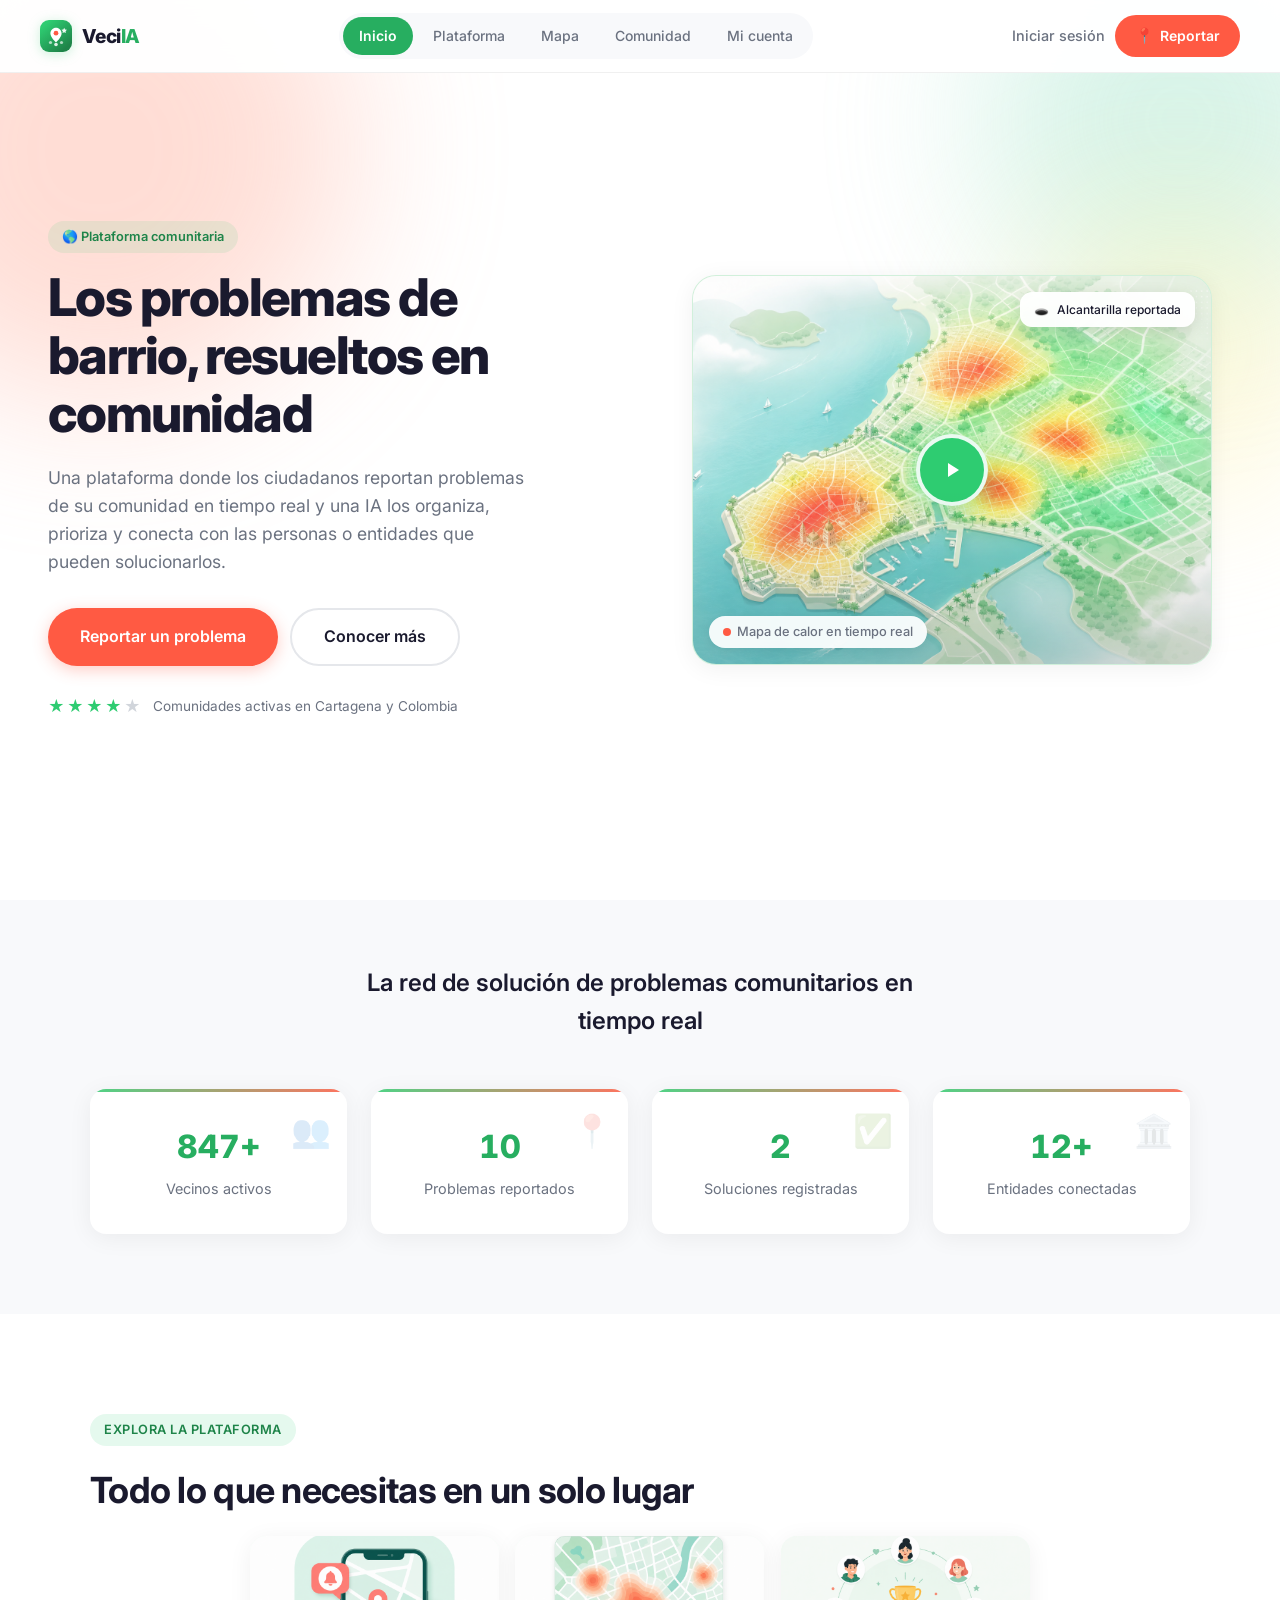
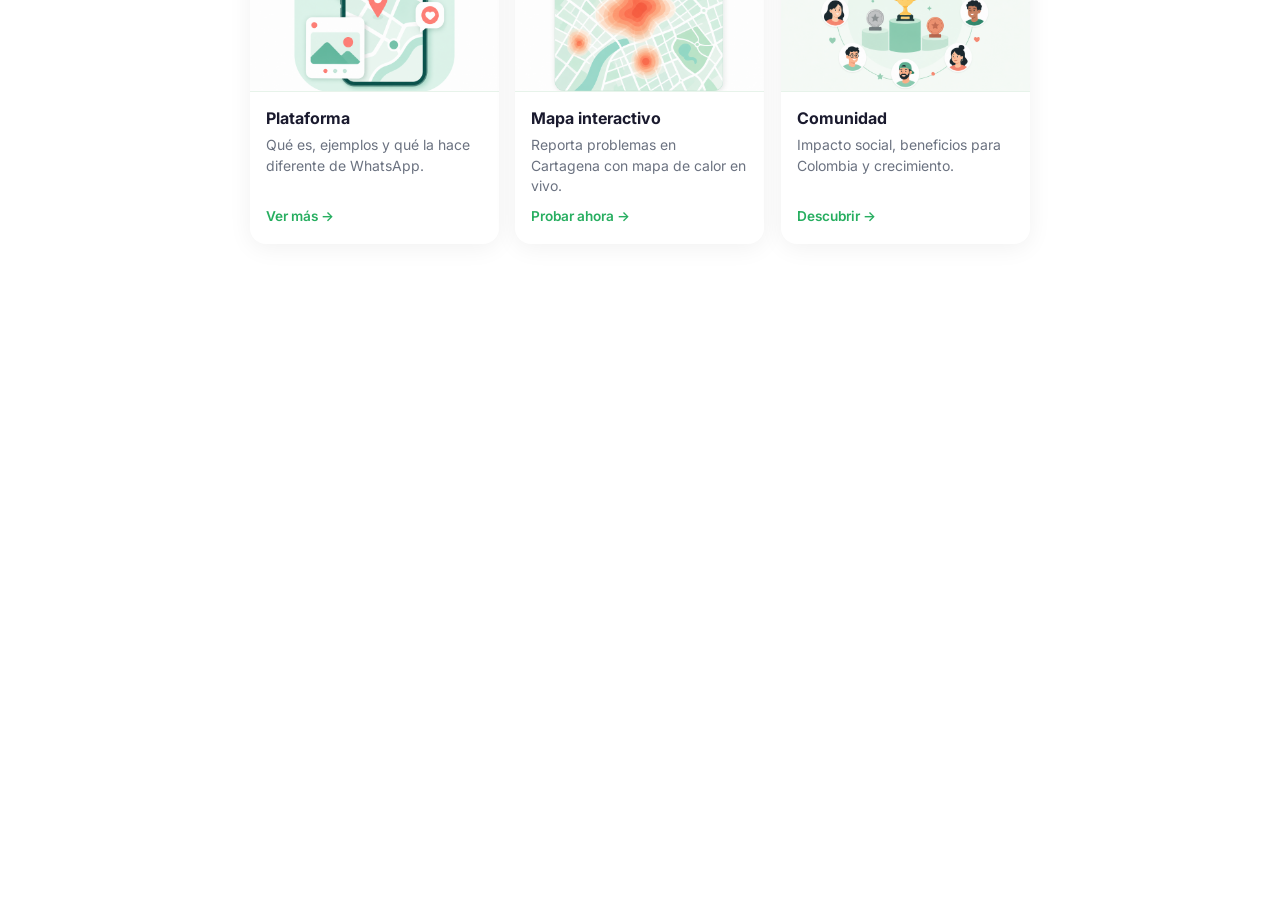
<file: index.html>
<!DOCTYPE html>
<html lang="es">
<head>
  <meta charset="UTF-8">
  <meta name="viewport" content="width=device-width, initial-scale=1.0, viewport-fit=cover">
  <meta name="theme-color" content="#ffffff">
  <meta name="description" content="VeciIA – Reporta problemas de tu barrio en tiempo real. La IA los organiza, prioriza y conecta con quien puede solucionarlos.">
  <title>Inicio – VeciIA</title>
  <link rel="icon" href="logo.svg" type="image/svg+xml">
  <link rel="preload" href="styles.css" as="style">
  <link rel="stylesheet" href="styles.css">
  <link rel="preconnect" href="https://fonts.gstatic.com" crossorigin>
  <link rel="preload" as="style" href="https://fonts.googleapis.com/css2?family=Inter:wght@400;600;700&display=swap" onload="this.onload=null;this.rel='stylesheet'">
  <noscript><link rel="stylesheet" href="https://fonts.googleapis.com/css2?family=Inter:wght@400;600;700&display=swap"></noscript>
</head>
<body data-page="index">
  <div class="blob blob-peach" aria-hidden="true"></div>
  <div class="blob blob-mint" aria-hidden="true"></div>
  <div class="blob blob-yellow" aria-hidden="true"></div>

  <div id="site-header"></div>

  <main class="page-main">
    <section class="hero">
      <div class="hero-content">
        <span class="hero-badge" data-reveal>🌎 Plataforma comunitaria</span>
        <h1 data-reveal data-delay="100">Los problemas de barrio, resueltos en comunidad</h1>
        <p class="hero-desc" data-reveal data-delay="200">
          Una plataforma donde los ciudadanos reportan problemas de su comunidad en tiempo real
          y una IA los organiza, prioriza y conecta con las personas o entidades que pueden solucionarlos.
        </p>
        <div class="hero-actions" data-reveal data-delay="300">
          <a href="mapa.html#reportar" class="btn-primary js-report">Reportar un problema</a>
          <a href="plataforma.html" class="btn-secondary">Conocer más</a>
        </div>
        <div class="social-proof" data-reveal data-delay="400">
          <div class="stars" aria-label="4.8 de 5 estrellas">
            <span class="star filled">★</span>
            <span class="star filled">★</span>
            <span class="star filled">★</span>
            <span class="star filled">★</span>
            <span class="star">★</span>
          </div>
          <span>Comunidades activas en Cartagena y Colombia</span>
        </div>
      </div>
      <div class="hero-visual" data-reveal="right" data-delay="200">
        <div class="hero-image">
          <a href="mapa.html" class="map-preview-link">
            <div class="map-preview">
              <img
                src="assets/hero-heatmap.png"
                alt="Mapa de calor en tiempo real de problemas reportados en Cartagena"
                class="map-preview-img"
                width="640"
                height="480"
                loading="eager"
                fetchpriority="high"
                decoding="async"
              >
              <div class="map-notifications" aria-live="polite"></div>
              <span class="map-label">
                <span class="live-dot"></span>
                Mapa de calor en tiempo real
              </span>
            </div>
            <span class="play-btn" aria-hidden="true">
              <svg width="24" height="24" viewBox="0 0 24 24" fill="white"><path d="M8 5v14l11-7z"/></svg>
            </span>
          </a>
        </div>
      </div>
    </section>

    <section class="stats-section">
      <h2 data-reveal>La red de solución de problemas comunitarios en tiempo real</h2>
      <div class="stats-grid">
        <div class="stat-card stat-card--info" data-reveal data-delay="0">
          <span class="stat-icon" aria-hidden="true">👥</span>
          <span class="stat-number" data-stat="users">847+</span>
          <span class="stat-label">Vecinos activos</span>
        </div>
        <div class="stat-card stat-card--info" data-reveal data-delay="100">
          <span class="stat-icon" aria-hidden="true">📍</span>
          <span class="stat-number" data-stat="reports">10</span>
          <span class="stat-label">Problemas reportados</span>
        </div>
        <div class="stat-card stat-card--info" data-reveal data-delay="200">
          <span class="stat-icon" aria-hidden="true">✅</span>
          <span class="stat-number" data-stat="resolved">2</span>
          <span class="stat-label">Soluciones registradas</span>
        </div>
        <div class="stat-card stat-card--info" data-reveal data-delay="300">
          <span class="stat-icon" aria-hidden="true">🏛️</span>
          <span class="stat-number" data-stat="entities">12+</span>
          <span class="stat-label">Entidades conectadas</span>
        </div>
      </div>
      <div id="connected-entities-panel" class="connected-entities-panel" hidden>
        <p class="connected-entities-lead">Aliados conectados en la red comunitaria</p>
        <div id="connected-entities-list" class="connected-entities-list" role="list"></div>
      </div>
    </section>

    <section class="section">
      <div class="section-inner">
        <span class="section-tag" data-reveal>Explora la plataforma</span>
        <h2 data-reveal data-delay="50">Todo lo que necesitas en un solo lugar</h2>
        <div class="page-cards page-cards--compact">
          <a href="plataforma.html" class="page-card" data-reveal data-delay="0" data-tilt>
            <div class="page-card-media">
              <img src="assets/card-plataforma.png" alt="Plataforma VeciIA" loading="lazy">
            </div>
            <div class="page-card-body">
              <h3>Plataforma</h3>
              <p>Qué es, ejemplos y qué la hace diferente de WhatsApp.</p>
              <span class="page-card-link">Ver más →</span>
            </div>
          </a>
          <a href="mapa.html" class="page-card" data-reveal data-delay="100" data-tilt>
            <div class="page-card-media">
              <img src="assets/card-mapa.png" alt="Mapa interactivo con calor" loading="lazy">
            </div>
            <div class="page-card-body">
              <h3>Mapa interactivo</h3>
              <p>Reporta problemas en Cartagena con mapa de calor en vivo.</p>
              <span class="page-card-link">Probar ahora →</span>
            </div>
          </a>
          <a href="comunidad.html" class="page-card" data-reveal data-delay="200" data-tilt>
            <div class="page-card-media">
              <img src="assets/card-comunidad.png" alt="Comunidad y ranking" loading="lazy">
            </div>
            <div class="page-card-body">
              <h3>Comunidad</h3>
              <p>Impacto social, beneficios para Colombia y crecimiento.</p>
              <span class="page-card-link">Descubrir →</span>
            </div>
          </a>
        </div>
      </div>
    </section>

    <section class="cta-section">
      <div class="cta-inner" data-reveal>
        <h2>¿Listo para transformar tu barrio?</h2>
        <p>Únete a VeciIA y sé parte de la red que resuelve problemas en tiempo real.</p>
        <a href="mapa.html" class="btn-primary btn-large">Comenzar ahora</a>
      </div>
    </section>
  </main>

  <div id="site-footer"></div>
  <div id="site-auth"></div>

  <script src="layout.js" defer></script>
  <script src="app.js" defer></script>
  <script src="ui.js" defer></script>
  <script src="main.js" defer></script>
  <script>
    if (typeof VeciIA !== 'undefined') {
      VeciIA.on('ready', () => {
        const s = VeciIA.getStats();
        document.querySelector('[data-stat="users"]').textContent = s.users.toLocaleString('es-CO') + '+';
        document.querySelector('[data-stat="reports"]').textContent = s.reports.toLocaleString('es-CO');
        document.querySelector('[data-stat="resolved"]').textContent = s.resolved.toLocaleString('es-CO');
        document.querySelector('[data-stat="entities"]').textContent = s.entities + '+';
        VeciIAUI?.renderConnectedEntities?.(VeciIA.getSessionUser());
      });
      VeciIA.on('auth', ({ user }) => VeciIAUI?.renderConnectedEntities?.(user));
    }
  </script>
</body>
</html>
</file>
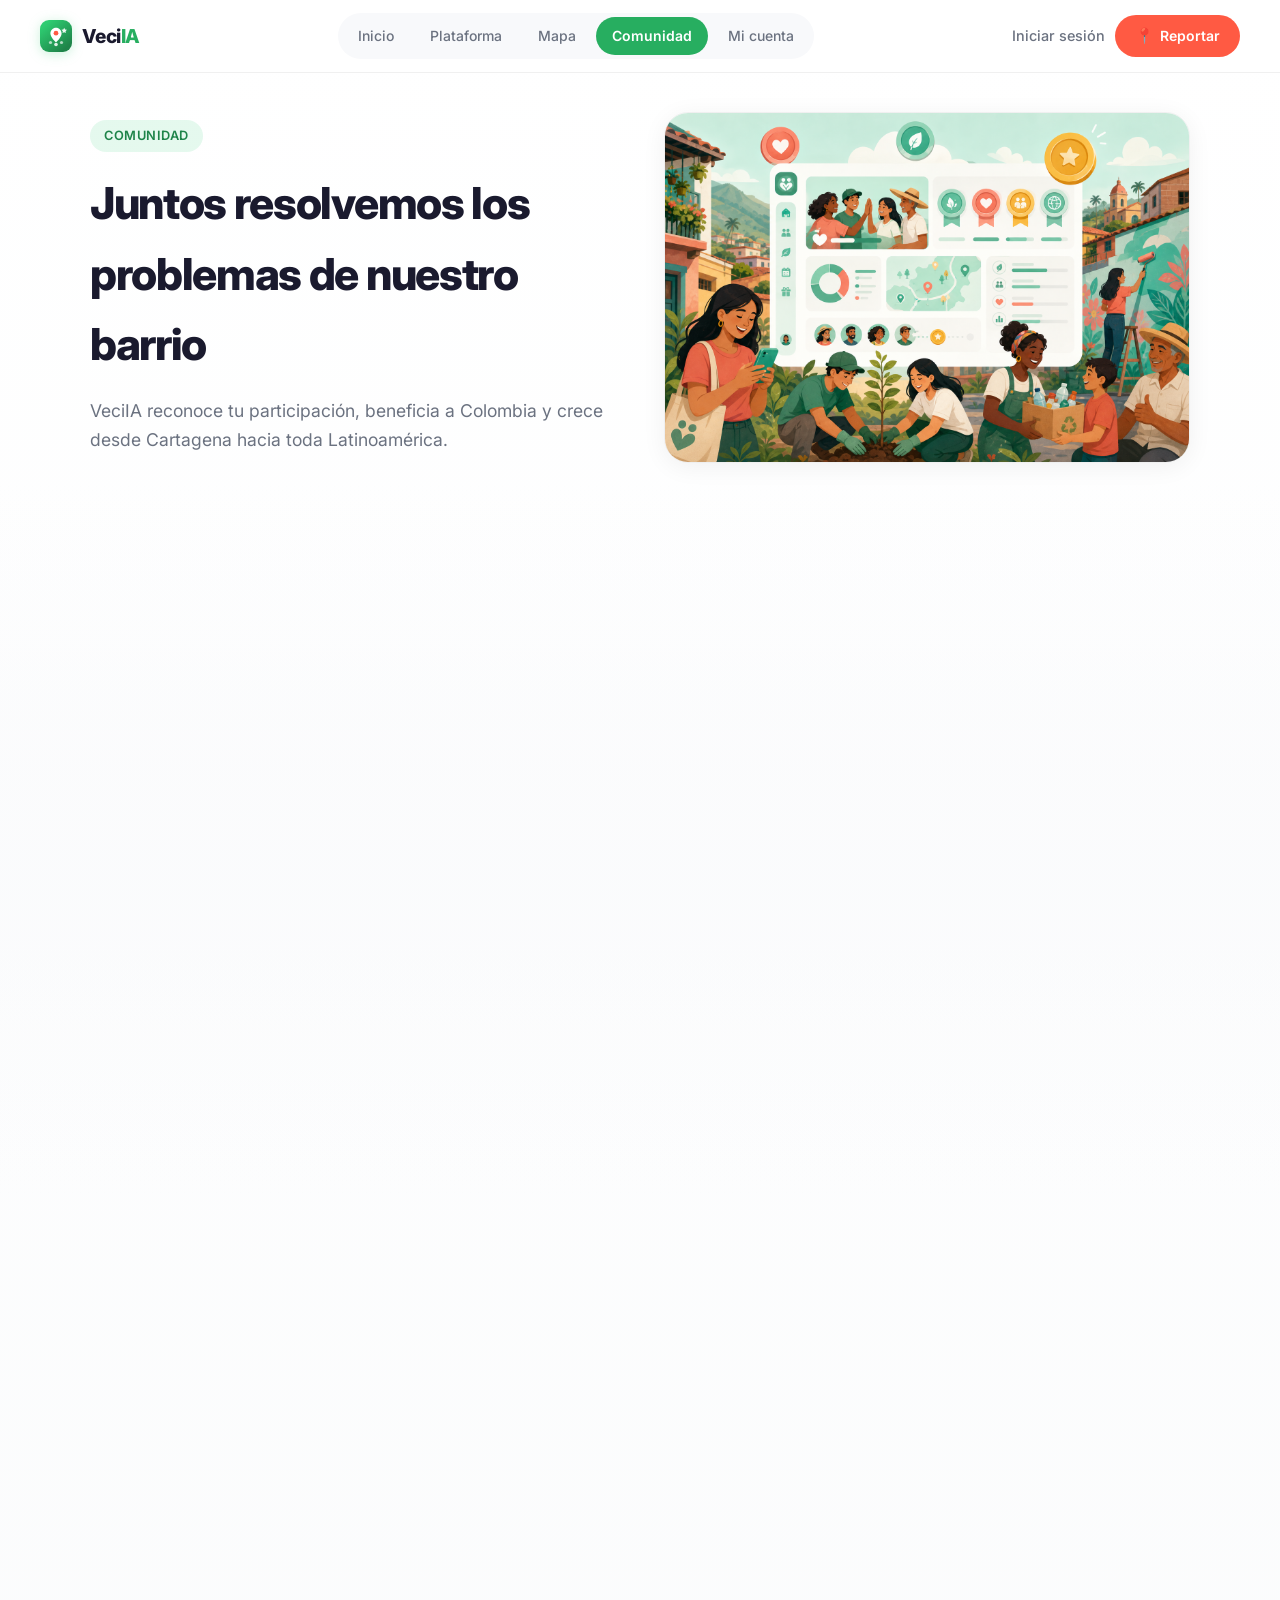
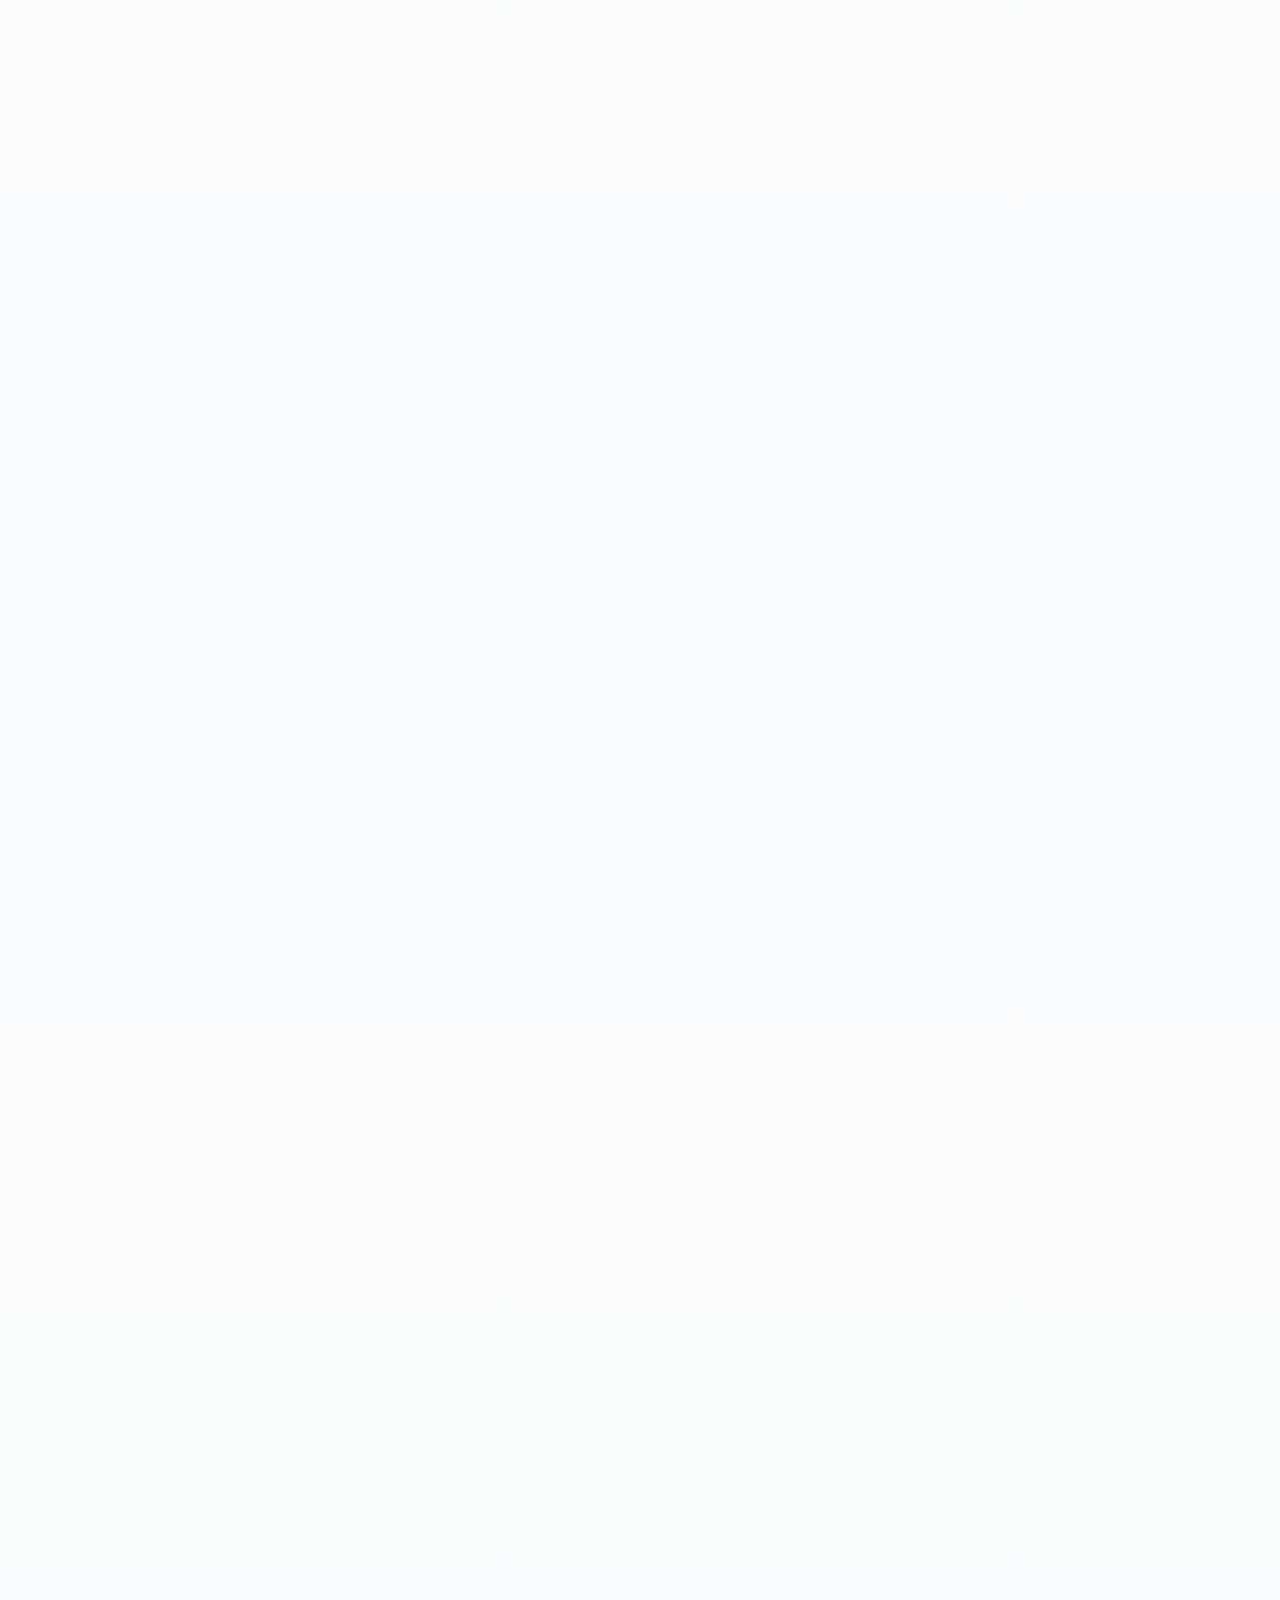
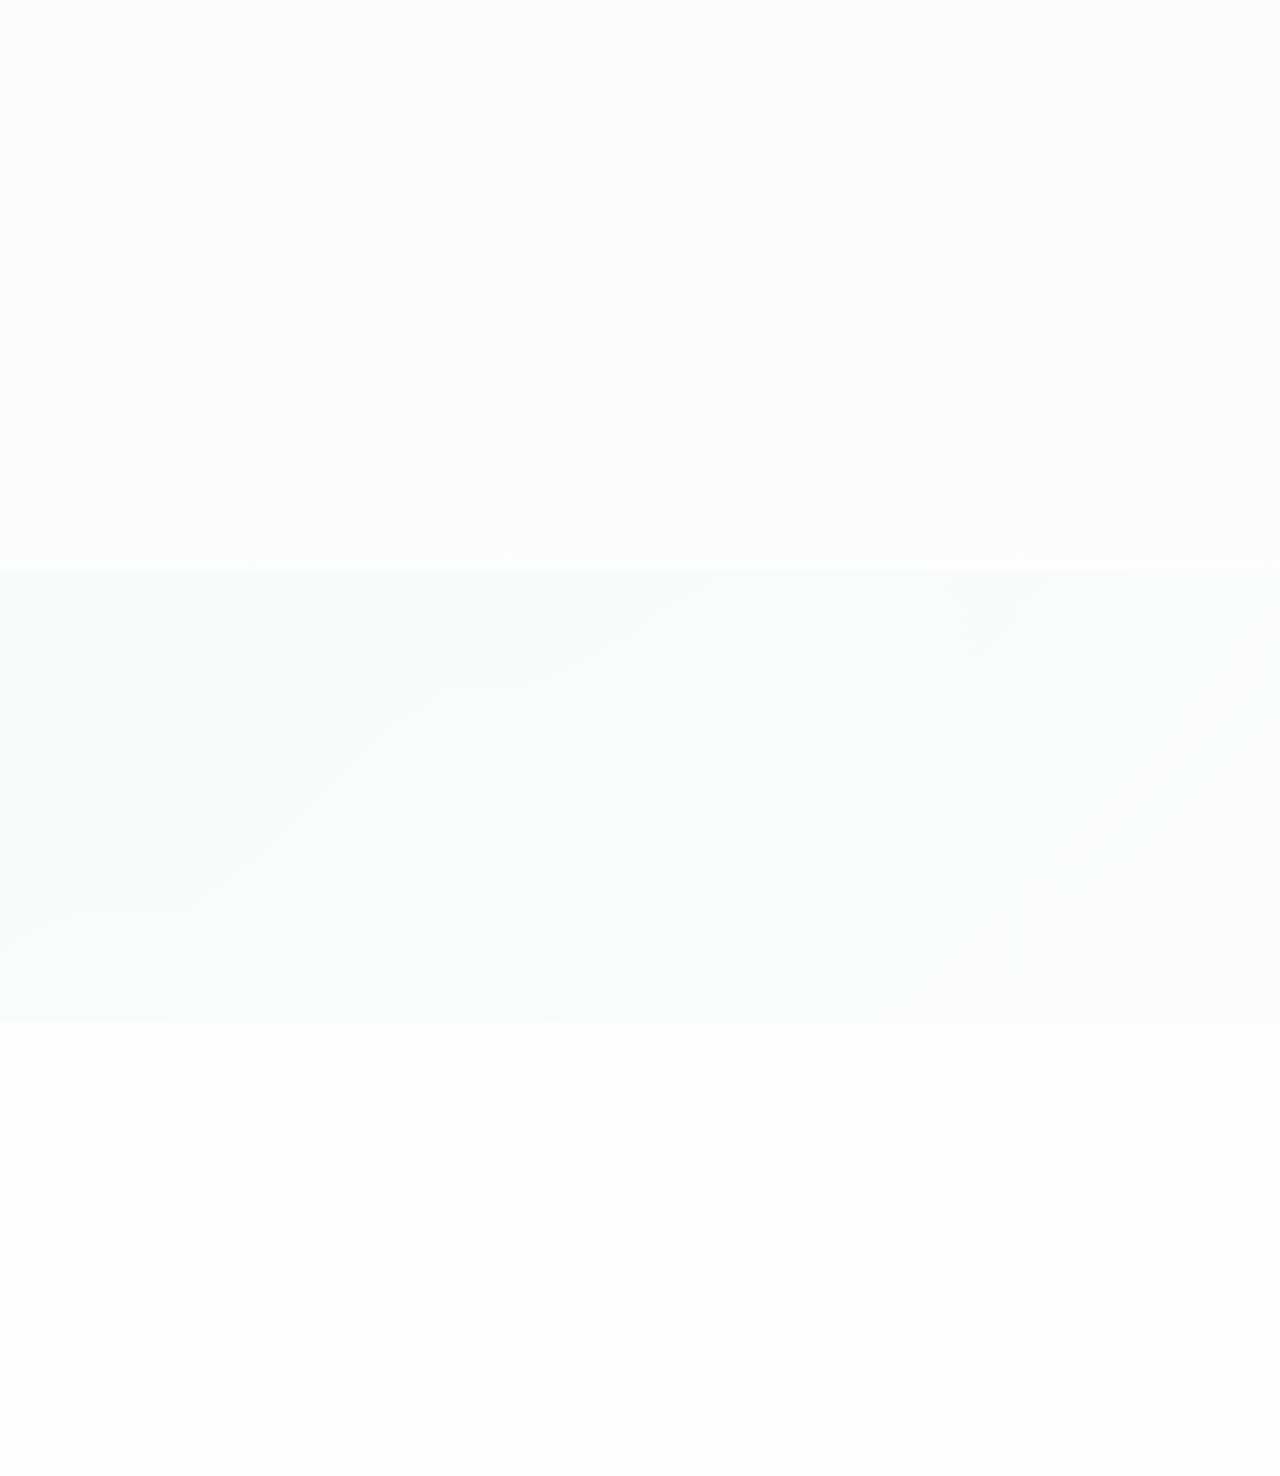
<file: comunidad.html>
<!DOCTYPE html>
<html lang="es">
<head>
  <meta charset="UTF-8">
  <meta name="viewport" content="width=device-width, initial-scale=1.0, viewport-fit=cover">
  <meta name="theme-color" content="#ffffff">
  <meta name="description" content="Índice de Impacto Social, beneficios para Colombia y el potencial de crecimiento de VeciIA.">
  <title>Comunidad – VeciIA</title>
  <link rel="icon" href="logo.svg" type="image/svg+xml">
  <link rel="preload" href="styles.css" as="style">
  <link rel="stylesheet" href="styles.css">
  <link rel="preconnect" href="https://fonts.gstatic.com" crossorigin>
  <link rel="preload" as="style" href="https://fonts.googleapis.com/css2?family=Inter:wght@400;600;700&display=swap" onload="this.onload=null;this.rel='stylesheet'">
  <noscript><link rel="stylesheet" href="https://fonts.googleapis.com/css2?family=Inter:wght@400;600;700&display=swap"></noscript>
</head>
<body data-page="comunidad">
  <div class="blob blob-mint" aria-hidden="true"></div>
  <div class="blob blob-yellow" aria-hidden="true"></div>

  <div id="site-header"></div>

  <main class="page-main">
    <section class="page-hero page-hero-split">
      <div class="section-inner page-hero-grid">
        <div class="page-hero-text">
          <span class="section-tag" data-reveal>Comunidad</span>
          <h1 data-reveal data-delay="50">Juntos resolvemos los problemas de nuestro barrio</h1>
          <p class="page-hero-desc" data-reveal data-delay="100">
            VeciIA reconoce tu participación, beneficia a Colombia y crece desde Cartagena hacia toda Latinoamérica.
          </p>
        </div>
        <div class="page-hero-visual" data-reveal="right" data-delay="150">
          <img src="assets/hero-comunidad.png" alt="Vecinos colaborando en la comunidad" loading="eager">
        </div>
      </div>
    </section>

    <!-- Actividad en tiempo real -->
    <section class="section section-alt section-live">
      <div class="section-inner">
        <div class="live-header" data-reveal>
          <div>
            <span class="section-tag"><span class="live-pulse"></span> En vivo</span>
            <h2>Lo que hace la comunidad ahora mismo</h2>
            <p class="section-lead">Reportes, soluciones y acciones de vecinos en Cartagena.</p>
          </div>
          <div class="live-filters" id="activity-filters">
            <button class="filter-chip active" data-filter="all">Todos</button>
            <button class="filter-chip" data-filter="report">📍 Reportes</button>
            <button class="filter-chip" data-filter="resolved">✅ Resueltos</button>
            <button class="filter-chip" data-filter="story">⭐ Historias</button>
          </div>
        </div>

        <div class="activity-gallery" data-reveal data-delay="100">
          <button type="button" class="gallery-edge-btn gallery-edge-prev" id="gallery-prev" aria-label="Anterior">‹</button>
          <button type="button" class="gallery-edge-btn gallery-edge-next" id="gallery-next" aria-label="Siguiente">›</button>
          <div class="activity-track-wrap">
            <div class="activity-track" id="activity-track"></div>
          </div>
        </div>
      </div>
    </section>

    <!-- Reportes y soluciones -->
    <section class="section section-community-board section-alt">
      <div class="section-inner community-hub">
        <div class="community-hub-header" data-reveal>
          <div>
            <span class="section-tag">Soluciones en comunidad</span>
            <h2>Reportes y problemas resueltos</h2>
            <p class="section-lead community-hub-lead">
              Comparativa en tiempo real y contacto directo con quien reportó o resolvió cada caso.
            </p>
          </div>
        </div>

        <div id="community-charts" class="community-charts" data-reveal data-delay="80" aria-label="Gráficos comparativos de reportes"></div>

        <div class="community-list-panel" data-reveal data-delay="120">
          <div class="community-list-toolbar">
            <div class="community-board-tabs" id="community-board-tabs" role="tablist">
              <button type="button" class="filter-chip active" data-board-tab="open" role="tab" aria-selected="true">📍 Abiertos</button>
              <button type="button" class="filter-chip" data-board-tab="resolved" role="tab" aria-selected="false">✅ Resueltos</button>
              <button type="button" class="filter-chip" data-board-tab="all" role="tab" aria-selected="false">📊 Todos</button>
            </div>
            <span class="community-list-count" id="community-list-count"></span>
          </div>
          <div id="community-board-list" class="reports-table-host"></div>
          <p id="community-board-foot" class="reports-preview-foot" hidden></p>
        </div>
      </div>
    </section>

    <!-- Zonas + ranking -->
    <section class="section section-alt section-dashboard">
      <div class="section-inner">
        <div class="dashboard-shell">
          <div class="dashboard-mobile-tabs" id="dashboard-mobile-tabs" role="tablist" aria-label="Barrios y ranking">
            <button type="button" class="dashboard-tab active" data-dashboard-tab="zones" role="tab" aria-selected="true">📍 Barrios</button>
            <button type="button" class="dashboard-tab" data-dashboard-tab="ranking" role="tab" aria-selected="false">🏆 Ranking</button>
          </div>
          <div class="dashboard-grid" id="dashboard-grid">
          <div class="dashboard-card" data-reveal data-dashboard-panel="zones">
            <span class="section-tag">Zonas de calor</span>
            <h2>Barrios con más reportes</h2>
            <p class="dashboard-desc">La IA identifica dónde se concentran los problemas.</p>
            <div class="zone-stats" id="zone-stats"></div>
            <a href="mapa.html#reportar" class="btn-secondary btn-sm dashboard-link">Ver mapa de calor →</a>
          </div>
          <div class="dashboard-card dashboard-card-accent" data-reveal data-delay="100" data-dashboard-panel="ranking">
            <span class="section-tag">Vecinos destacados</span>
            <h2>Ranking de impacto</h2>
            <p class="dashboard-desc">Los vecinos más activos de Cartagena.</p>
            <div class="leaderboard" id="leaderboard"></div>
          </div>
          </div>
        </div>
      </div>
    </section>

    <section class="section section-impact">
      <div class="section-inner impact-shell">
        <header class="impact-header" data-reveal>
          <span class="section-tag">Función innovadora</span>
          <h2>Cada usuario obtiene un Índice de Impacto Social</h2>
          <p>Si ayudas a resolver problemas en tu comunidad, VeciIA te reconoce y recompensa tu participación.</p>
        </header>

        <div class="impact-widget" data-reveal data-delay="80">
          <div class="impact-widget-main">
            <div class="impact-score-wrap">
              <span class="impact-score">0</span>
              <span class="impact-score-unit">pts</span>
            </div>
            <div class="impact-meter">
              <span class="impact-label">Índice de impacto</span>
              <div class="impact-progress">
                <div class="impact-progress-fill"></div>
              </div>
            </div>
          </div>
          <div class="impact-levels" role="list">
            <div class="level" role="listitem"><span class="level-icon">🥉</span><span class="level-name">Colaborador</span></div>
            <div class="level active" role="listitem"><span class="level-icon">🥈</span><span class="level-name">Vecino activo</span></div>
            <div class="level" role="listitem"><span class="level-icon">🥇</span><span class="level-name">Héroe del barrio</span></div>
          </div>
        </div>

        <ul class="impact-list">
          <li data-reveal data-delay="150">
            <span class="check">✓</span>
            Ganas puntos por cada problema reportado o resuelto
          </li>
          <li data-reveal data-delay="200">
            <span class="check">✓</span>
            Obtienes reconocimientos visibles en tu perfil
          </li>
          <li data-reveal data-delay="250">
            <span class="check">✓</span>
            Empresas pueden ofrecer descuentos o beneficios a los ciudadanos más activos
          </li>
        </ul>
        <a href="mapa.html" class="btn-primary impact-cta" data-reveal data-delay="300">Empezar a ganar puntos</a>
      </div>
    </section>

    <section class="section section-alt section-benefits">
      <div class="section-inner">
        <span class="section-tag" data-reveal>Beneficios para Colombia</span>
        <h2 data-reveal data-delay="50">Una herramienta pensada para nuestras comunidades</h2>
        <div class="benefits-grid">
          <div class="benefit-card" data-reveal data-delay="0">
            <span class="benefit-check">✅</span>
            <h3>Comunidades más organizadas</h3>
            <p>Toda la información en un solo lugar, accesible para todos.</p>
          </div>
          <div class="benefit-card" data-reveal data-delay="100">
            <span class="benefit-check">✅</span>
            <h3>Soluciones más rápidas</h3>
            <p>Menos tiempo perdido buscando a quién contactar.</p>
          </div>
          <div class="benefit-card" data-reveal data-delay="200">
            <span class="benefit-check">✅</span>
            <h3>Menos dependencia de WhatsApp</h3>
            <p>Adiós a los mensajes que se pierden en grupos caóticos.</p>
          </div>
          <div class="benefit-card" data-reveal data-delay="300">
            <span class="benefit-check">✅</span>
            <h3>Mayor participación ciudadana</h3>
            <p>Incentivos que motivan a más vecinos a involucrarse.</p>
          </div>
        </div>
      </div>
    </section>

    <section class="section section-growth">
      <div class="section-inner growth-inner">
        <div class="growth-text">
          <span class="section-tag" data-reveal>Potencial de crecimiento</span>
          <h2 data-reveal data-delay="50">De Cartagena a toda Latinoamérica</h2>
          <p data-reveal data-delay="100">
            Podría empezar en Cartagena y luego expandirse a toda Colombia y Latinoamérica.
            La clave es que no sería una red social, sino una <strong>red de solución de problemas
            comunitarios en tiempo real</strong>, algo que hoy no existe de forma masiva y bien integrada.
          </p>
          <div class="growth-timeline" data-reveal data-delay="150">
            <div class="timeline-step active">
              <span class="step-dot"></span>
              <span>Cartagena</span>
            </div>
            <div class="timeline-line"></div>
            <div class="timeline-step">
              <span class="step-dot"></span>
              <span>Colombia</span>
            </div>
            <div class="timeline-line"></div>
            <div class="timeline-step">
              <span class="step-dot"></span>
              <span>Latinoamérica</span>
            </div>
          </div>
        </div>
        <div class="growth-map growth-map-image" data-reveal="right" data-delay="100">
          <img src="assets/growth-latam.png" alt="Expansión de VeciIA desde Cartagena hacia Latinoamérica" class="growth-map-img" loading="lazy">
        </div>
      </div>
    </section>
  </main>

  <div id="site-footer"></div>
  <div id="site-auth"></div>

  <div id="resolve-modal" class="resolve-modal" aria-hidden="true">
    <div class="resolve-modal-content">
      <button type="button" class="modal-close resolve-modal-close" aria-label="Cerrar">&times;</button>
      <h3>Marcar problema como resuelto</h3>
      <p class="resolve-modal-lead">Solo tú, como autor del reporte, puedes confirmar quién lo solucionó. Se generará una constancia de validación.</p>
      <form id="resolve-form">
        <input type="hidden" id="resolve-report-id">
        <label for="resolve-solver-name">¿Quién solucionó el problema?</label>
        <input type="text" id="resolve-solver-name" placeholder="Nombre de la persona o entidad" required maxlength="80">
        <label for="resolve-solver-phone">WhatsApp del solucionador (opcional)</label>
        <input type="tel" id="resolve-solver-phone" placeholder="Ej: 3107051660" maxlength="15">
        <button type="submit" class="btn-primary btn-block">Confirmar y generar constancia</button>
      </form>
    </div>
  </div>

  <div id="certificate-modal" class="cert-modal" aria-hidden="true">
    <div class="cert-modal-content">
      <button type="button" class="modal-close cert-modal-close" aria-label="Cerrar">&times;</button>
      <div id="certificate-body"></div>
      <div class="cert-modal-actions">
        <button type="button" id="btn-share-cert-wa" class="btn-primary">Compartir constancia por WhatsApp</button>
        <button type="button" class="btn-secondary cert-modal-close-btn">Cerrar</button>
      </div>
    </div>
  </div>

  <script src="layout.js" defer></script>
  <script src="app.js" defer></script>
  <script src="comunidad.js" defer></script>
  <script src="ui.js" defer></script>
  <script src="main.js" defer></script>
</body>
</html>
</file>
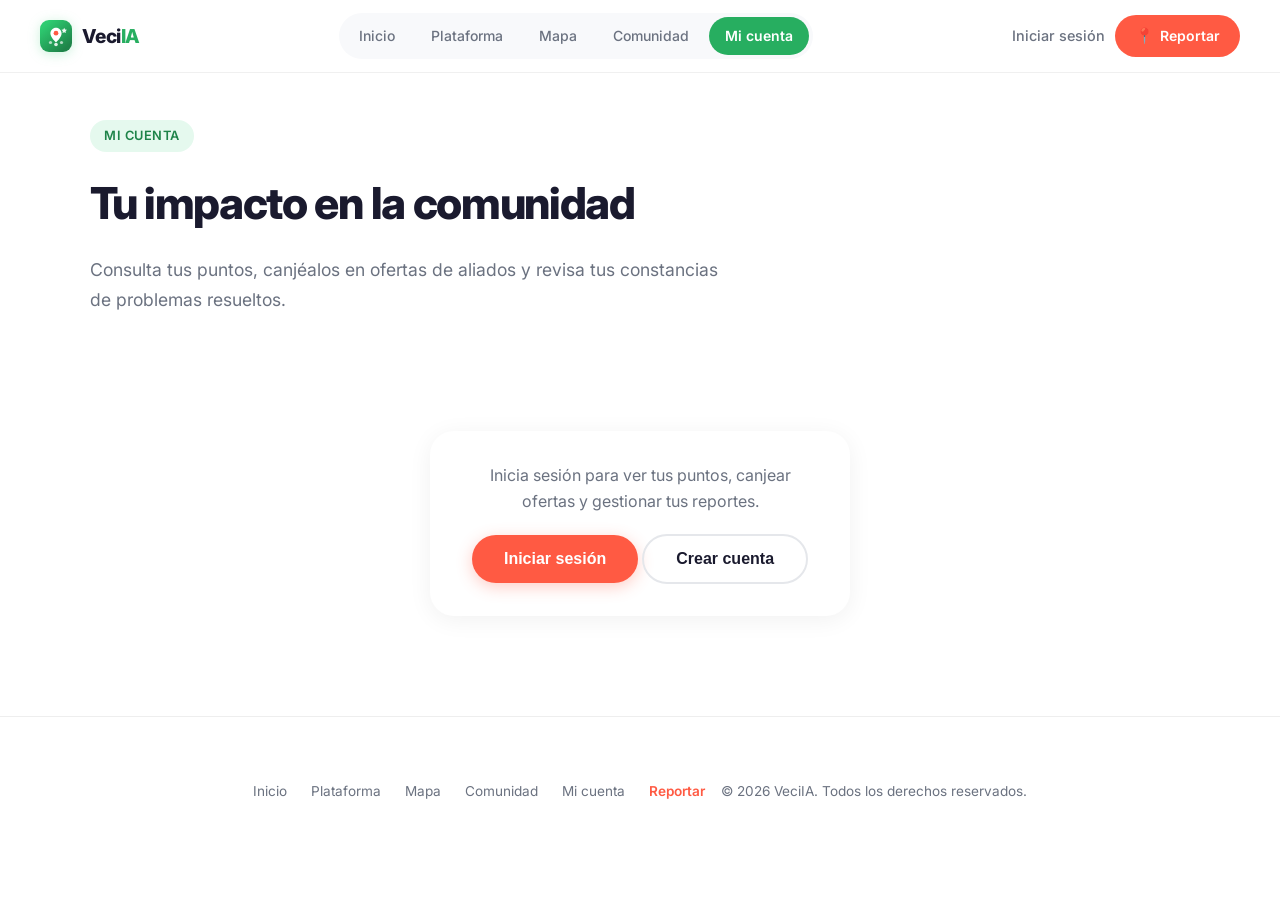
<file: cuenta.html>
<!DOCTYPE html>
<html lang="es">
<head>
  <meta charset="UTF-8">
  <meta name="viewport" content="width=device-width, initial-scale=1.0, viewport-fit=cover">
  <meta name="theme-color" content="#ffffff">
  <meta name="description" content="Tu cuenta VeciIA: puntos de impacto, canje en aliados y constancias de problemas resueltos.">
  <title>Mi cuenta – VeciIA</title>
  <link rel="icon" href="logo.svg" type="image/svg+xml">
  <link rel="preload" href="styles.css" as="style">
  <link rel="stylesheet" href="styles.css">
  <link rel="preconnect" href="https://fonts.gstatic.com" crossorigin>
  <link rel="preload" as="style" href="https://fonts.googleapis.com/css2?family=Inter:wght@400;600;700&display=swap" onload="this.onload=null;this.rel='stylesheet'">
  <noscript><link rel="stylesheet" href="https://fonts.googleapis.com/css2?family=Inter:wght@400;600;700&display=swap"></noscript>
</head>
<body data-page="cuenta">
  <div id="site-header"></div>

  <main class="page-main">
    <section class="page-hero">
      <div class="section-inner">
        <span class="section-tag">Mi cuenta</span>
        <h1>Tu impacto en la comunidad</h1>
        <p class="page-hero-desc">Consulta tus puntos, canjéalos en ofertas de aliados y revisa tus constancias de problemas resueltos.</p>
      </div>
    </section>

    <section class="section" id="cuenta-guest">
      <div class="section-inner cuenta-guest-box">
        <p>Inicia sesión para ver tus puntos, canjear ofertas y gestionar tus reportes.</p>
        <button type="button" class="btn-primary" data-open-auth="login">Iniciar sesión</button>
        <button type="button" class="btn-secondary" data-open-auth="register">Crear cuenta</button>
      </div>
    </section>

    <section class="section logged-in-only" id="cuenta-content">
      <div class="section-inner cuenta-layout">
        <aside class="cuenta-profile-card">
          <div class="cuenta-avatar" id="cuenta-avatar">V</div>
          <h2 id="cuenta-name">Vecino</h2>
          <p class="cuenta-meta" id="cuenta-email">correo@ejemplo.com</p>
          <p class="cuenta-meta" id="cuenta-barrio">Cartagena</p>
          <div class="cuenta-points-box">
            <span class="cuenta-points-label">Puntos disponibles</span>
            <strong class="cuenta-points-value" id="cuenta-points">0</strong>
            <small id="cuenta-level">🥉 Colaborador</small>
            <ul class="points-hints" id="points-hints" aria-label="Cómo ganar puntos"></ul>
          </div>
          <form id="cuenta-profile-form" class="cuenta-profile-form">
            <label for="cuenta-phone">WhatsApp de contacto</label>
            <input type="tel" id="cuenta-phone" name="cuenta-phone" placeholder="Ej: 3207149637" maxlength="15" inputmode="numeric" autocomplete="tel-national">
            <small class="form-hint">10 dígitos, sin +57. Ejemplo: 3207149637</small>
            <button type="submit" class="btn-secondary btn-sm btn-block">Guardar teléfono</button>
          </form>
          <a href="mapa.html#reportar" class="btn-primary btn-block js-report">Reportar en el mapa</a>
        </aside>

        <div class="cuenta-main">
          <div class="cuenta-block">
            <h2>🎁 Canjear puntos en aliados</h2>
            <p class="section-lead cuenta-block-lead">Patrocinios de supermercados, farmacias y comercios locales. Canjea con tus puntos de impacto.</p>
            <div id="offers-grid" class="offers-grid"></div>
          </div>

          <div class="cuenta-block" id="cuenta-block-certs" hidden>
            <h2>📜 Constancias de solución</h2>
            <div id="certificates-list" class="certificates-list"></div>
          </div>

          <div class="cuenta-block" id="cuenta-block-reports" hidden>
            <h2>📋 Mis publicaciones</h2>
            <div id="my-reports-list" class="my-reports-list"></div>
          </div>

          <div class="cuenta-block" id="cuenta-block-redemptions" hidden>
            <h2>🛍️ Canjes realizados</h2>
            <div id="redemptions-list" class="redemptions-list"></div>
          </div>
        </div>
      </div>
    </section>
  </main>

  <div id="certificate-modal" class="cert-modal" aria-hidden="true">
    <div class="cert-modal-content">
      <button type="button" class="modal-close cert-modal-close" aria-label="Cerrar">&times;</button>
      <div id="certificate-body"></div>
      <div class="cert-modal-actions">
        <button type="button" id="btn-share-cert-wa" class="btn-primary">Compartir por WhatsApp</button>
        <button type="button" class="btn-secondary cert-modal-close-btn">Cerrar</button>
      </div>
    </div>
  </div>

  <div id="site-footer"></div>
  <div id="site-auth"></div>

  <script src="layout.js" defer></script>
  <script src="app.js" defer></script>
  <script src="ui.js" defer></script>
  <script src="cuenta.js" defer></script>
  <script src="main.js" defer></script>
</body>
</html>
</file>
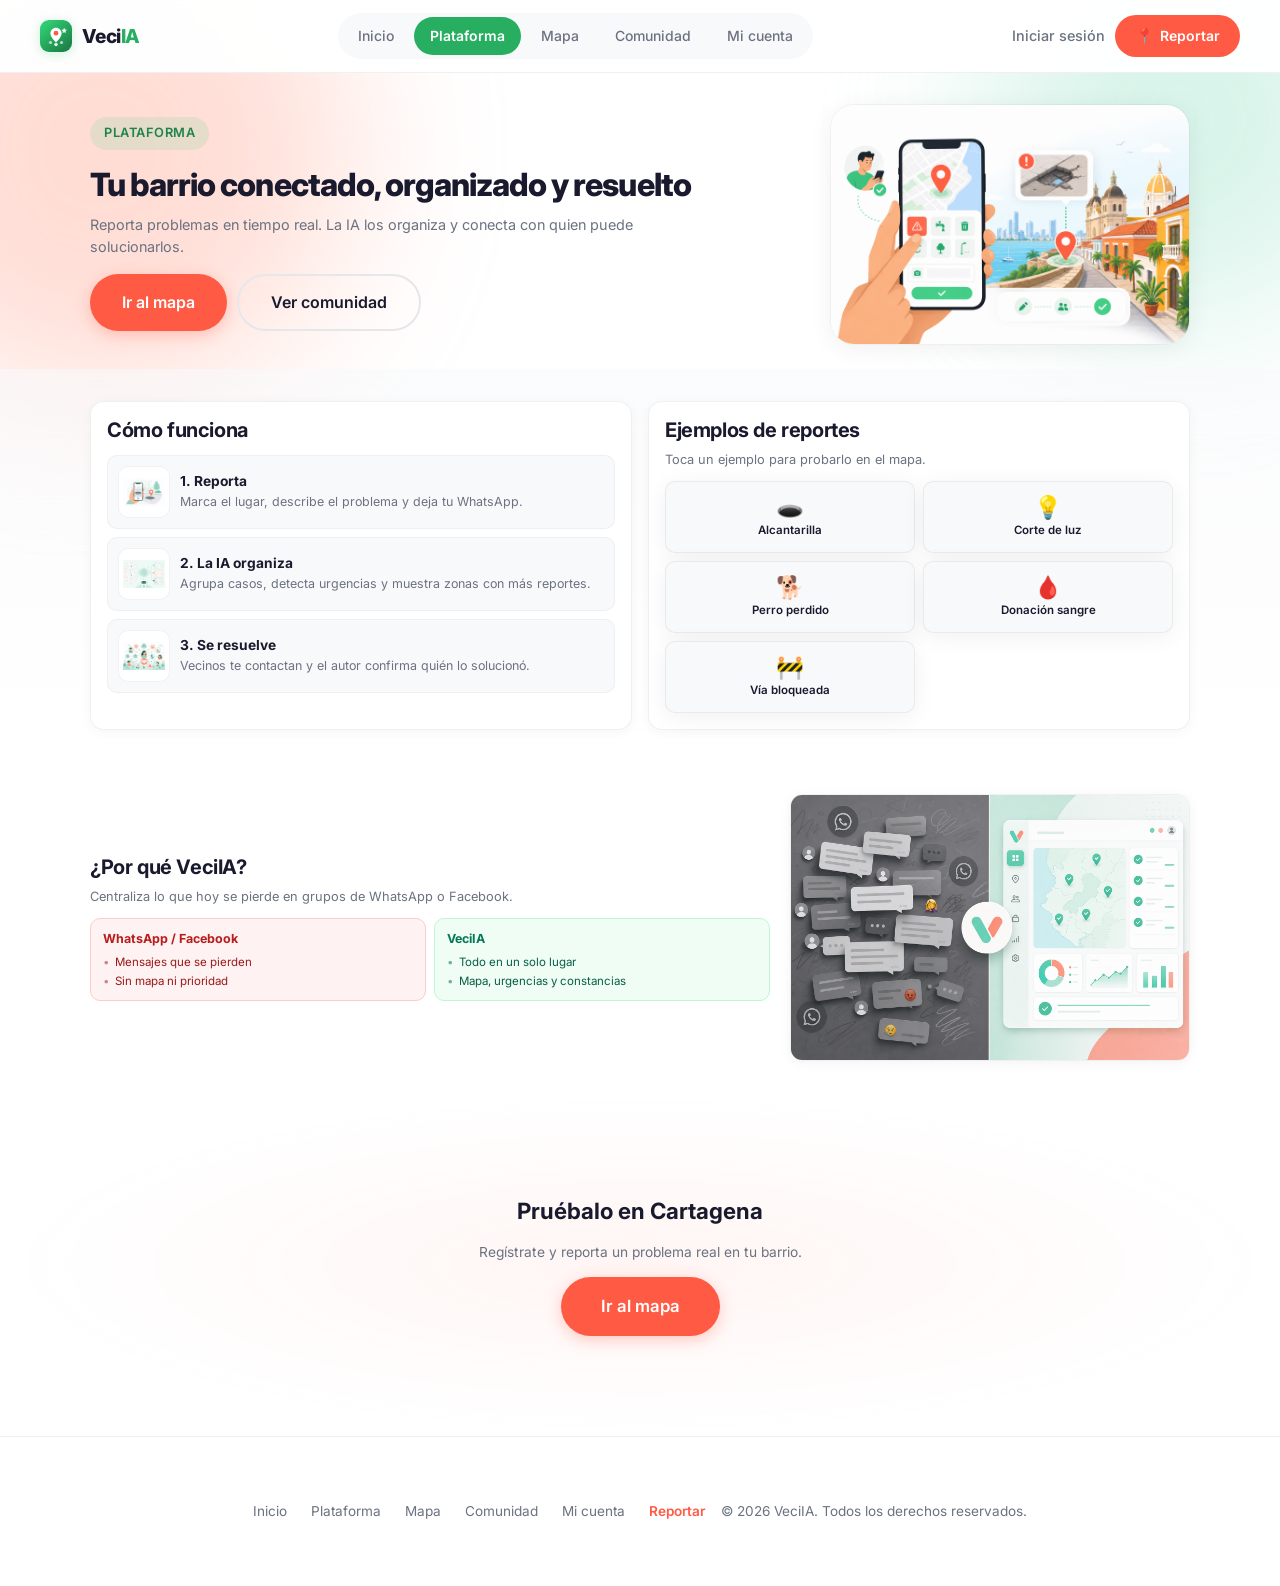
<file: plataforma.html>
<!DOCTYPE html>
<html lang="es">
<head>
  <meta charset="UTF-8">
  <meta name="viewport" content="width=device-width, initial-scale=1.0, viewport-fit=cover">
  <meta name="theme-color" content="#ffffff">
  <meta name="description" content="Conoce cómo funciona VeciIA: reportes en tiempo real, IA que organiza y conecta con quien puede ayudar.">
  <title>Plataforma – VeciIA</title>
  <link rel="icon" href="logo.svg" type="image/svg+xml">
  <link rel="preload" href="styles.css" as="style">
  <link rel="stylesheet" href="styles.css">
  <link rel="preconnect" href="https://fonts.gstatic.com" crossorigin>
  <link rel="preload" as="style" href="https://fonts.googleapis.com/css2?family=Inter:wght@400;600;700&display=swap" onload="this.onload=null;this.rel='stylesheet'">
  <noscript><link rel="stylesheet" href="https://fonts.googleapis.com/css2?family=Inter:wght@400;600;700&display=swap"></noscript>
</head>
<body data-page="plataforma">
  <div class="blob blob-peach" aria-hidden="true"></div>
  <div class="blob blob-mint" aria-hidden="true"></div>

  <div id="site-header"></div>

  <main class="page-main">
    <section class="page-hero platform-hero">
      <div class="section-inner platform-hero-grid">
        <div class="platform-hero-copy">
          <span class="section-tag" data-reveal>Plataforma</span>
          <h1 data-reveal data-delay="50">Tu barrio conectado, organizado y resuelto</h1>
          <p class="platform-hero-lead" data-reveal data-delay="100">
            Reporta problemas en tiempo real. La IA los organiza y conecta con quien puede solucionarlos.
          </p>
          <div class="platform-hero-actions" data-reveal data-delay="150">
            <a href="mapa.html" class="btn-primary">Ir al mapa</a>
            <a href="comunidad.html" class="btn-secondary">Ver comunidad</a>
          </div>
        </div>
        <div class="platform-hero-visual" data-reveal data-delay="100">
          <img src="assets/hero-plataforma.png" alt="Vecino reportando un problema desde el celular" loading="eager">
        </div>
      </div>
    </section>

    <section class="section platform-hub">
      <div class="section-inner platform-hub-grid">
        <div class="platform-hub-block" data-reveal>
          <h2>Cómo funciona</h2>
          <div class="platform-steps">
            <article class="platform-step">
              <img class="platform-step-thumb" src="assets/feature-reporta.png" alt="" width="56" height="56" loading="lazy">
              <div class="platform-step-body">
                <h3>1. Reporta</h3>
                <p>Marca el lugar, describe el problema y deja tu WhatsApp.</p>
              </div>
            </article>
            <article class="platform-step">
              <img class="platform-step-thumb" src="assets/feature-ia.png" alt="" width="56" height="56" loading="lazy">
              <div class="platform-step-body">
                <h3>2. La IA organiza</h3>
                <p>Agrupa casos, detecta urgencias y muestra zonas con más reportes.</p>
              </div>
            </article>
            <article class="platform-step">
              <img class="platform-step-thumb" src="assets/feature-conecta.png" alt="" width="56" height="56" loading="lazy">
              <div class="platform-step-body">
                <h3>3. Se resuelve</h3>
                <p>Vecinos te contactan y el autor confirma quién lo solucionó.</p>
              </div>
            </article>
          </div>
        </div>

        <div class="platform-hub-block platform-hub-block--examples" data-reveal data-delay="80">
          <h2>Ejemplos de reportes</h2>
          <p class="platform-hub-hint">Toca un ejemplo para probarlo en el mapa.</p>
          <ul class="platform-examples-grid">
            <li class="example-card platform-example" data-example="Hay una alcantarilla destapada en este sector.">
              <span class="example-icon">🕳️</span>
              <span>Alcantarilla</span>
            </li>
            <li class="example-card platform-example" data-example="Se fue la luz en esta calle.">
              <span class="example-icon">💡</span>
              <span>Corte de luz</span>
            </li>
            <li class="example-card platform-example" data-example="Hay un perro perdido.">
              <span class="example-icon">🐕</span>
              <span>Perro perdido</span>
            </li>
            <li class="example-card platform-example" data-example="Se necesita sangre para un paciente.">
              <span class="example-icon">🩸</span>
              <span>Donación sangre</span>
            </li>
            <li class="example-card platform-example" data-example="Hay una vía bloqueada.">
              <span class="example-icon">🚧</span>
              <span>Vía bloqueada</span>
            </li>
          </ul>
        </div>
      </div>
    </section>

    <section class="section section-platform-value">
      <div class="section-inner platform-value-grid">
        <div class="platform-value-copy" data-reveal>
          <h2>¿Por qué VeciIA?</h2>
          <p class="platform-value-lead">
            Centraliza lo que hoy se pierde en grupos de WhatsApp o Facebook.
          </p>
          <div class="platform-vs">
            <div class="platform-vs-card platform-vs-card--bad">
              <h3>WhatsApp / Facebook</h3>
              <ul>
                <li>Mensajes que se pierden</li>
                <li>Sin mapa ni prioridad</li>
              </ul>
            </div>
            <div class="platform-vs-card platform-vs-card--good">
              <h3>VeciIA</h3>
              <ul>
                <li>Todo en un solo lugar</li>
                <li>Mapa, urgencias y constancias</li>
              </ul>
            </div>
          </div>
        </div>
        <div class="platform-value-visual" data-reveal data-delay="80">
          <img src="assets/platform-compare.png" alt="Comparación: WhatsApp caótico vs VeciIA organizado" loading="lazy">
        </div>
      </div>
    </section>

    <section class="cta-section cta-section--compact">
      <div class="cta-inner" data-reveal>
        <h2>Pruébalo en Cartagena</h2>
        <p>Regístrate y reporta un problema real en tu barrio.</p>
        <a href="mapa.html" class="btn-primary btn-large">Ir al mapa</a>
      </div>
    </section>
  </main>

  <div id="site-footer"></div>
  <div id="site-auth"></div>

  <script src="layout.js" defer></script>
  <script src="app.js" defer></script>
  <script src="ui.js" defer></script>
  <script src="main.js" defer></script>
</body>
</html>
</file>
<file: styles.css>
*, *::before, *::after {
  box-sizing: border-box;
  margin: 0;
  padding: 0;
}

:root {
  --coral: #ff5a43;
  --coral-dark: #e84a35;
  --green: #2ecc71;
  --green-dark: #27ae60;
  --green-deep: #1e8449;
  --text: #1a1a2e;
  --text-muted: #6b7280;
  --bg: #ffffff;
  --bg-alt: #f8f9fb;
  --card-shadow: 0 4px 24px rgba(0, 0, 0, 0.06);
  --card-shadow-hover: 0 12px 40px rgba(0, 0, 0, 0.12);
  --radius: 16px;
  --radius-lg: 24px;
  --font: 'Inter', system-ui, -apple-system, sans-serif;
  --header-h: 72px;
  --safe-top: 0px;
  --safe-bottom: 0px;
  --ease-out: cubic-bezier(0.22, 1, 0.36, 1);
  --ease-spring: cubic-bezier(0.34, 1.56, 0.64, 1);
}

html {
  scroll-behavior: smooth;
  overflow-x: hidden;
  max-width: 100%;
  -webkit-text-size-adjust: 100%;
  text-size-adjust: 100%;
}

body {
  font-family: var(--font);
  color: var(--text);
  background: var(--bg);
  line-height: 1.6;
  overflow-x: hidden;
  max-width: 100%;
  min-width: 0;
  -webkit-font-smoothing: antialiased;
}

/* Render below-the-fold sections lazily */
main > .section:not(.page-hero),
main > .stats-section,
.cta-section,
.section-alt,
.section-benefits,
.section-growth,
.section-live,
.section-impact {
  content-visibility: auto;
  contain-intrinsic-size: auto 360px;
}

.hero,
.page-hero,
.map-page-header {
  content-visibility: visible;
}

img, video, svg, canvas {
  max-width: 100%;
  height: auto;
}

.page-main,
.section-inner,
.header-inner {
  min-width: 0;
  max-width: 100%;
}

body.menu-open {
  overflow: hidden;
}

/* ── Scroll reveal ── */
[data-reveal] {
  opacity: 0;
  transform: translateY(32px);
  transition: opacity 0.7s var(--ease-out), transform 0.7s var(--ease-out);
}

[data-reveal="left"] {
  transform: translateX(-40px);
}

[data-reveal="right"] {
  transform: translateX(40px);
}

[data-reveal].revealed {
  opacity: 1;
  transform: translate(0, 0);
}

@media (prefers-reduced-motion: reduce) {
  [data-reveal] {
    opacity: 1;
    transform: none;
    transition: none;
  }

  *, *::before, *::after {
    animation-duration: 0.01ms !important;
    transition-duration: 0.01ms !important;
  }
}

/* ── Background blobs ── */
.blob {
  position: fixed;
  border-radius: 50%;
  filter: blur(80px);
  opacity: 0.45;
  pointer-events: none;
  z-index: -1;
  transition: transform 0.6s ease-out;
  will-change: transform;
}

.blob-peach {
  width: min(500px, 80vw);
  height: min(500px, 80vw);
  background: #ffb4a2;
  top: -100px;
  left: -150px;
  animation: float 8s ease-in-out infinite;
}

.blob-mint {
  width: min(400px, 70vw);
  height: min(400px, 70vw);
  background: #a8e6cf;
  top: -80px;
  right: -100px;
  animation: float 10s ease-in-out infinite reverse;
}

.blob-yellow {
  width: min(300px, 60vw);
  height: min(300px, 60vw);
  background: #fff3b0;
  top: 200px;
  right: -50px;
  animation: float 12s ease-in-out infinite 2s;
}

@keyframes float {
  0%, 100% { transform: translate(0, 0); }
  33% { transform: translate(20px, -15px); }
  66% { transform: translate(-10px, 10px); }
}

/* ── Nav overlay ── */
.nav-overlay {
  position: fixed;
  inset: 0;
  background: rgba(0, 0, 0, 0.4);
  backdrop-filter: blur(4px);
  z-index: 98;
  opacity: 0;
  visibility: hidden;
  transition: opacity 0.3s, visibility 0.3s;
}

.nav-overlay.visible {
  opacity: 1;
  visibility: visible;
}

/* ── Header ── */
.header {
  position: fixed;
  top: 0;
  left: 0;
  right: 0;
  z-index: 100;
  background: rgba(255, 255, 255, 0.97);
  backdrop-filter: blur(12px);
  -webkit-backdrop-filter: blur(12px);
  border-bottom: 1px solid rgba(0, 0, 0, 0.06);
  transition: box-shadow 0.3s var(--ease-out);
}

.header.scrolled {
  box-shadow: 0 4px 24px rgba(0, 0, 0, 0.08);
}

.header-inner {
  display: flex;
  align-items: center;
  justify-content: space-between;
  gap: 16px;
  max-width: 1280px;
  margin: 0 auto;
  padding: 0 clamp(16px, 4vw, 40px);
  height: var(--header-h);
}

.page-main {
  padding-top: calc(var(--header-h) + var(--safe-top));
}

.page-main--map {
  padding-top: calc(var(--header-h) + var(--safe-top));
}

.header-actions {
  display: flex;
  align-items: center;
  gap: 10px;
  flex-shrink: 0;
  min-width: 0;
}

.header-actions .user-menu {
  margin-right: 4px;
}

.logo {
  display: flex;
  align-items: center;
  gap: 10px;
  font-weight: 800;
  font-size: 1.2rem;
  color: var(--text);
  text-decoration: none;
  z-index: 101;
  transition: transform 0.2s var(--ease-spring);
  min-width: 0;
  flex-shrink: 0;
}

.logo:hover {
  transform: scale(1.02);
}

.logo-icon {
  display: flex;
  align-items: center;
  justify-content: center;
  flex-shrink: 0;
  line-height: 0;
  filter: drop-shadow(0 2px 6px rgba(46, 204, 113, 0.25));
  transition: transform 0.4s var(--ease-spring), filter 0.3s;
}

.logo-text {
  letter-spacing: -0.03em;
  white-space: nowrap;
}

.logo-ia {
  color: var(--green-dark);
}

.logo:hover .logo-icon {
  transform: rotate(-6deg) scale(1.05);
  filter: drop-shadow(0 4px 10px rgba(46, 204, 113, 0.35));
}

.nav {
  display: flex;
  align-items: center;
  gap: 4px;
  background: var(--bg-alt);
  padding: 4px;
  border-radius: 50px;
}

.nav-drawer-head,
.nav-drawer-foot,
.nav-links-group {
  display: contents;
}

.nav-drawer-tagline {
  display: none;
}

.nav-link {
  color: var(--text-muted);
  text-decoration: none;
  font-size: 0.875rem;
  font-weight: 500;
  padding: 8px 16px;
  border-radius: 50px;
  transition: color 0.2s, background 0.2s;
  white-space: nowrap;
}

.nav-link:hover {
  color: var(--text);
  background: rgba(255, 255, 255, 0.8);
}

.nav-link.active {
  color: white;
  background: var(--green-dark);
  font-weight: 600;
}

.header-cta {
  display: inline-flex;
  align-items: center;
  gap: 6px;
  padding: 10px 20px;
  background: var(--coral);
  color: white !important;
  text-decoration: none;
  border-radius: 50px;
  font-size: 0.875rem;
  font-weight: 600;
  transition: background 0.2s, transform 0.2s;
  white-space: nowrap;
  flex-shrink: 0;
  z-index: 101;
}

.header-cta-icon {
  font-size: 0.95rem;
  line-height: 1;
}

.header-cta:hover {
  background: var(--coral-dark);
  transform: translateY(-1px);
}

.nav-mobile-only {
  display: none;
}

.nav-report-mobile {
  background: var(--coral) !important;
  color: white !important;
  font-weight: 600;
  margin-top: 8px;
  text-align: center;
}

body.logged-in .sign-in,
body.logged-in .sign-in-nav {
  display: none !important;
}

body.logged-in .header-cta {
  background: var(--green-dark);
}

body.logged-in .header-cta:hover {
  background: var(--green-deep);
}

.sign-in {
  color: var(--text-muted);
  text-decoration: none;
  font-size: 0.9rem;
  font-weight: 500;
  transition: color 0.2s;
  z-index: 101;
}

.sign-in:hover {
  color: var(--text);
}

/* Botón flotante Reportar (visible en todas las páginas) */
.fab-report {
  display: none;
  position: fixed;
  bottom: calc(20px + var(--safe-bottom));
  right: 16px;
  z-index: 90;
  align-items: center;
  gap: 8px;
  padding: 14px 20px;
  background: var(--coral);
  color: white !important;
  text-decoration: none;
  border-radius: 50px;
  font-size: 0.9rem;
  font-weight: 700;
  box-shadow: 0 8px 28px rgba(255, 90, 67, 0.45);
  transition: transform 0.2s var(--ease-out), box-shadow 0.2s, background 0.2s;
}

.fab-report:hover {
  background: var(--coral-dark);
  transform: translateY(-2px);
  box-shadow: 0 12px 32px rgba(255, 90, 67, 0.5);
}

.fab-report-icon {
  font-size: 1.1rem;
  line-height: 1;
}

body.logged-in .fab-report {
  background: var(--green-dark);
  box-shadow: 0 8px 28px rgba(39, 174, 96, 0.4);
}

body.logged-in .fab-report:hover {
  background: var(--green-deep);
  box-shadow: 0 12px 32px rgba(39, 174, 96, 0.45);
}

body[data-page="mapa"] .fab-report {
  display: none !important;
}

body[data-page="mapa"].logged-in .map-page-body {
  padding-bottom: calc(48px + var(--safe-bottom));
}

.footer-report {
  color: var(--coral) !important;
  font-weight: 600;
}

.menu-toggle {
  display: none;
  flex-direction: column;
  justify-content: center;
  align-items: center;
  gap: 5px;
  background: var(--bg-alt);
  border: 1px solid rgba(0, 0, 0, 0.07);
  border-radius: 12px;
  cursor: pointer;
  padding: 0;
  z-index: 101;
  width: 44px;
  height: 44px;
  flex-shrink: 0;
  transition: background 0.2s, border-color 0.2s, box-shadow 0.2s;
}

.menu-toggle:hover {
  background: #eef0f4;
  border-color: rgba(0, 0, 0, 0.1);
}

.menu-toggle span {
  display: block;
  width: 20px;
  height: 2px;
  background: var(--text);
  border-radius: 2px;
  transition: transform 0.3s var(--ease-out), opacity 0.3s;
  transform-origin: center;
}

.menu-toggle.active {
  background: var(--green-dark);
  border-color: var(--green-dark);
}

.menu-toggle.active span {
  background: white;
}

.menu-toggle.active span:nth-child(1) {
  transform: translateY(7px) rotate(45deg);
}

.menu-toggle.active span:nth-child(2) {
  opacity: 0;
  transform: scaleX(0);
}

.menu-toggle.active span:nth-child(3) {
  transform: translateY(-7px) rotate(-45deg);
}

/* ── Buttons ── */
.btn-primary,
.btn-secondary {
  position: relative;
  overflow: hidden;
  display: inline-flex;
  align-items: center;
  justify-content: center;
  padding: 14px 32px;
  border-radius: 50px;
  font-weight: 600;
  font-size: 1rem;
  text-decoration: none;
  border: none;
  cursor: pointer;
  transition: background 0.25s, transform 0.2s var(--ease-spring), box-shadow 0.25s;
  -webkit-tap-highlight-color: transparent;
  min-height: 48px;
}

.btn-primary {
  background: var(--coral);
  color: white;
  box-shadow: 0 4px 16px rgba(255, 90, 67, 0.3);
}

.btn-primary:hover {
  background: var(--coral-dark);
  transform: translateY(-2px);
  box-shadow: 0 8px 24px rgba(255, 90, 67, 0.4);
}

.btn-primary:active {
  transform: translateY(0) scale(0.98);
}

.btn-secondary {
  background: transparent;
  color: var(--text);
  border: 2px solid #e5e7eb;
}

.btn-secondary:hover {
  border-color: var(--green);
  color: var(--green-dark);
  transform: translateY(-2px);
}

.btn-large {
  padding: 16px 40px;
  font-size: 1.05rem;
}

.ripple {
  position: absolute;
  border-radius: 50%;
  background: rgba(255, 255, 255, 0.4);
  width: 20px;
  height: 20px;
  transform: translate(-50%, -50%) scale(0);
  animation: ripple 0.6s ease-out forwards;
  pointer-events: none;
}

@keyframes ripple {
  to {
    transform: translate(-50%, -50%) scale(20);
    opacity: 0;
  }
}

/* ── Hero ── */
.hero {
  display: grid;
  grid-template-columns: 1fr 1fr;
  gap: clamp(32px, 5vw, 64px);
  align-items: center;
  max-width: 1280px;
  margin: 0 auto;
  padding: 48px clamp(20px, 4vw, 48px) 80px;
  min-height: calc(100svh - var(--header-h));
}

.hero-badge {
  display: inline-block;
  background: rgba(46, 204, 113, 0.1);
  color: var(--green-deep);
  font-size: 0.8rem;
  font-weight: 600;
  padding: 6px 14px;
  border-radius: 20px;
  margin-bottom: 16px;
}

.hero-content h1 {
  font-size: clamp(2rem, 5vw, 3.25rem);
  font-weight: 800;
  line-height: 1.12;
  margin-bottom: 20px;
  letter-spacing: -0.03em;
}

.hero-desc {
  color: var(--text-muted);
  font-size: clamp(1rem, 2vw, 1.1rem);
  margin-bottom: 32px;
  max-width: 480px;
}

.hero-actions {
  display: flex;
  flex-wrap: wrap;
  gap: 12px;
}

.social-proof {
  display: flex;
  align-items: center;
  flex-wrap: wrap;
  gap: 12px;
  margin-top: 28px;
  font-size: 0.85rem;
  color: var(--text-muted);
}

.stars {
  display: flex;
  gap: 2px;
}

.star {
  color: #d1d5db;
  font-size: 1rem;
  transition: transform 0.3s var(--ease-spring);
}

.star.filled {
  color: var(--green);
}

.social-proof:hover .star.filled {
  transform: scale(1.15);
}

/* ── Hero visual ── */
.hero-visual {
  display: flex;
  justify-content: center;
}

.hero-image {
  position: relative;
  width: 100%;
  max-width: 520px;
  transition: transform 0.15s ease-out;
  will-change: transform;
}

.map-preview {
  width: 100%;
  aspect-ratio: 4/3;
  background: #e8f5e9;
  border-radius: var(--radius-lg);
  position: relative;
  overflow: hidden;
  box-shadow: var(--card-shadow);
  border: 1px solid rgba(46, 204, 113, 0.12);
}

.map-preview-img {
  width: 100%;
  height: 100%;
  object-fit: cover;
  object-position: center;
  display: block;
  transition: transform 0.5s var(--ease-out);
}

.map-preview-link:hover .map-preview-img {
  transform: scale(1.03);
}

.map-preview::after {
  content: '';
  position: absolute;
  inset: 0;
  background: linear-gradient(180deg, transparent 55%, rgba(0, 0, 0, 0.12) 100%);
  pointer-events: none;
  z-index: 1;
}

.map-grid {
  position: absolute;
  inset: 0;
  background-image:
    linear-gradient(rgba(255,255,255,0.3) 1px, transparent 1px),
    linear-gradient(90deg, rgba(255,255,255,0.3) 1px, transparent 1px);
  background-size: 40px 40px;
  animation: gridMove 20s linear infinite;
}

@keyframes gridMove {
  0% { transform: translate(0, 0); }
  100% { transform: translate(40px, 40px); }
}

.heat-dot {
  position: absolute;
  border-radius: 50%;
  animation: pulse 2s ease-in-out infinite;
}

.dot-1 { width: 60px; height: 60px; background: rgba(255, 90, 67, 0.5); top: 30%; left: 25%; }
.dot-2 { width: 40px; height: 40px; background: rgba(255, 90, 67, 0.35); top: 55%; left: 60%; animation-delay: 0.5s; }
.dot-3 { width: 50px; height: 50px; background: rgba(255, 152, 0, 0.4); top: 20%; right: 20%; animation-delay: 1s; }
.dot-4 { width: 35px; height: 35px; background: rgba(46, 204, 113, 0.4); bottom: 25%; left: 40%; animation-delay: 1.5s; }

@keyframes pulse {
  0%, 100% { transform: scale(1); opacity: 0.8; }
  50% { transform: scale(1.2); opacity: 1; }
}

.map-label {
  position: absolute;
  bottom: 16px;
  left: 16px;
  z-index: 2;
  background: rgba(255, 255, 255, 0.92);
  backdrop-filter: blur(8px);
  padding: 6px 14px;
  border-radius: 20px;
  font-size: 0.8rem;
  font-weight: 500;
  color: var(--text-muted);
  display: flex;
  align-items: center;
  gap: 6px;
  box-shadow: 0 2px 12px rgba(0, 0, 0, 0.08);
}

.live-dot {
  width: 8px;
  height: 8px;
  background: var(--coral);
  border-radius: 50%;
  animation: blink 1.5s ease-in-out infinite;
}

@keyframes blink {
  0%, 100% { opacity: 1; }
  50% { opacity: 0.3; }
}

.map-notifications {
  position: absolute;
  top: 16px;
  right: 16px;
  z-index: 2;
  display: flex;
  flex-direction: column;
  gap: 8px;
  pointer-events: none;
}

.map-notif {
  display: flex;
  align-items: center;
  gap: 8px;
  background: rgba(255, 255, 255, 0.95);
  backdrop-filter: blur(8px);
  padding: 8px 14px;
  border-radius: 12px;
  font-size: 0.75rem;
  font-weight: 500;
  box-shadow: 0 4px 16px rgba(0,0,0,0.1);
  opacity: 0;
  transform: translateX(20px);
  transition: opacity 0.4s, transform 0.4s var(--ease-out);
}

.map-notif.show {
  opacity: 1;
  transform: translateX(0);
}

.map-preview-link {
  display: block;
  position: relative;
  text-decoration: none;
  color: inherit;
}

.map-preview-link .play-btn {
  position: absolute;
  top: 50%;
  left: 50%;
  transform: translate(-50%, -50%);
  pointer-events: none;
  width: 72px;
  height: 72px;
  border-radius: 50%;
  background: var(--green);
  border: 4px solid rgba(255, 255, 255, 0.9);
  display: flex;
  align-items: center;
  justify-content: center;
  box-shadow: 0 8px 32px rgba(46, 204, 113, 0.4);
  animation: playPulse 2.5s ease-in-out infinite;
}

@keyframes playPulse {
  0%, 100% { box-shadow: 0 8px 32px rgba(46, 204, 113, 0.4); }
  50% { box-shadow: 0 8px 48px rgba(46, 204, 113, 0.6), 0 0 0 12px rgba(46, 204, 113, 0.1); }
}

/* ── Page hero (inner pages) ── */
.page-hero {
  padding: 48px clamp(20px, 4vw, 48px) 32px;
  max-width: 1280px;
  margin: 0 auto;
}

.page-hero h1 {
  font-size: clamp(2rem, 4vw, 2.75rem);
  font-weight: 800;
  letter-spacing: -0.03em;
  margin-bottom: 16px;
}

.page-hero-desc {
  color: var(--text-muted);
  font-size: clamp(1rem, 2vw, 1.1rem);
  max-width: 640px;
  line-height: 1.7;
}

.page-hero-grid {
  display: grid;
  grid-template-columns: 1fr 1fr;
  gap: clamp(24px, 4vw, 48px);
  align-items: center;
}

.page-hero-split {
  padding-bottom: clamp(24px, 4vw, 40px);
}

.page-hero-visual {
  width: 100%;
  max-width: min(560px, 100%);
  margin-inline: auto;
  border-radius: var(--radius-lg);
  overflow: hidden;
  box-shadow: var(--card-shadow);
  border: 1px solid rgba(0, 0, 0, 0.06);
  line-height: 0;
}

.page-hero-visual img {
  width: 100%;
  height: auto;
  display: block;
  border: none;
  box-shadow: none;
  border-radius: 0;
  transition: transform 0.4s var(--ease-out);
}

.page-hero-visual:hover img {
  transform: scale(1.02);
}

.section-image-frame {
  width: 100%;
  aspect-ratio: 4 / 3;
  background: linear-gradient(145deg, #f8f9fb 0%, #f0fdf4 100%);
  border-radius: var(--radius-lg);
  overflow: hidden;
  box-shadow: var(--card-shadow);
  border: 1px solid rgba(0, 0, 0, 0.06);
  line-height: 0;
}

.section-image {
  width: 100%;
  height: 100%;
  object-fit: contain;
  object-position: center;
  display: block;
  border: none;
  box-shadow: none;
  border-radius: 0;
}

.growth-map-image {
  width: 100%;
  max-width: 420px;
  margin-inline: auto;
  border-radius: var(--radius-lg);
  overflow: hidden;
  border: 1px solid rgba(255, 255, 255, 0.1);
  line-height: 0;
}

.growth-map-img {
  width: 100%;
  height: auto;
  display: block;
  border: none;
  box-shadow: none;
  border-radius: 0;
}

.feature-card-img {
  width: 88px;
  height: 88px;
  margin: 0 auto 16px;
  display: flex;
  align-items: center;
  justify-content: center;
  background: linear-gradient(145deg, #f0fdf4 0%, #ffffff 100%);
  border-radius: 16px;
  padding: 8px;
  box-shadow: 0 2px 12px rgba(0, 0, 0, 0.06);
  border: 1px solid rgba(46, 204, 113, 0.1);
  flex-shrink: 0;
}

.feature-card-img img {
  width: 100%;
  height: 100%;
  object-fit: contain;
  object-position: center;
  display: block;
}

.col-side {
  display: flex;
  flex-direction: column;
  gap: 20px;
}

.col-visual {
  border-radius: var(--radius-lg);
  overflow: hidden;
}

/* ── Page navigation cards ── */
.page-cards {
  display: grid;
  grid-template-columns: repeat(3, 1fr);
  gap: 24px;
}

.page-cards--compact {
  max-width: 780px;
  margin-inline: auto;
  gap: 16px;
}

.page-cards--compact .page-card-media {
  aspect-ratio: 16 / 10;
}

.page-cards--compact .page-card-body {
  padding: 14px 16px 16px;
}

.page-cards--compact .page-card h3 {
  font-size: 1rem;
  margin-bottom: 4px;
}

.page-cards--compact .page-card p {
  font-size: 0.875rem;
  line-height: 1.45;
}

.page-cards--compact .page-card-link {
  margin-top: 10px;
  font-size: 0.85rem;
}

.page-card {
  background: white;
  border-radius: var(--radius);
  padding: 0;
  overflow: hidden;
  box-shadow: var(--card-shadow);
  text-decoration: none;
  color: inherit;
  display: flex;
  flex-direction: column;
  transition: transform 0.3s var(--ease-out), box-shadow 0.3s;
  will-change: transform;
}

.page-card:hover {
  transform: translateY(-6px);
  box-shadow: var(--card-shadow-hover);
}

.page-card-media {
  aspect-ratio: 3 / 2;
  background: #f0fdf4;
  overflow: hidden;
  border-bottom: 1px solid rgba(0, 0, 0, 0.04);
  line-height: 0;
  flex-shrink: 0;
}

.page-card-media img {
  width: 100%;
  height: 100%;
  object-fit: cover;
  object-position: center;
  display: block;
}

.page-card-body {
  padding: clamp(20px, 3vw, 28px);
  display: flex;
  flex-direction: column;
  flex: 1;
}

.page-card-icon {
  font-size: 2.5rem;
  margin-bottom: 16px;
}

.page-card h3 {
  font-size: 1.15rem;
  margin-bottom: 8px;
}

.page-card p {
  color: var(--text-muted);
  font-size: 0.95rem;
  flex: 1;
}

.page-card-link {
  margin-top: 16px;
  font-size: 0.9rem;
  font-weight: 600;
  color: var(--green-dark);
}

.page-card:not(a) {
  cursor: default;
}

/* ── Map page layout ── */
body[data-page="mapa"] .map-page-header {
  padding: clamp(16px, 3vw, 28px) clamp(16px, 4vw, 48px) clamp(10px, 2vw, 16px);
}

body[data-page="mapa"] .map-page-header h1 {
  font-size: clamp(1.35rem, 3vw, 2rem);
  font-weight: 700;
  margin-bottom: 8px;
  line-height: 1.2;
}

body[data-page="mapa"] .map-page-header .section-lead {
  margin-bottom: 0;
  font-size: clamp(0.9rem, 1.8vw, 1.05rem);
  max-width: 52ch;
}

body[data-page="mapa"] .map-page-body {
  padding: 0 clamp(16px, 4vw, 48px) clamp(20px, 4vw, 40px);
}

body[data-page="mapa"] .map-workspace {
  display: grid;
  grid-template-columns: minmax(280px, 340px) minmax(0, 1fr);
  gap: 20px;
  align-items: start;
}

body[data-page="mapa"] .map-sidebar {
  min-width: 0;
  max-height: calc(100svh - var(--header-h) - var(--safe-top) - 100px);
}

body[data-page="mapa"] .map-container {
  min-width: 0;
  width: 100%;
  height: 560px;
  min-height: 480px;
}

body[data-page="mapa"] #cartagena-map {
  width: 100%;
  height: 100%;
}

body[data-page="mapa"] .leaflet-container {
  width: 100% !important;
  height: 100% !important;
  z-index: 1;
}

.map-page-header {
  padding: 32px clamp(20px, 4vw, 48px) 16px;
}

.map-page-header h1 {
  font-size: clamp(1.75rem, 3.5vw, 2.25rem);
  font-weight: 700;
  margin-bottom: 12px;
}

.map-page-body {
  padding: 0 clamp(20px, 4vw, 48px) 48px;
}

.map-page-body .map-workspace {
  min-height: calc(100svh - var(--header-h) - 180px);
}

/* ── Footer ── */
.footer-inner {
  display: flex;
  align-items: center;
  justify-content: space-between;
  flex-wrap: wrap;
  gap: 16px;
  max-width: 1280px;
  margin: 0 auto;
  padding: 32px clamp(20px, 4vw, 48px);
}

.footer-nav {
  display: flex;
  gap: 24px;
  flex-wrap: wrap;
}

.footer-nav a {
  color: var(--text-muted);
  text-decoration: none;
  font-size: 0.85rem;
  transition: color 0.2s;
}

.footer-nav a:hover {
  color: var(--text);
}

.footer {
  border-top: 1px solid #eee;
}

.footer p,
.footer-copy {
  font-size: 0.85rem;
  color: var(--text-muted);
}

.map-preview-link:hover .play-btn {
  transform: translate(-50%, -50%) scale(1.08);
}

/* ── Stats ── */
.stats-section {
  background: var(--bg-alt);
  padding: 64px clamp(20px, 4vw, 48px) 80px;
  text-align: center;
}

.stats-section h2 {
  font-size: clamp(1.25rem, 2.5vw, 1.5rem);
  font-weight: 600;
  margin-bottom: 48px;
  max-width: 600px;
  margin-left: auto;
  margin-right: auto;
}

.stats-grid {
  display: grid;
  grid-template-columns: repeat(4, 1fr);
  gap: 24px;
  max-width: 1100px;
  margin: 0 auto;
}

.stat-card {
  background: white;
  border-radius: var(--radius);
  padding: 32px 24px;
  box-shadow: var(--card-shadow);
  position: relative;
  overflow: hidden;
  transition: transform 0.3s var(--ease-out), box-shadow 0.3s;
  cursor: default;
}

.stat-card:hover {
  box-shadow: var(--card-shadow-hover);
}

.stat-card::before {
  content: '';
  position: absolute;
  top: 0;
  left: 0;
  right: 0;
  height: 3px;
  background: linear-gradient(90deg, var(--green), var(--coral));
  transform: scaleX(0);
  transform-origin: left;
  transition: transform 0.4s var(--ease-out);
}

.stat-card:hover::before {
  transform: scaleX(1);
}

.stat-icon {
  position: absolute;
  top: 16px;
  right: 16px;
  font-size: 2rem;
  opacity: 0.12;
  transition: transform 0.4s var(--ease-spring);
}

.stat-card:hover .stat-icon {
  transform: scale(1.2) rotate(8deg);
  opacity: 0.2;
}

.stat-card--info {
  cursor: default;
  pointer-events: none;
  user-select: none;
}

.stat-card--info:hover {
  transform: none;
  box-shadow: var(--card-shadow);
}

.stat-card--info::before {
  transform: scaleX(1);
  opacity: 0.85;
}

.stat-card--info:hover::before {
  transform: scaleX(1);
}

.stat-card--info .stat-icon {
  opacity: 0.15;
  transform: none;
}

.stat-card--info:hover .stat-icon {
  transform: none;
  opacity: 0.15;
}

.stat-number {
  display: block;
  font-size: clamp(1.75rem, 3vw, 2rem);
  font-weight: 800;
  color: var(--green-dark);
  margin-bottom: 4px;
  font-variant-numeric: tabular-nums;
}

.stat-label {
  font-size: 0.9rem;
  color: var(--text-muted);
}

/* ── Sections ── */
.section {
  padding: clamp(60px, 8vw, 100px) clamp(20px, 4vw, 48px);
}

.section-alt {
  background: var(--bg-alt);
}

.section-inner {
  max-width: 1100px;
  margin: 0 auto;
  width: 100%;
  min-width: 0;
}

.section-tag {
  display: inline-block;
  background: rgba(46, 204, 113, 0.12);
  color: var(--green-deep);
  font-size: 0.8rem;
  font-weight: 600;
  padding: 6px 14px;
  border-radius: 20px;
  margin-bottom: 16px;
  text-transform: uppercase;
  letter-spacing: 0.04em;
}

.section h2 {
  font-size: clamp(1.75rem, 3.5vw, 2.25rem);
  font-weight: 700;
  margin-bottom: 16px;
  letter-spacing: -0.02em;
}

.section-lead {
  color: var(--text-muted);
  font-size: clamp(1rem, 2vw, 1.05rem);
  max-width: 640px;
  margin-bottom: 48px;
}

/* ── Feature cards ── */
.feature-cards {
  display: grid;
  grid-template-columns: repeat(3, 1fr);
  gap: 24px;
}

.feature-card {
  background: white;
  border-radius: var(--radius);
  padding: 32px;
  box-shadow: var(--card-shadow);
  transition: transform 0.3s var(--ease-out), box-shadow 0.3s;
  will-change: transform;
}

.feature-card:hover {
  box-shadow: var(--card-shadow-hover);
}

.feature-icon {
  font-size: 2rem;
  margin-bottom: 16px;
  display: inline-block;
  transition: transform 0.4s var(--ease-spring);
}

.feature-card:hover .feature-icon {
  transform: scale(1.2) rotate(-5deg);
}

.feature-card h3 {
  font-size: 1.1rem;
  margin-bottom: 8px;
}

.feature-card p {
  color: var(--text-muted);
  font-size: 0.95rem;
}

/* ── Examples ── */
.examples-scroll-hint {
  display: none;
  font-size: 0.8rem;
  color: var(--text-muted);
  margin-bottom: 12px;
  animation: hintBounce 2s ease-in-out infinite;
}

@keyframes hintBounce {
  0%, 100% { transform: translateX(0); }
  50% { transform: translateX(6px); }
}

.examples-grid {
  display: grid;
  grid-template-columns: repeat(auto-fit, minmax(200px, 1fr));
  gap: 16px;
  list-style: none;
}

.example-card {
  background: white;
  border-radius: var(--radius);
  padding: 24px;
  box-shadow: var(--card-shadow);
  display: flex;
  flex-direction: column;
  gap: 12px;
  transition: transform 0.3s var(--ease-spring), box-shadow 0.3s, border-color 0.3s;
  cursor: pointer;
  border: 2px solid transparent;
  -webkit-tap-highlight-color: transparent;
}

.example-card:hover {
  transform: translateY(-4px);
  box-shadow: var(--card-shadow-hover);
  border-color: rgba(46, 204, 113, 0.2);
}

.example-card.tapped {
  transform: scale(0.97);
  border-color: var(--green);
}

.example-icon {
  font-size: 1.75rem;
  transition: transform 0.3s var(--ease-spring);
}

.example-card:hover .example-icon {
  transform: scale(1.15);
}

.example-card p {
  font-size: 0.95rem;
  color: var(--text);
  font-style: italic;
  line-height: 1.5;
}

/* ── Two column ── */
.two-col {
  display: grid;
  grid-template-columns: 1fr 1fr;
  gap: clamp(40px, 6vw, 64px);
  align-items: center;
}

.col-text p {
  color: var(--text-muted);
  font-size: clamp(1rem, 2vw, 1.05rem);
  margin-top: 12px;
}

/* Compare bar */
.compare-bar {
  margin-top: 32px;
  display: flex;
  flex-direction: column;
  gap: 16px;
}

.compare-item {
  display: flex;
  flex-direction: column;
  gap: 6px;
}

.compare-item span {
  font-size: 0.85rem;
  font-weight: 600;
}

.compare-item.bad span { color: #ef4444; }
.compare-item.good span { color: var(--green-dark); }

.bar-track {
  height: 8px;
  border-radius: 8px;
  background: #e5e7eb;
  overflow: hidden;
}

.bar-fill {
  height: 100%;
  border-radius: 8px;
  width: 0;
  transition: width 1.4s var(--ease-out);
}

.compare-item.bad .bar-fill {
  background: #fca5a5;
}

.compare-item.good .bar-fill {
  background: linear-gradient(90deg, var(--green), var(--green-dark));
}

.compare-bar.revealed .compare-item.bad .bar-fill {
  width: 25%;
}

.compare-bar.revealed .compare-item.good .bar-fill {
  width: 95%;
}

/* Platform compare section */
.section-platform-diff .platform-diff-top {
  align-items: center;
  margin-bottom: clamp(28px, 4vw, 44px);
}

.platform-diff-visual {
  width: 100%;
  max-width: 560px;
  margin-inline: auto;
  aspect-ratio: 3 / 2;
  border-radius: var(--radius-lg);
  overflow: hidden;
  box-shadow: var(--card-shadow);
  border: 1px solid rgba(0, 0, 0, 0.06);
  background: #fff;
  line-height: 0;
}

.platform-compare-img {
  width: 100%;
  height: 100%;
  object-fit: cover;
  object-position: center;
  display: block;
}

.platform-diff-cards {
  grid-template-columns: repeat(4, 1fr);
  gap: clamp(12px, 2vw, 20px);
}

@media (max-width: 1024px) {
  .platform-diff-cards {
    grid-template-columns: repeat(2, 1fr);
  }
}

@media (max-width: 768px) {
  .section-platform-diff .platform-diff-top {
    gap: 28px;
    margin-bottom: 24px;
  }

  .platform-diff-visual {
    max-width: 100%;
  }

  .platform-diff-cards {
    grid-template-columns: 1fr;
  }
}

.col-cards {
  display: grid;
  grid-template-columns: 1fr 1fr;
  gap: 16px;
}

.diff-card {
  background: white;
  border-radius: var(--radius);
  padding: 24px;
  box-shadow: var(--card-shadow);
  transition: transform 0.3s var(--ease-out), box-shadow 0.3s;
  will-change: transform;
}

.diff-card:hover {
  box-shadow: var(--card-shadow-hover);
}

.diff-number {
  display: block;
  font-size: 0.75rem;
  font-weight: 700;
  color: var(--coral);
  margin-bottom: 8px;
}

.diff-card h3 {
  font-size: 1rem;
  margin-bottom: 6px;
}

.diff-card p {
  font-size: 0.85rem;
  color: var(--text-muted);
}

/* ── Plataforma ── */
body[data-page="plataforma"] .page-main .section {
  padding-top: clamp(18px, 3vw, 32px);
  padding-bottom: clamp(18px, 3vw, 32px);
}

.platform-hero {
  padding-top: clamp(20px, 3vw, 32px);
  padding-bottom: clamp(16px, 2.5vw, 24px);
}

.platform-hero-grid {
  display: grid;
  grid-template-columns: 1fr minmax(240px, 360px);
  gap: clamp(20px, 4vw, 36px);
  align-items: center;
}

.platform-hero-copy h1 {
  font-size: clamp(1.4rem, 4vw, 2rem);
  line-height: 1.2;
  margin-bottom: 10px;
}

.platform-hero-lead {
  font-size: 0.9rem;
  line-height: 1.5;
  color: var(--text-muted);
  margin: 0 0 16px;
  max-width: 34rem;
}

.platform-hero-actions {
  display: flex;
  flex-wrap: wrap;
  gap: 10px;
}

.platform-hero-visual {
  border-radius: var(--radius-lg);
  overflow: hidden;
  border: 1px solid rgba(0, 0, 0, 0.06);
  box-shadow: var(--card-shadow);
  line-height: 0;
}

.platform-hero-visual img {
  width: 100%;
  height: auto;
  display: block;
}

.platform-hub {
  background: linear-gradient(180deg, rgba(248, 249, 251, 0.6) 0%, rgba(248, 249, 251, 0) 100%);
}

.platform-hub-grid {
  display: grid;
  grid-template-columns: 1fr 1fr;
  gap: 16px;
  align-items: stretch;
}

.platform-hub-block {
  background: white;
  border-radius: 14px;
  border: 1px solid rgba(0, 0, 0, 0.06);
  box-shadow: 0 2px 12px rgba(0, 0, 0, 0.04);
  padding: 16px;
}

.platform-hub-block h2,
.section-platform-value h2 {
  font-size: clamp(1.05rem, 2.5vw, 1.25rem);
  margin: 0 0 12px;
  line-height: 1.25;
}

.platform-hub-hint,
.platform-value-lead {
  font-size: 0.8rem;
  color: var(--text-muted);
  margin: -4px 0 12px;
  line-height: 1.4;
}

.platform-steps {
  display: flex;
  flex-direction: column;
  gap: 8px;
}

.platform-step {
  display: grid;
  grid-template-columns: 52px 1fr;
  gap: 10px;
  align-items: center;
  padding: 10px;
  background: var(--bg-alt);
  border-radius: 10px;
  border: 1px solid rgba(0, 0, 0, 0.04);
}

.platform-step-thumb {
  width: 52px;
  height: 52px;
  object-fit: contain;
  border-radius: 10px;
  background: white;
  padding: 4px;
  border: 1px solid rgba(0, 0, 0, 0.05);
}

.platform-step-body h3 {
  font-size: 0.86rem;
  margin: 0 0 3px;
  line-height: 1.25;
}

.platform-step-body p {
  font-size: 0.78rem;
  color: var(--text-muted);
  line-height: 1.4;
  margin: 0;
}

.platform-examples-grid {
  list-style: none;
  margin: 0;
  padding: 0;
  display: grid;
  grid-template-columns: 1fr 1fr;
  gap: 8px;
}

.platform-example {
  display: flex;
  flex-direction: column;
  align-items: center;
  justify-content: center;
  gap: 6px;
  padding: 12px 8px;
  min-height: 72px;
  border-radius: 10px;
  border: 1px solid rgba(0, 0, 0, 0.06);
  background: var(--bg-alt);
  cursor: pointer;
  text-align: center;
  transition: border-color 0.2s, background 0.2s;
  -webkit-tap-highlight-color: transparent;
}

.platform-example .example-icon {
  font-size: 1.4rem;
  line-height: 1;
}

.platform-example span:last-child {
  font-size: 0.72rem;
  font-weight: 600;
  font-style: normal;
  color: var(--text);
  line-height: 1.2;
}

.platform-example:hover,
.platform-example:focus-visible {
  border-color: rgba(46, 204, 113, 0.4);
  background: #f0fdf4;
}

.platform-value-grid {
  display: grid;
  grid-template-columns: 1fr minmax(220px, 400px);
  gap: 20px;
  align-items: center;
}

.platform-vs {
  display: grid;
  grid-template-columns: 1fr 1fr;
  gap: 8px;
  margin-top: 12px;
}

.platform-vs-card {
  padding: 10px 12px;
  border-radius: 10px;
  border: 1px solid rgba(0, 0, 0, 0.06);
}

.platform-vs-card h3 {
  font-size: 0.78rem;
  margin: 0 0 6px;
}

.platform-vs-card ul {
  list-style: none;
  margin: 0;
  padding: 0;
  display: flex;
  flex-direction: column;
  gap: 4px;
}

.platform-vs-card li {
  font-size: 0.72rem;
  line-height: 1.35;
  padding-left: 12px;
  position: relative;
}

.platform-vs-card li::before {
  content: '•';
  position: absolute;
  left: 0;
  opacity: 0.5;
}

.platform-vs-card--bad {
  background: #fef2f2;
  border-color: #fecaca;
}

.platform-vs-card--bad h3 { color: #b91c1c; }
.platform-vs-card--bad li { color: #991b1b; }

.platform-vs-card--good {
  background: #f0fdf4;
  border-color: #bbf7d0;
}

.platform-vs-card--good h3 { color: #047857; }
.platform-vs-card--good li { color: #065f46; }

.platform-value-visual {
  border-radius: 12px;
  overflow: hidden;
  border: 1px solid rgba(0, 0, 0, 0.06);
  box-shadow: 0 2px 12px rgba(0, 0, 0, 0.05);
  line-height: 0;
}

.platform-value-visual img {
  width: 100%;
  height: auto;
  display: block;
}

.cta-section--compact {
  padding: clamp(24px, 4vw, 36px) clamp(14px, 4vw, 20px);
}

.cta-section--compact .cta-inner h2 {
  font-size: clamp(1.1rem, 3.5vw, 1.4rem);
}

.cta-section--compact .cta-inner p {
  font-size: 0.86rem;
  margin-bottom: 14px;
}

@media (max-width: 900px) {
  .platform-hero-grid {
    grid-template-columns: 1fr;
  }

  .platform-hero-visual {
    order: 2;
    max-height: 200px;
  }

  .platform-hero-visual img {
    width: 100%;
    height: 100%;
    object-fit: cover;
    object-position: center 30%;
  }

  .platform-hero-copy {
    order: 1;
  }

  .platform-hub-grid,
  .platform-value-grid {
    grid-template-columns: 1fr;
  }

  .platform-value-visual {
    order: -1;
    max-height: 160px;
  }

  .platform-value-visual img {
    width: 100%;
    height: 100%;
    object-fit: cover;
    object-position: center;
  }
}

@media (max-width: 768px) {
  body[data-page="plataforma"] .page-main .section {
    padding-top: 16px;
    padding-bottom: 16px;
  }

  .platform-hero {
    padding-top: 16px;
    padding-bottom: 12px;
  }

  .platform-hero-copy h1 {
    font-size: clamp(1.2rem, 5vw, 1.45rem);
  }

  .platform-hero-lead {
    font-size: 0.84rem;
    margin-bottom: 12px;
  }

  .platform-hero-actions {
    flex-direction: row;
  }

  .platform-hero-actions .btn-primary,
  .platform-hero-actions .btn-secondary {
    flex: 1;
    justify-content: center;
    padding: 11px 12px;
    font-size: 0.85rem;
  }

  .platform-hero-visual {
    max-height: 160px;
  }

  .platform-hub-block {
    padding: 14px;
  }

  .platform-hub-block h2 {
    font-size: 1rem;
    margin-bottom: 10px;
  }

  .platform-hub-hint {
    font-size: 0.76rem;
    margin-bottom: 10px;
  }

  .platform-step {
    grid-template-columns: 44px 1fr;
    padding: 8px;
  }

  .platform-step-thumb {
    width: 44px;
    height: 44px;
  }

  .platform-examples-grid {
    grid-template-columns: repeat(2, minmax(0, 1fr));
    gap: 6px;
  }

  .platform-example {
    min-height: 64px;
    padding: 10px 6px;
  }

  .platform-example .example-icon {
    font-size: 1.25rem;
  }

  .platform-example span:last-child {
    font-size: 0.68rem;
  }

  .platform-vs {
    grid-template-columns: 1fr 1fr;
    gap: 6px;
  }

  .platform-value-visual {
    max-height: 140px;
  }
}

@media (max-width: 380px) {
  .platform-examples-grid {
    grid-template-columns: 1fr 1fr;
  }

  .platform-hero-actions {
    flex-direction: column;
  }
}

/* ── Impact ── */
.section-impact {
  background: linear-gradient(135deg, #f0fdf4 0%, #ecfdf5 50%, #f8f9fb 100%);
}

.impact-shell {
  display: grid;
  grid-template-columns: 1fr minmax(280px, 360px);
  grid-template-areas:
    "header widget"
    "list widget"
    "cta widget";
  gap: 20px 48px;
  align-items: start;
}

.impact-header {
  grid-area: header;
}

.impact-header h2 {
  font-size: clamp(1.35rem, 3vw, 1.75rem);
  margin: 8px 0 10px;
  line-height: 1.25;
}

.impact-header p {
  color: var(--text-muted);
  font-size: 0.95rem;
  line-height: 1.6;
  margin: 0;
}

.impact-widget {
  grid-area: widget;
  background: white;
  border-radius: var(--radius-lg);
  padding: 24px;
  box-shadow: var(--card-shadow);
  border: 2px solid rgba(46, 204, 113, 0.18);
}

.impact-widget-main {
  display: flex;
  align-items: center;
  gap: 20px;
  margin-bottom: 18px;
}

.impact-score-wrap {
  flex-shrink: 0;
  text-align: center;
  min-width: 72px;
}

.impact-score {
  display: block;
  font-size: clamp(2.2rem, 5vw, 3rem);
  font-weight: 800;
  color: var(--green-dark);
  line-height: 1;
  font-variant-numeric: tabular-nums;
}

.impact-score-unit {
  display: block;
  font-size: 0.72rem;
  font-weight: 600;
  color: var(--text-muted);
  text-transform: uppercase;
  letter-spacing: 0.04em;
  margin-top: 4px;
}

.impact-meter {
  flex: 1;
  min-width: 0;
}

.impact-label {
  display: block;
  font-size: 0.85rem;
  font-weight: 600;
  color: var(--text);
  margin-bottom: 8px;
}

.impact-progress {
  height: 8px;
  background: #e5e7eb;
  border-radius: 8px;
  overflow: hidden;
}

.impact-progress-fill {
  height: 100%;
  width: 0;
  background: linear-gradient(90deg, var(--green), var(--green-dark));
  border-radius: 8px;
  animation: fillProgress 2s var(--ease-out) 0.5s forwards;
}

@keyframes fillProgress {
  to { width: 78%; }
}

.impact-levels {
  display: flex;
  flex-direction: column;
  gap: 8px;
}

.level {
  display: flex;
  align-items: center;
  gap: 10px;
  background: var(--bg-alt);
  padding: 10px 14px;
  border-radius: 10px;
  font-size: 0.88rem;
  color: var(--text-muted);
  border: 1px solid transparent;
  transition: background 0.25s, color 0.25s, border-color 0.25s;
}

.level-icon {
  font-size: 1.1rem;
  line-height: 1;
  flex-shrink: 0;
}

.level-name {
  line-height: 1.25;
}

.level.active {
  background: rgba(46, 204, 113, 0.12);
  color: var(--green-dark);
  font-weight: 600;
  border-color: rgba(46, 204, 113, 0.25);
}

.impact-list {
  grid-area: list;
  list-style: none;
  margin: 8px 0 0;
  padding: 0;
  display: flex;
  flex-direction: column;
  gap: 12px;
}

.impact-list li {
  display: flex;
  align-items: flex-start;
  gap: 10px;
  font-size: 0.92rem;
  color: var(--text-muted);
  line-height: 1.45;
}

.check {
  flex-shrink: 0;
  width: 22px;
  height: 22px;
  background: rgba(46, 204, 113, 0.15);
  color: var(--green-dark);
  border-radius: 50%;
  display: flex;
  align-items: center;
  justify-content: center;
  font-size: 0.7rem;
  font-weight: 700;
}

.impact-cta {
  grid-area: cta;
  align-self: start;
  margin-top: 4px;
}

@media (max-width: 900px) {
  .impact-shell {
    grid-template-columns: 1fr;
    grid-template-areas:
      "header"
      "widget"
      "list"
      "cta";
    gap: 14px;
  }

  .impact-widget {
    padding: 16px;
    border-radius: 14px;
    border-width: 1px;
  }

  .impact-widget-main {
    gap: 14px;
    margin-bottom: 12px;
  }

  .impact-score-wrap {
    min-width: 56px;
  }

  .impact-score {
    font-size: 2rem;
  }

  .impact-score-unit {
    font-size: 0.62rem;
    margin-top: 2px;
  }

  .impact-label {
    font-size: 0.78rem;
    margin-bottom: 6px;
  }

  .impact-progress {
    height: 6px;
  }

  .impact-levels {
    display: grid;
    grid-template-columns: repeat(3, minmax(0, 1fr));
    gap: 6px;
  }

  .level {
    flex-direction: column;
    align-items: center;
    justify-content: center;
    gap: 4px;
    padding: 8px 4px;
    font-size: 0.62rem;
    text-align: center;
    border-radius: 10px;
    min-height: 58px;
  }

  .level-icon {
    font-size: 1rem;
  }

  .level-name {
    line-height: 1.2;
    overflow-wrap: anywhere;
  }

  .impact-header h2 {
    font-size: clamp(1.05rem, 4.2vw, 1.2rem);
    margin: 6px 0 6px;
  }

  .impact-header p {
    font-size: 0.82rem;
    line-height: 1.5;
  }

  .impact-list {
    margin-top: 4px;
    gap: 8px;
  }

  .impact-list li {
    font-size: 0.8rem;
    gap: 8px;
    padding: 10px 12px;
    background: rgba(255, 255, 255, 0.7);
    border: 1px solid rgba(0, 0, 0, 0.05);
    border-radius: 10px;
  }

  .check {
    width: 18px;
    height: 18px;
    font-size: 0.62rem;
  }

  .impact-cta {
    width: 100%;
    justify-content: center;
    margin-top: 0;
    padding: 12px 16px;
    font-size: 0.88rem;
  }
}

@media (max-width: 480px) {
  .section-impact {
    padding-top: clamp(18px, 4vw, 28px);
    padding-bottom: clamp(18px, 4vw, 28px);
  }

  .impact-shell {
    gap: 12px;
  }

  .impact-score {
    font-size: 1.75rem;
  }

  .impact-widget-main {
    gap: 12px;
  }

  .level {
    min-height: 54px;
    padding: 7px 3px;
    font-size: 0.58rem;
  }

  .level-icon {
    font-size: 0.9rem;
  }

  .impact-list li {
    font-size: 0.76rem;
    padding: 9px 10px;
  }
}

/* ── Benefits ── */
.benefits-grid {
  display: grid;
  grid-template-columns: repeat(2, 1fr);
  gap: 24px;
  margin-top: 48px;
}

.benefit-card {
  background: white;
  border-radius: var(--radius);
  padding: 32px;
  box-shadow: var(--card-shadow);
  overflow: hidden;
  transition: box-shadow 0.3s var(--ease-out);
}

.benefit-card:hover {
  box-shadow: var(--card-shadow-hover);
}

.benefit-check {
  font-size: 1.25rem;
  display: block;
  margin-bottom: 12px;
  line-height: 1;
  transform-origin: left center;
}

.benefit-card:hover .benefit-check {
  transform: none;
}

.benefit-card h3 {
  font-size: 1.1rem;
  margin-bottom: 8px;
}

.benefit-card p {
  color: var(--text-muted);
  font-size: 0.95rem;
}

@media (max-width: 768px) {
  .section-benefits {
    padding-top: clamp(20px, 4vw, 32px);
    padding-bottom: clamp(20px, 4vw, 32px);
  }

  .section-benefits h2 {
    font-size: clamp(1.05rem, 4.2vw, 1.25rem);
    line-height: 1.3;
    margin-bottom: 4px;
  }

  .section-benefits .section-tag {
    margin-bottom: 8px;
  }

  .section-benefits .benefits-grid {
    margin-top: 14px;
    gap: 8px;
    grid-template-columns: 1fr;
  }

  .section-benefits .benefit-card {
    display: grid;
    grid-template-columns: 28px 1fr;
    grid-template-rows: auto auto;
    gap: 2px 10px;
    padding: 11px 12px;
    border-radius: 12px;
    box-shadow: none;
    border: 1px solid rgba(0, 0, 0, 0.06);
    background: rgba(255, 255, 255, 0.85);
    overflow: hidden;
  }

  .section-benefits .benefit-card:hover {
    box-shadow: none;
    transform: none;
  }

  .section-benefits .benefit-check {
    grid-row: 1 / span 2;
    align-self: center;
    font-size: 0.95rem;
    margin-bottom: 0;
    margin-top: 0;
    line-height: 1;
  }

  .section-benefits .benefit-card h3 {
    font-size: 0.82rem;
    margin-bottom: 0;
    line-height: 1.3;
  }

  .section-benefits .benefit-card p {
    font-size: 0.72rem;
    line-height: 1.4;
  }
}

@media (max-width: 480px) {
  .section-benefits .benefits-grid {
    margin-top: 12px;
    gap: 6px;
  }

  .section-benefits .benefit-card {
    padding: 10px;
    gap: 2px 8px;
  }

  .section-benefits .benefit-card h3 {
    font-size: 0.78rem;
  }

  .section-benefits .benefit-card p {
    font-size: 0.68rem;
  }
}

/* ── Growth ── */
.section-growth {
  background: var(--text);
  color: white;
  overflow: hidden;
}

.section-growth .section-tag {
  background: rgba(46, 204, 113, 0.2);
  color: var(--green);
}

.growth-inner {
  display: grid;
  grid-template-columns: 1fr 1fr;
  gap: clamp(40px, 6vw, 64px);
  align-items: center;
}

.growth-text p {
  color: rgba(255, 255, 255, 0.7);
  font-size: clamp(1rem, 2vw, 1.05rem);
  margin-top: 16px;
  line-height: 1.7;
}

.growth-text strong {
  color: var(--green);
}

.growth-timeline {
  display: flex;
  align-items: center;
  gap: 0;
  margin-top: 32px;
  flex-wrap: wrap;
}

.timeline-step {
  display: flex;
  flex-direction: column;
  align-items: center;
  gap: 8px;
  font-size: 0.85rem;
  color: rgba(255,255,255,0.5);
  transition: color 0.3s;
}

.timeline-step.active {
  color: white;
  font-weight: 600;
}

.step-dot {
  width: 12px;
  height: 12px;
  border-radius: 50%;
  background: rgba(255,255,255,0.3);
  transition: background 0.3s, box-shadow 0.3s;
}

.timeline-step.active .step-dot {
  background: var(--coral);
  box-shadow: 0 0 12px rgba(255, 90, 67, 0.6);
}

.timeline-line {
  flex: 1;
  min-width: 24px;
  height: 2px;
  background: rgba(255,255,255,0.15);
  margin: 0 8px;
  margin-bottom: 22px;
}

@media (max-width: 768px) {
  .section-growth {
    padding-top: clamp(20px, 4vw, 32px);
    padding-bottom: clamp(20px, 4vw, 32px);
  }

  .section-growth .growth-inner {
    gap: 14px;
  }

  .section-growth .growth-map {
    order: -1;
    max-width: 100%;
  }

  .section-growth .growth-map-image {
    max-width: 100%;
    border-radius: 12px;
  }

  .section-growth .growth-map-img {
    max-height: 150px;
    object-fit: cover;
    object-position: center 35%;
    border-radius: 12px;
  }

  .section-growth h2 {
    font-size: clamp(1.05rem, 4.2vw, 1.25rem);
    line-height: 1.3;
    margin-bottom: 4px;
  }

  .section-growth .section-tag {
    margin-bottom: 8px;
  }

  .section-growth .growth-text p {
    font-size: 0.82rem;
    line-height: 1.5;
    margin-top: 8px;
  }

  .section-growth .growth-timeline {
    margin-top: 12px;
    gap: 6px;
    flex-wrap: nowrap;
    justify-content: flex-start;
    overflow-x: auto;
    -webkit-overflow-scrolling: touch;
    scrollbar-width: none;
    padding-bottom: 2px;
  }

  .section-growth .growth-timeline::-webkit-scrollbar {
    display: none;
  }

  .section-growth .timeline-line {
    display: none;
  }

  .section-growth .timeline-step {
    flex: 0 0 auto;
    flex-direction: row;
    gap: 6px;
    font-size: 0.72rem;
    padding: 6px 11px;
    border-radius: 50px;
    background: rgba(255, 255, 255, 0.06);
    border: 1px solid rgba(255, 255, 255, 0.12);
  }

  .section-growth .timeline-step.active {
    background: rgba(255, 90, 67, 0.18);
    border-color: rgba(255, 90, 67, 0.4);
  }

  .section-growth .step-dot {
    width: 8px;
    height: 8px;
    margin: 0;
  }
}

@media (max-width: 480px) {
  .section-growth .growth-inner {
    gap: 12px;
  }

  .section-growth .growth-map-img {
    max-height: 120px;
  }

  .section-growth .growth-text p {
    font-size: 0.78rem;
  }

  .section-growth .timeline-step {
    font-size: 0.68rem;
    padding: 5px 9px;
  }
}

.growth-map {
  position: relative;
  width: 100%;
  max-width: 420px;
  margin: 0 auto;
}

.map-ring {
  position: absolute;
  border: 1px solid rgba(46, 204, 113, 0.25);
  border-radius: 50%;
  transform: scale(0);
  transition: transform 0.8s var(--ease-out);
}

.growth-map.animated .ring-1 { transform: scale(1); transition-delay: 0s; }
.growth-map.animated .ring-2 { transform: scale(1); transition-delay: 0.2s; }
.growth-map.animated .ring-3 { transform: scale(1); transition-delay: 0.4s; }

.ring-1 { width: 40%; height: 40%; }
.ring-2 { width: 65%; height: 65%; }
.ring-3 { width: 90%; height: 90%; }

.map-pin {
  position: absolute;
  display: flex;
  flex-direction: column;
  align-items: center;
  gap: 4px;
}

.pin-cartagena {
  top: 35%;
  left: 45%;
}

.pin-dot {
  width: 16px;
  height: 16px;
  background: var(--coral);
  border-radius: 50%;
  border: 3px solid white;
  box-shadow: 0 0 20px rgba(255, 90, 67, 0.6);
  animation: pulse 2s ease-in-out infinite;
}

.pin-label {
  font-size: 0.75rem;
  font-weight: 600;
  color: white;
  background: rgba(0,0,0,0.5);
  padding: 4px 10px;
  border-radius: 12px;
}

/* ── CTA ── */
.cta-section {
  padding: clamp(60px, 8vw, 100px) clamp(20px, 4vw, 48px);
  text-align: center;
  position: relative;
  overflow: hidden;
}

.cta-section::before {
  content: '';
  position: absolute;
  inset: 0;
  background: radial-gradient(ellipse at center, rgba(255, 90, 67, 0.06) 0%, transparent 70%);
  pointer-events: none;
}

.cta-inner {
  max-width: 560px;
  margin: 0 auto;
  position: relative;
}

.cta-inner h2 {
  font-size: clamp(1.75rem, 3.5vw, 2.25rem);
  margin-bottom: 12px;
}

.cta-inner p {
  color: var(--text-muted);
  margin-bottom: 32px;
  font-size: clamp(1rem, 2vw, 1.05rem);
}

/* ── Footer ── */
.footer {
  display: flex;
  align-items: center;
  justify-content: space-between;
  flex-wrap: wrap;
  gap: 16px;
  padding: 32px clamp(20px, 4vw, 48px);
  border-top: 1px solid #eee;
  max-width: 1280px;
  margin: 0 auto;
}

.footer p,
.footer-copy {
  font-size: 0.85rem;
  color: var(--text-muted);
}

/* ── Demo Modal ── */
.demo-modal {
  position: fixed;
  inset: 0;
  background: rgba(0, 0, 0, 0.5);
  backdrop-filter: blur(8px);
  z-index: 200;
  display: flex;
  align-items: center;
  justify-content: center;
  padding: 24px;
  opacity: 0;
  visibility: hidden;
  transition: opacity 0.35s, visibility 0.35s;
}

.demo-modal.open {
  opacity: 1;
  visibility: visible;
}

.modal-content {
  background: white;
  border-radius: var(--radius-lg);
  padding: 40px;
  max-width: 440px;
  width: 100%;
  position: relative;
  transform: scale(0.9) translateY(20px);
  transition: transform 0.4s var(--ease-spring);
  box-shadow: 0 24px 64px rgba(0,0,0,0.2);
}

.demo-modal.open .modal-content {
  transform: scale(1) translateY(0);
}

.modal-close {
  position: absolute;
  top: 16px;
  right: 16px;
  width: 36px;
  height: 36px;
  border: none;
  background: var(--bg-alt);
  border-radius: 50%;
  font-size: 1.25rem;
  cursor: pointer;
  display: flex;
  align-items: center;
  justify-content: center;
  color: var(--text-muted);
  transition: background 0.2s, color 0.2s, transform 0.2s;
}

.modal-close:hover {
  background: var(--coral);
  color: white;
  transform: rotate(90deg);
}

.modal-body {
  text-align: center;
}

.modal-icon {
  font-size: 3rem;
  margin-bottom: 16px;
}

.modal-body h3 {
  font-size: 1.5rem;
  margin-bottom: 12px;
}

.modal-body p {
  color: var(--text-muted);
  margin-bottom: 24px;
  font-size: 0.95rem;
}

.modal-demo-map {
  width: 100%;
  height: 160px;
  background: linear-gradient(135deg, #e8f5e9, #a5d6a7);
  border-radius: var(--radius);
  position: relative;
  overflow: hidden;
  margin-bottom: 24px;
}

.modal-demo-map .dot-1 { width: 40px; height: 40px; top: 30%; left: 30%; }
.modal-demo-map .dot-2 { width: 30px; height: 30px; top: 50%; right: 25%; animation-delay: 0.5s; }
.modal-demo-map .dot-3 { width: 35px; height: 35px; bottom: 20%; left: 50%; animation-delay: 1s; }

/* ── Tablet / mobile nav ── */
@media (max-width: 1024px) {
  :root {
    --header-h: 64px;
  }

  .nav {
    display: flex;
    position: fixed;
    top: 0;
    right: 0;
    width: min(320px, 88vw);
    height: 100dvh;
    max-height: 100svh;
    background: white;
    flex-direction: column;
    align-items: stretch;
    padding: 0;
    gap: 0;
    box-shadow: -10px 0 40px rgba(0, 0, 0, 0.14);
    transform: translateX(100%);
    transition: transform 0.4s var(--ease-out);
    z-index: 99;
    border-radius: 0;
    overflow-y: auto;
    -webkit-overflow-scrolling: touch;
  }

  .nav.open {
    transform: translateX(0);
  }

  .nav-drawer-head,
  .nav-drawer-foot,
  .nav-links-group {
    display: block;
  }

  .nav-drawer-head {
    padding: calc(var(--header-h) + var(--safe-top) + 16px) 24px 16px;
    border-bottom: 1px solid #f0f1f3;
    background: linear-gradient(180deg, rgba(248, 249, 251, 0.9) 0%, #fff 100%);
  }

  .nav-drawer-tagline {
    display: block;
    font-size: 0.88rem;
    color: var(--text-muted);
    line-height: 1.45;
    font-weight: 500;
  }

  .nav-links-group {
    padding: 12px 16px 8px;
    flex: 1;
  }

  .nav-drawer-foot {
    padding: 12px 16px calc(20px + var(--safe-bottom));
    border-top: 1px solid #f0f1f3;
    margin-top: auto;
    background: #fafbfc;
  }

  .nav-link {
    display: block;
    font-size: 1rem;
    font-weight: 500;
    padding: 14px 16px;
    width: 100%;
    border-radius: 12px;
    margin-bottom: 4px;
    color: var(--text);
  }

  .nav-link:hover {
    background: var(--bg-alt);
    color: var(--text);
  }

  .nav-link.active {
    background: rgba(46, 204, 113, 0.12);
    color: var(--green-deep);
    font-weight: 600;
  }

  .nav-mobile-only {
    display: block;
  }

  .nav-mobile-only.sign-in-nav {
    border: 1px solid #e5e7eb;
    background: white;
    text-align: center;
    margin-bottom: 10px;
    color: var(--text);
  }

  .nav-report-mobile {
    background: var(--coral) !important;
    color: white !important;
    font-weight: 600;
    text-align: center;
    border: none;
    margin-top: 0;
  }

  .nav-report-mobile:hover {
    background: var(--coral-dark) !important;
    color: white !important;
  }

  .menu-toggle {
    display: flex;
  }

  .header-cta {
    display: inline-flex;
    padding: 7px 11px;
    font-size: 0.75rem;
    gap: 4px;
  }

  .header-cta-label {
    display: none;
  }

  .header-inner {
    padding: 0 12px;
    gap: 8px;
  }

  .logo {
    font-size: 1.05rem;
    gap: 8px;
    min-width: 0;
  }

  .logo-icon svg {
    width: 28px;
    height: 28px;
  }

  .header-actions {
    gap: 6px;
  }

  .fab-report {
    display: inline-flex;
  }

  .sign-in {
    display: none;
  }

  .user-info {
    display: none;
  }

  .user-btn {
    padding: 4px;
    border-radius: 50%;
    background: transparent;
  }

  .user-btn:hover {
    background: var(--bg-alt);
    box-shadow: none;
  }

  .user-avatar {
    width: 36px;
    height: 36px;
    font-size: 0.9rem;
  }

  .user-dropdown {
    right: -8px;
    min-width: min(260px, calc(100vw - 32px));
  }

  .hero {
    grid-template-columns: 1fr;
    text-align: center;
    min-height: auto;
    padding-top: calc(var(--header-h) + var(--safe-top) + 24px);
  }

  .hero-desc {
    margin-left: auto;
    margin-right: auto;
  }

  .hero-actions {
    justify-content: center;
  }

  .social-proof {
    justify-content: center;
  }

  .stats-grid {
    grid-template-columns: repeat(2, 1fr);
  }

  .feature-cards {
    grid-template-columns: 1fr;
    max-width: 480px;
    margin: 0 auto;
  }

  .page-cards {
    grid-template-columns: 1fr;
    max-width: 480px;
    margin: 0 auto;
  }

  .two-col,
  .growth-inner,
  .page-hero-grid {
    grid-template-columns: 1fr;
    gap: 40px;
  }

  .col-cards {
    grid-template-columns: 1fr 1fr;
  }
}

/* ── Mobile ── */
@media (max-width: 768px) {
  :root {
    --header-h: 58px;
  }

  .section {
    padding: clamp(28px, 6vw, 48px) clamp(14px, 4vw, 20px);
  }

  .page-hero {
    padding: clamp(20px, 4vw, 32px) clamp(14px, 4vw, 20px) clamp(16px, 3vw, 24px);
  }

  .page-hero h1 {
    font-size: clamp(1.4rem, 5.5vw, 1.85rem);
    line-height: 1.2;
    margin-bottom: 12px;
  }

  .page-hero-desc {
    font-size: 0.92rem;
    line-height: 1.55;
  }

  .section h2 {
    font-size: clamp(1.2rem, 4.8vw, 1.6rem);
    margin-bottom: 10px;
    line-height: 1.25;
  }

  .section-lead {
    font-size: 0.88rem;
    margin-bottom: 20px;
    line-height: 1.55;
  }

  .section-tag {
    font-size: 0.72rem;
    padding: 5px 10px;
    margin-bottom: 10px;
  }

  .feature-card,
  .benefit-card,
  .page-card-body {
    padding: 18px 16px;
  }

  .page-card h3,
  .benefit-card h3,
  .feature-card h3 {
    font-size: 1rem;
  }

  .page-card p,
  .benefit-card p,
  .feature-card p {
    font-size: 0.85rem;
  }

  .header-inner {
    padding: 0 10px;
    gap: 6px;
  }

  .logo {
    font-size: 0.95rem;
    gap: 6px;
    max-width: calc(100% - 120px);
  }

  .logo-text {
    font-size: 0.95rem;
    overflow: hidden;
    text-overflow: ellipsis;
  }

  .logo-icon svg {
    width: 26px;
    height: 26px;
  }

  .header-actions {
    gap: 4px;
    flex-shrink: 0;
  }

  .header-cta {
    padding: 7px 10px;
    font-size: 0.72rem;
    gap: 3px;
  }

  .header-cta-label {
    display: none;
  }

  .menu-toggle {
    width: 38px;
    height: 38px;
    flex-shrink: 0;
  }

  .menu-toggle span {
    width: 16px;
  }

  .nav {
    width: min(280px, 100vw);
  }

  .page-cards {
    grid-template-columns: 1fr;
    max-width: 100%;
  }

  .hero {
    grid-template-columns: 1fr;
    text-align: center;
    min-height: auto;
    padding-top: 32px;
  }

  .hero-desc {
    margin-left: auto;
    margin-right: auto;
  }

  .hero-actions {
    justify-content: center;
  }

  .social-proof {
    justify-content: center;
  }

  .stats-grid {
    grid-template-columns: 1fr 1fr;
    gap: 12px;
  }

  .stat-card {
    padding: 24px 16px;
  }

  .stat-number {
    font-size: 1.5rem;
  }

  .col-cards {
    grid-template-columns: 1fr;
  }

  .benefits-grid {
    grid-template-columns: 1fr;
  }

  .examples-scroll-hint {
    display: block;
  }

  .examples-grid {
    display: flex;
    overflow-x: auto;
    scroll-snap-type: x mandatory;
    gap: 12px;
    padding-bottom: 8px;
    -webkit-overflow-scrolling: touch;
    scrollbar-width: none;
  }

  .examples-grid::-webkit-scrollbar {
    display: none;
  }

  .example-card {
    flex: 0 0 min(280px, 80vw);
    scroll-snap-align: start;
  }

  .footer-inner {
    flex-direction: column;
    text-align: center;
  }

  .footer-nav {
    justify-content: center;
  }

  .growth-timeline {
    justify-content: center;
  }

  .hero-visual {
    order: -1;
  }

  .hero-image {
    max-width: 100%;
  }

  .map-preview-link .play-btn {
    width: 60px;
    height: 60px;
  }

  .two-col,
  .growth-inner {
    grid-template-columns: 1fr;
    gap: 40px;
  }
}

/* ── Small mobile ── */
@media (max-width: 380px) {
  .stats-grid {
    grid-template-columns: 1fr;
  }

  .header-cta-label {
    display: none;
  }

  .header-cta {
    padding: 8px 10px;
  }

  .fab-report-label {
    display: none;
  }

  .fab-report {
    padding: 14px 16px;
    border-radius: 50%;
    width: 52px;
    height: 52px;
    justify-content: center;
  }

  .hero-actions {
    flex-direction: column;
    width: 100%;
  }

  .hero-actions .btn-primary,
  .hero-actions .btn-secondary {
    width: 100%;
  }
}

/* ── Large screens ── */
@media (min-width: 1440px) {
  .hero {
    max-width: 1400px;
  }

  .section-inner {
    max-width: 1200px;
  }
}

/* ── Touch devices: disable tilt ── */
@media (pointer: coarse) {
  [data-tilt]:hover {
    transform: none !important;
  }
}

/* ── Auth Modal ── */
.auth-modal {
  position: fixed;
  inset: 0;
  background: rgba(0, 0, 0, 0.5);
  backdrop-filter: blur(8px);
  z-index: 200;
  display: flex;
  align-items: center;
  justify-content: center;
  padding: 24px;
  opacity: 0;
  visibility: hidden;
  transition: opacity 0.35s, visibility 0.35s;
}

.auth-modal.open {
  opacity: 1;
  visibility: visible;
}

.auth-modal.open .modal-content {
  transform: scale(1) translateY(0);
}

.auth-content {
  max-width: 420px;
  padding: 36px 32px;
}

.auth-subtitle {
  color: var(--text-muted);
  font-size: 0.9rem;
  margin-bottom: 24px;
}

.auth-form {
  text-align: left;
}

.form-field {
  margin-bottom: 16px;
}

.form-field label {
  display: block;
  font-size: 0.85rem;
  font-weight: 600;
  margin-bottom: 6px;
  color: var(--text);
}

.form-field input,
.form-field select,
.report-form textarea,
.report-form select,
.sidebar-filters select {
  width: 100%;
  padding: 12px 14px;
  border: 2px solid #e5e7eb;
  border-radius: 12px;
  font-family: var(--font);
  font-size: 0.95rem;
  transition: border-color 0.2s, box-shadow 0.2s;
  background: white;
}

.form-field input:focus,
.form-field select:focus,
.report-form textarea:focus,
.report-form select:focus,
.sidebar-filters select:focus {
  outline: none;
  border-color: var(--green);
  box-shadow: 0 0 0 3px rgba(46, 204, 113, 0.15);
}

.form-error {
  color: #ef4444;
  font-size: 0.85rem;
  margin-bottom: 12px;
  min-height: 1.2em;
}

.auth-switch {
  margin-top: 20px;
  font-size: 0.9rem;
  color: var(--text-muted);
}

.auth-switch button {
  background: none;
  border: none;
  color: var(--green-dark);
  font-weight: 600;
  cursor: pointer;
  font-family: var(--font);
  font-size: inherit;
  text-decoration: underline;
}

.btn-block {
  width: 100%;
}

.btn-sm {
  padding: 10px 20px;
  font-size: 0.875rem;
  min-height: 40px;
}

/* ── User menu ── */
.user-menu {
  display: flex;
  align-items: center;
  position: relative;
  z-index: 101;
}

.user-btn {
  display: flex;
  align-items: center;
  gap: 10px;
  background: var(--bg-alt);
  border: none;
  border-radius: 50px;
  padding: 6px 14px 6px 6px;
  cursor: pointer;
  transition: background 0.2s, box-shadow 0.2s;
  font-family: var(--font);
}

.user-btn:hover {
  background: #eef0f4;
  box-shadow: var(--card-shadow);
}

.user-avatar {
  width: 32px;
  height: 32px;
  border-radius: 50%;
  background: var(--green);
  color: white;
  display: flex;
  align-items: center;
  justify-content: center;
  font-weight: 700;
  font-size: 0.85rem;
}

.user-info {
  display: flex;
  flex-direction: column;
  align-items: flex-start;
  line-height: 1.2;
}

.user-info strong {
  font-size: 0.85rem;
}

.user-info small {
  font-size: 0.7rem;
  color: var(--text-muted);
}

.user-dropdown {
  position: absolute;
  top: calc(100% + 8px);
  right: 0;
  background: white;
  border-radius: var(--radius);
  box-shadow: 0 12px 40px rgba(0,0,0,0.15);
  padding: 16px;
  min-width: 200px;
  opacity: 0;
  visibility: hidden;
  transform: translateY(-8px);
  transition: all 0.25s var(--ease-out);
}

.user-dropdown.open {
  opacity: 1;
  visibility: visible;
  transform: translateY(0);
}

.dropdown-impact {
  text-align: center;
  padding-bottom: 12px;
  margin-bottom: 12px;
  border-bottom: 1px solid #eee;
}

.dropdown-impact span {
  font-size: 0.75rem;
  color: var(--text-muted);
}

.dropdown-impact strong {
  display: block;
  font-size: 1.75rem;
  color: var(--green-dark);
}

.dropdown-impact small {
  font-size: 0.8rem;
  color: var(--text-muted);
}

.user-dropdown button {
  width: 100%;
  padding: 10px;
  border: none;
  background: var(--bg-alt);
  border-radius: 10px;
  cursor: pointer;
  font-family: var(--font);
  font-size: 0.85rem;
  transition: background 0.2s;
}

.user-dropdown button:hover {
  background: #fee2e2;
  color: #ef4444;
}

.dropdown-link {
  display: block;
  text-align: center;
  padding: 10px;
  margin-bottom: 8px;
  background: var(--green);
  color: white !important;
  text-decoration: none;
  border-radius: 10px;
  font-size: 0.85rem;
  font-weight: 600;
  transition: background 0.2s;
}

.dropdown-link:hover {
  background: var(--green-dark);
}

/* ── Map section ── */
.map-section-inner {
  max-width: 1280px;
}

.map-workspace {
  display: grid;
  grid-template-columns: minmax(280px, 340px) minmax(0, 1fr);
  gap: 20px;
  min-height: 560px;
  align-items: start;
}

.map-sidebar {
  background: white;
  border-radius: var(--radius-lg);
  box-shadow: var(--card-shadow);
  overflow-x: hidden;
  overflow-y: auto;
  display: flex;
  flex-direction: column;
  min-width: 0;
  max-height: calc(100svh - var(--header-h) - var(--safe-top) - 100px);
  position: relative;
  z-index: 2;
  -webkit-overflow-scrolling: touch;
  scrollbar-width: thin;
}

.logged-in-only {
  display: none;
}

body.logged-in .logged-in-only {
  display: block;
}

body.logged-in .guest-only {
  display: none !important;
}

.guest-banner {
  padding: 16px;
  background: linear-gradient(135deg, #fff7ed, #fef3c7);
  border-bottom: 1px solid #fde68a;
  text-align: center;
  flex-shrink: 0;
}

.guest-banner p {
  font-size: 0.85rem;
  margin-bottom: 12px;
  line-height: 1.5;
}

.guest-banner .btn-sm {
  margin-top: 6px;
}

.report-section {
  padding: 16px;
  border-bottom: 2px solid var(--bg-alt);
  flex-shrink: 0;
  background: linear-gradient(180deg, #f0fdf4 0%, #ffffff 100%);
  padding-bottom: 8px;
}

.report-form-actions {
  margin-top: 16px;
  padding-top: 12px;
  border-top: 1px solid rgba(0, 0, 0, 0.06);
  display: flex;
  flex-direction: column;
  gap: 10px;
  position: sticky;
  bottom: 0;
  z-index: 5;
  background: linear-gradient(180deg, rgba(255, 255, 255, 0) 0%, #ffffff 24%);
  padding-bottom: 4px;
}

.btn-submit-report {
  font-size: 1rem;
  font-weight: 700;
  min-height: 48px;
  box-shadow: 0 4px 16px rgba(255, 90, 67, 0.35);
}

body.logged-in .btn-submit-report {
  box-shadow: 0 4px 16px rgba(39, 174, 96, 0.35);
}

.sidebar-user-chip {
  display: flex;
  align-items: center;
  gap: 10px;
  padding: 10px 12px;
  background: white;
  border-radius: 12px;
  margin-bottom: 16px;
  box-shadow: 0 2px 8px rgba(0,0,0,0.05);
}

.chip-avatar {
  width: 36px;
  height: 36px;
  border-radius: 50%;
  background: var(--green);
  color: white;
  display: flex;
  align-items: center;
  justify-content: center;
  font-weight: 700;
  font-size: 0.9rem;
  flex-shrink: 0;
}

.sidebar-user-chip strong {
  display: block;
  font-size: 0.9rem;
}

.sidebar-user-chip small {
  color: var(--text-muted);
  font-size: 0.75rem;
}

.sidebar-heading {
  font-size: 1rem;
  font-weight: 700;
  margin-bottom: 8px;
}

.sidebar-hint {
  font-size: 0.8rem;
  color: var(--text-muted);
  margin-bottom: 12px;
  line-height: 1.4;
}

.reports-section {
  display: flex;
  flex-direction: column;
  flex: 1;
  min-height: 0;
  overflow: hidden;
}

.reports-section .sidebar-heading {
  padding: 16px 16px 0;
  flex-shrink: 0;
}

.reports-section .sidebar-filters {
  padding: 12px 16px;
  flex-shrink: 0;
}

.sidebar-filters select {
  font-size: 0.85rem;
  padding: 10px 12px;
}

.reports-list {
  flex: 1;
  overflow-y: auto;
  padding: 0 8px 8px;
  min-height: 120px;
}

.report-item {
  display: flex;
  flex-direction: column;
  gap: 0;
  width: 100%;
  padding: 0;
  border: none;
  background: none;
  border-radius: 12px;
  text-align: left;
  font-family: var(--font);
  transition: background 0.2s;
  -webkit-tap-highlight-color: transparent;
}

.report-item:hover {
  background: var(--bg-alt);
}

.report-item-main {
  display: flex;
  gap: 12px;
  width: 100%;
  padding: 12px;
  border: none;
  background: none;
  border-radius: 12px 12px 0 0;
  cursor: pointer;
  text-align: left;
  font-family: var(--font);
  -webkit-tap-highlight-color: transparent;
}

.report-item-actions {
  display: flex;
  flex-wrap: wrap;
  gap: 6px;
  padding: 0 12px 12px;
  align-items: center;
}

.report-wa-btn {
  display: inline-flex;
  align-items: center;
  justify-content: center;
  padding: 6px 10px;
  background: #25d366;
  color: white !important;
  text-decoration: none;
  border-radius: 8px;
  font-size: 0.72rem;
  font-weight: 600;
  border: none;
  cursor: pointer;
}

.report-wa-btn--solver {
  background: var(--green-dark);
}

.report-no-contact,
.popup-contacts .report-no-contact {
  font-size: 0.72rem;
  color: var(--text-muted);
  margin: 0;
}

.reports-list-subtitle {
  font-size: 0.78rem;
  font-weight: 700;
  color: var(--text-muted);
  padding: 12px 12px 4px;
  margin: 8px 0 0;
  border-top: 1px solid var(--border);
}

.report-item--resolved {
  opacity: 0.95;
}

.report-info-badge {
  font-size: 0.72rem;
  color: var(--text-muted);
}

.report-item-main:hover {
  background: transparent;
}

.report-item-icon {
  font-size: 1.25rem;
  flex-shrink: 0;
}

.report-item-body {
  display: flex;
  flex-direction: column;
  gap: 2px;
  min-width: 0;
}

.report-item-body strong {
  font-size: 0.85rem;
  line-height: 1.3;
}

.report-item-body span {
  font-size: 0.75rem;
  color: var(--text-muted);
}

.empty-list {
  padding: 24px;
  text-align: center;
  color: var(--text-muted);
  font-size: 0.9rem;
}

.report-form {
  padding: 0;
  overflow: visible;
}

.report-form label {
  display: block;
  font-size: 0.8rem;
  font-weight: 600;
  margin-bottom: 6px;
  margin-top: 12px;
}

.report-form label:first-child {
  margin-top: 0;
}

.report-form textarea {
  resize: vertical;
  min-height: 72px;
}

.category-hint {
  font-size: 0.8rem;
  color: var(--green-deep);
  background: rgba(46, 204, 113, 0.1);
  padding: 8px 12px;
  border-radius: 8px;
  margin-top: 8px;
}

.selected-coords {
  font-size: 0.8rem;
  color: var(--text-muted);
  background: var(--bg-alt);
  padding: 10px 12px;
  border-radius: 10px;
  font-family: monospace;
}

.selected-coords.has-coords {
  color: var(--green-deep);
  background: rgba(46, 204, 113, 0.1);
  font-weight: 600;
}

.map-container {
  position: relative;
  border-radius: var(--radius-lg);
  overflow: hidden;
  box-shadow: var(--card-shadow);
  min-width: 0;
  width: 100%;
  min-height: 480px;
  height: 560px;
  z-index: 1;
  background: #e8ecef;
}

#cartagena-map {
  width: 100%;
  height: 100%;
  z-index: 1;
}

.map-click-hint {
  position: absolute;
  top: 12px;
  left: 50%;
  transform: translateX(-50%);
  z-index: 500;
  background: rgba(46, 204, 113, 0.95);
  color: white;
  padding: 8px 16px;
  border-radius: 20px;
  font-size: 0.8rem;
  font-weight: 600;
  pointer-events: none;
  box-shadow: 0 4px 16px rgba(46, 204, 113, 0.4);
  animation: hintPulse 2s ease-in-out infinite;
}

.map-click-hint.placed {
  background: rgba(30, 132, 73, 0.95);
  animation: none;
}

.map-hint-short {
  display: none;
}

@media (max-width: 768px) {
  .map-hint-full {
    display: none;
  }

  .map-hint-short {
    display: inline;
  }
}

@keyframes hintPulse {
  0%, 100% { opacity: 1; }
  50% { opacity: 0.75; }
}

.map-controls {
  position: absolute;
  top: 12px;
  right: 12px;
  z-index: 500;
  display: flex;
  gap: 8px;
}

.map-ctrl {
  padding: 8px 14px;
  border: none;
  border-radius: 20px;
  background: white;
  box-shadow: 0 2px 12px rgba(0,0,0,0.15);
  font-family: var(--font);
  font-size: 0.8rem;
  font-weight: 600;
  cursor: pointer;
  opacity: 0.6;
  transition: opacity 0.2s, transform 0.2s;
}

.map-ctrl.active {
  opacity: 1;
  background: var(--green);
  color: white;
}

.map-ctrl:hover {
  transform: scale(1.05);
}

.map-legend {
  position: absolute;
  bottom: 12px;
  left: 12px;
  z-index: 500;
  background: rgba(255,255,255,0.95);
  backdrop-filter: blur(8px);
  padding: 8px 14px;
  border-radius: 20px;
  display: flex;
  flex-wrap: wrap;
  align-items: center;
  gap: 10px;
  font-size: 0.75rem;
  font-weight: 500;
  box-shadow: 0 2px 12px rgba(0,0,0,0.1);
}

.legend-title {
  font-weight: 700;
  color: var(--text-muted);
  margin-right: 4px;
}

.map-legend .dot {
  display: inline-block;
  width: 10px;
  height: 10px;
  border-radius: 50%;
  margin-right: 4px;
  vertical-align: middle;
}

.dot-low { background: #2ecc71; }
.dot-med { background: #f39c12; }
.dot-high { background: #ff5a43; }
.dot-crit { background: #c0392b; }

.temp-marker {
  background: none !important;
  border: none !important;
}

.temp-pin {
  font-size: 1.75rem;
  filter: drop-shadow(0 2px 4px rgba(0,0,0,0.3));
  animation: bouncePin 0.5s var(--ease-spring);
}

@keyframes bouncePin {
  0% { transform: scale(0) translateY(-20px); }
  100% { transform: scale(1) translateY(0); }
}

/* Leaflet popups */
.veciia-popup .leaflet-popup-content-wrapper {
  border-radius: 14px;
  box-shadow: 0 8px 32px rgba(0,0,0,0.15);
}

.veciia-popup .leaflet-popup-content {
  margin: 14px 16px;
  font-family: var(--font);
}

.map-popup .popup-header {
  display: flex;
  align-items: center;
  gap: 8px;
  margin-bottom: 8px;
  flex-wrap: wrap;
}

.popup-icon { font-size: 1.25rem; }
.popup-cat { font-weight: 600; font-size: 0.85rem; }

.popup-urgency {
  font-size: 0.7rem;
  font-weight: 700;
  text-transform: uppercase;
  padding: 2px 8px;
  border-radius: 10px;
  margin-left: auto;
}

.urgency-baja { background: #d1fae5; color: #065f46; }
.urgency-media { background: #fef3c7; color: #92400e; }
.urgency-alta { background: #fee2e2; color: #991b1b; }
.urgency-critica { background: #c0392b; color: white; }

.popup-desc {
  font-size: 0.9rem;
  margin-bottom: 6px;
  line-height: 1.4;
}

.popup-meta {
  font-size: 0.75rem;
  color: var(--text-muted);
  margin-bottom: 8px;
}

.popup-group {
  font-size: 0.8rem;
  color: var(--green-deep);
  background: rgba(46,204,113,0.1);
  padding: 6px 10px;
  border-radius: 8px;
  margin-bottom: 8px;
}

.popup-resolve {
  width: 100%;
  padding: 8px 12px;
  border: none;
  background: var(--green);
  color: white;
  border-radius: 10px;
  font-family: var(--font);
  font-size: 0.8rem;
  font-weight: 600;
  cursor: pointer;
  transition: background 0.2s;
}

.popup-resolve:hover {
  background: var(--green-dark);
}

.popup-status.resolved {
  display: inline-block;
  font-size: 0.8rem;
  color: var(--green-dark);
  font-weight: 600;
}

.popup-type {
  font-size: 0.7rem;
  font-weight: 600;
  color: var(--text-muted);
}

.popup-contacts {
  margin: 10px 0;
  display: flex;
  flex-direction: column;
  gap: 6px;
}

.popup-wa-btn {
  display: block;
  text-align: center;
  padding: 8px 12px;
  background: #25d366;
  color: white !important;
  text-decoration: none;
  border-radius: 10px;
  font-size: 0.8rem;
  font-weight: 600;
}

.popup-mediators {
  display: flex;
  flex-wrap: wrap;
  gap: 4px;
  align-items: center;
}

.popup-mediators small {
  width: 100%;
  font-size: 0.7rem;
  color: var(--text-muted);
}

.popup-wa-link {
  font-size: 0.72rem;
  color: var(--green-dark);
  text-decoration: none;
  padding: 4px 8px;
  background: var(--bg-alt);
  border-radius: 8px;
}

.popup-resolved-box {
  background: #f0fdf4;
  padding: 10px;
  border-radius: 10px;
  font-size: 0.85rem;
}

.popup-info-badge {
  display: inline-block;
  font-size: 0.8rem;
  color: #2563eb;
  background: #eff6ff;
  padding: 6px 10px;
  border-radius: 8px;
}

.report-form input[type="tel"] {
  width: 100%;
  padding: 10px 12px;
  border: 1px solid #e5e7eb;
  border-radius: 10px;
  font-family: var(--font);
  font-size: 0.9rem;
  margin-bottom: 4px;
}

/* Resolve & certificate modals */
.resolve-modal,
.cert-modal {
  position: fixed;
  inset: 0;
  z-index: 1000;
  background: rgba(0, 0, 0, 0.5);
  display: flex;
  align-items: center;
  justify-content: center;
  padding: 20px;
  opacity: 0;
  visibility: hidden;
  transition: opacity 0.3s, visibility 0.3s;
}

.resolve-modal.open,
.cert-modal.open {
  opacity: 1;
  visibility: visible;
}

.resolve-modal-content,
.cert-modal-content {
  background: white;
  border-radius: var(--radius-lg);
  padding: 28px;
  max-width: 440px;
  width: 100%;
  max-height: 90svh;
  overflow-y: auto;
  position: relative;
  box-shadow: 0 20px 60px rgba(0, 0, 0, 0.2);
}

.resolve-modal-lead {
  font-size: 0.9rem;
  color: var(--text-muted);
  margin-bottom: 16px;
}

.resolve-modal-content label,
.cert-modal-content label {
  display: block;
  font-size: 0.85rem;
  font-weight: 600;
  margin: 12px 0 6px;
}

.resolve-modal-content input {
  width: 100%;
  padding: 10px 12px;
  border: 1px solid #e5e7eb;
  border-radius: 10px;
  font-family: var(--font);
}

.cert-modal-actions {
  display: flex;
  flex-direction: column;
  gap: 10px;
  margin-top: 16px;
}

.cert-document {
  border: 2px solid var(--green);
  border-radius: 12px;
  padding: 20px;
  background: linear-gradient(180deg, #f0fdf4 0%, #fff 100%);
}

.cert-doc-header {
  display: flex;
  justify-content: space-between;
  align-items: center;
  margin-bottom: 12px;
}

.cert-doc-logo {
  font-weight: 800;
  color: var(--green-dark);
  font-size: 1.1rem;
}

.cert-doc-badge {
  font-size: 0.75rem;
  background: var(--green);
  color: white;
  padding: 4px 10px;
  border-radius: 20px;
}

.cert-doc-details {
  display: grid;
  gap: 8px;
  margin: 16px 0;
  font-size: 0.9rem;
}

.cert-doc-details div {
  display: grid;
  grid-template-columns: 120px 1fr;
  gap: 8px;
}

.cert-doc-details dt {
  font-weight: 600;
  color: var(--text-muted);
}

.cert-doc-footer {
  font-size: 0.75rem;
  color: var(--text-muted);
  margin-top: 12px;
}

/* ── Cuenta page ── */
body[data-page="cuenta"] .page-hero {
  padding-bottom: 16px;
}

.cuenta-guest-box {
  text-align: center;
  max-width: 420px;
  margin: 0 auto;
  padding: 32px;
  background: white;
  border-radius: var(--radius-lg);
  box-shadow: var(--card-shadow);
}

.cuenta-guest-box p {
  margin-bottom: 20px;
  color: var(--text-muted);
}

body.logged-in #cuenta-guest {
  display: none !important;
}

.cuenta-layout {
  display: grid;
  grid-template-columns: minmax(260px, 320px) 1fr;
  gap: 24px;
  align-items: start;
}

.cuenta-profile-card {
  background: white;
  border-radius: var(--radius-lg);
  padding: 24px;
  box-shadow: var(--card-shadow);
  position: sticky;
  top: calc(var(--header-h) + 16px);
}

.cuenta-avatar {
  width: 72px;
  height: 72px;
  border-radius: 50%;
  background: var(--green);
  color: white;
  display: flex;
  align-items: center;
  justify-content: center;
  font-size: 1.75rem;
  font-weight: 700;
  margin-bottom: 12px;
}

.cuenta-profile-card h2 {
  font-size: 1.25rem;
  margin-bottom: 4px;
}

.cuenta-meta {
  font-size: 0.85rem;
  color: var(--text-muted);
}

.cuenta-points-box {
  background: linear-gradient(135deg, #f0fdf4, #ecfdf5);
  border: 1px solid rgba(46, 204, 113, 0.2);
  border-radius: 12px;
  padding: 16px;
  margin: 20px 0;
  text-align: center;
}

.points-hints {
  list-style: none;
  margin: 12px 0 0;
  padding: 10px 0 0;
  border-top: 1px solid #e8e8e8;
  display: flex;
  flex-direction: column;
  gap: 6px;
  text-align: left;
}

.points-hints li {
  font-size: 0.72rem;
  color: var(--text-muted);
  display: flex;
  align-items: center;
  gap: 8px;
}

.points-hints li span {
  font-weight: 700;
  color: var(--green-dark);
  min-width: 36px;
}

.cuenta-points-label {
  font-size: 0.8rem;
  color: var(--text-muted);
}

.cuenta-points-value {
  display: block;
  font-size: 2.5rem;
  font-weight: 800;
  color: var(--green-dark);
  line-height: 1.1;
}

.cuenta-profile-form {
  margin-bottom: 16px;
}

.cuenta-profile-form label {
  display: block;
  font-size: 0.8rem;
  font-weight: 600;
  margin-bottom: 6px;
}

.cuenta-profile-form input {
  width: 100%;
  padding: 10px;
  border: 1px solid #e5e7eb;
  border-radius: 10px;
  margin-bottom: 6px;
  font-family: var(--font);
}

.cuenta-profile-form .form-hint {
  display: block;
  font-size: 0.72rem;
  color: var(--text-muted);
  margin-bottom: 10px;
  line-height: 1.35;
}

.cuenta-block {
  background: white;
  border-radius: var(--radius-lg);
  padding: clamp(20px, 3vw, 28px);
  box-shadow: var(--card-shadow);
  margin-bottom: 20px;
}

.cuenta-block h2 {
  font-size: 1.15rem;
  margin-bottom: 8px;
}

.cuenta-block-lead {
  margin-bottom: 20px !important;
  font-size: 0.9rem !important;
}

.offers-grid {
  display: grid;
  grid-template-columns: repeat(auto-fill, minmax(220px, 1fr));
  gap: 16px;
}

.offer-card {
  border: 1px solid #eee;
  border-radius: var(--radius);
  padding: 16px;
  display: flex;
  flex-direction: column;
  gap: 6px;
  transition: transform 0.3s var(--ease-out), box-shadow 0.3s, border-color 0.3s;
}

.offer-card--ready {
  border-color: rgba(46, 204, 113, 0.35);
  background: linear-gradient(180deg, rgba(46, 204, 113, 0.06) 0%, white 40%);
}

.offer-card--ready:hover {
  transform: translateY(-2px);
  box-shadow: 0 8px 24px rgba(46, 204, 113, 0.12);
}

.offer-card--locked {
  opacity: 0.92;
  background: #fafafa;
}

.offer-card-head {
  display: flex;
  align-items: center;
  gap: 8px;
}

.offer-icon {
  font-size: 1.75rem;
}

.offer-sponsor {
  font-size: 0.75rem;
  font-weight: 700;
  color: var(--green-dark);
  text-transform: uppercase;
}

.offer-card h3 {
  font-size: 1rem;
}

.offer-card p {
  font-size: 0.85rem;
  color: var(--text-muted);
  flex: 1;
}

.offer-footer {
  display: flex;
  align-items: center;
  justify-content: space-between;
  gap: 8px;
  margin-top: 8px;
}

.offer-cost {
  font-weight: 700;
  color: var(--coral);
  font-size: 0.9rem;
}

.offer-progress-wrap {
  margin: 8px 0 4px;
}

.offer-progress {
  height: 6px;
  background: #eee;
  border-radius: 99px;
  overflow: hidden;
}

.offer-progress-fill {
  height: 100%;
  background: linear-gradient(90deg, var(--green), #27ae60);
  border-radius: 99px;
  transition: width 0.6s var(--ease-out);
}

.offer-card--locked .offer-progress-fill {
  background: linear-gradient(90deg, #bdc3c7, #95a5a6);
}

.offer-progress-text {
  display: block;
  font-size: 0.72rem;
  color: var(--text-muted);
  margin-top: 4px;
}

.offer-locked {
  font-size: 0.78rem;
  color: var(--text-muted);
  font-weight: 500;
}

.offer-redeem-btn {
  display: inline-flex;
  align-items: center;
  gap: 6px;
}

.offer-redeem-btn.is-redeeming {
  opacity: 0.7;
  pointer-events: none;
}

.certificates-list,
.my-reports-list,
.redemptions-list {
  display: flex;
  flex-direction: column;
  gap: 12px;
}

.cert-card,
.my-report-card,
.redemption-card {
  border: 1px solid #eee;
  border-radius: 12px;
  padding: 14px;
}

.cert-card-head {
  display: flex;
  justify-content: space-between;
  font-size: 0.8rem;
  color: var(--text-muted);
  margin-bottom: 8px;
}

.cert-card-meta,
.my-report-meta {
  font-size: 0.85rem;
  color: var(--text-muted);
  margin-top: 6px;
}

.my-report-type {
  font-size: 0.75rem;
  color: #2563eb;
}

.redemption-code {
  display: block;
  margin: 8px 0;
  padding: 8px 12px;
  background: var(--bg-alt);
  border-radius: 8px;
  font-family: monospace;
  font-weight: 700;
  color: var(--green-dark);
}

.platform-contacts {
  display: flex;
  flex-direction: column;
  gap: 10px;
}

.contact-wa-btn {
  display: block;
  padding: 12px 16px;
  background: #25d366;
  color: white !important;
  text-decoration: none;
  border-radius: 12px;
  font-weight: 600;
  font-size: 0.9rem;
  text-align: center;
}

@media (max-width: 900px) {
  .cuenta-layout {
    grid-template-columns: 1fr;
  }

  .cuenta-profile-card {
    position: static;
  }
}

/* Toast */
.toast {
  position: fixed;
  bottom: 24px;
  left: 50%;
  transform: translateX(-50%) translateY(80px);
  background: var(--text);
  color: white;
  padding: 14px 24px;
  border-radius: 50px;
  font-size: 0.9rem;
  font-weight: 500;
  z-index: 300;
  opacity: 0;
  transition: transform 0.4s var(--ease-spring), opacity 0.3s;
  pointer-events: none;
  max-width: 90vw;
  text-align: center;
}

.toast.show {
  transform: translateX(-50%) translateY(0);
  opacity: 1;
}

/* Map responsive */
@media (min-width: 1025px) {
  body[data-page="mapa"] .map-container {
    height: clamp(520px, calc(100svh - var(--header-h) - var(--safe-top) - 160px), 760px);
  }
}

@media (max-width: 1024px) {
  body[data-page="mapa"] .map-page-header .section-tag {
    font-size: 0.75rem;
  }

  body[data-page="mapa"] .map-page-header {
    padding-bottom: 10px;
  }

  body[data-page="mapa"] .map-workspace {
    grid-template-columns: 1fr;
    gap: 16px;
  }

  body[data-page="mapa"] .map-sidebar {
    max-height: none;
    order: 1;
    overflow-y: visible;
  }

  body[data-page="mapa"] .map-container {
    order: 0;
    height: clamp(300px, 50svh, 480px);
    min-height: 300px;
  }

  .report-section {
    max-height: none;
  }

  body[data-page="mapa"] .report-form-actions {
    position: sticky;
    bottom: calc(8px + var(--safe-bottom));
    margin-left: -16px;
    margin-right: -16px;
    padding: 16px 16px calc(16px + var(--safe-bottom));
    background: #ffffff;
    border-top: 1px solid #eee;
    box-shadow: 0 -8px 24px rgba(0, 0, 0, 0.08);
    z-index: 10;
  }

  body[data-page="mapa"] .reports-section {
    flex: 0 0 auto;
  }

  body[data-page="mapa"] .reports-table-host {
    flex: 0 0 auto;
  }
}

@media (max-width: 768px) {
  body[data-page="mapa"] .map-page-header {
    padding: 12px 12px 6px;
  }

  body[data-page="mapa"] .map-page-header h1 {
    font-size: 1.25rem;
    margin-bottom: 4px;
  }

  body[data-page="mapa"] .map-page-header .section-lead {
    font-size: 0.85rem;
    line-height: 1.4;
  }

  body[data-page="mapa"] .map-page-body {
    padding: 0 10px calc(12px + var(--safe-bottom));
  }

  body[data-page="mapa"] .map-workspace {
    gap: 12px;
  }

  body[data-page="mapa"] .map-sidebar,
  body[data-page="mapa"] .map-container {
    border-radius: var(--radius);
  }

  body[data-page="mapa"] .map-container {
    height: clamp(280px, 52svh, 400px);
    min-height: 280px;
  }

  body[data-page="mapa"] .map-click-hint {
    top: auto;
    bottom: 52px;
    left: 50%;
    transform: translateX(-50%);
    font-size: 0.72rem;
    padding: 6px 12px;
    max-width: calc(100% - 80px);
    text-align: center;
    white-space: normal;
    line-height: 1.3;
  }

  body[data-page="mapa"] .map-controls {
    top: 8px;
    bottom: auto;
    right: 8px;
    left: auto;
    flex-direction: row;
    gap: 6px;
  }

  body[data-page="mapa"] .map-ctrl {
    padding: 10px 12px;
    font-size: 0.75rem;
    min-height: 40px;
    min-width: 40px;
  }

  body[data-page="mapa"] .map-legend {
    flex-wrap: wrap;
    gap: 4px 6px;
    max-width: calc(100% - 16px);
    padding: 6px 10px;
    font-size: 0.65rem;
    bottom: 6px;
    left: 6px;
    right: 6px;
    justify-content: center;
  }

  body[data-page="mapa"] .map-legend .legend-title {
    width: 100%;
    text-align: center;
    margin-right: 0;
  }

  body[data-page="mapa"] .leaflet-control-attribution {
    font-size: 9px !important;
    line-height: 1.2;
    padding: 2px 4px !important;
    max-width: 55%;
  }

  body[data-page="mapa"] .report-section {
    padding: 12px;
  }

  body[data-page="mapa"] .sidebar-heading {
    font-size: 0.95rem;
  }

  body[data-page="mapa"] .sidebar-hint {
    font-size: 0.78rem;
  }

  body[data-page="mapa"] .report-form textarea,
  body[data-page="mapa"] .report-form select {
    font-size: 16px;
  }

  body[data-page="mapa"] .guest-banner {
    padding: 12px;
  }

  body[data-page="mapa"] .guest-banner p {
    font-size: 0.82rem;
  }

  body[data-page="mapa"] .report-item-main {
    padding: 10px;
  }

  body[data-page="mapa"] .report-item-actions {
    padding: 0 10px 10px;
  }

  body[data-page="mapa"] .footer {
    padding-top: 20px;
    padding-bottom: calc(16px + var(--safe-bottom));
  }

  body[data-page="mapa"] .footer-inner {
    flex-direction: column;
    gap: 12px;
    text-align: center;
  }
}

@media (max-width: 480px) {
  body[data-page="mapa"] .map-container {
    height: clamp(260px, 48svh, 360px);
    min-height: 260px;
  }

  body[data-page="mapa"] .map-legend span:not(.legend-title) {
    flex: 0 0 calc(50% - 4px);
    text-align: center;
  }

  body[data-page="mapa"] .btn-submit-report {
    font-size: 0.95rem;
  }
}

/* ── Comunidad: layout suave ── */
body[data-page="comunidad"] .page-main {
  background: linear-gradient(180deg, #ffffff 0%, #fafbfc 40%, #ffffff 100%);
}

body[data-page="comunidad"] .section {
  padding-top: clamp(32px, 5vw, 52px);
  padding-bottom: clamp(32px, 5vw, 52px);
}

body[data-page="comunidad"] .page-hero {
  padding-top: clamp(28px, 4vw, 40px);
  padding-bottom: clamp(12px, 2vw, 20px);
}

@media (max-width: 768px) {
  body[data-page="comunidad"] .page-hero-grid {
    gap: 16px;
  }

  body[data-page="comunidad"] .page-hero-text {
    order: 1;
  }

  body[data-page="comunidad"] .page-hero-visual {
    order: 2;
    max-width: 100%;
  }
}

body[data-page="comunidad"] .section-alt {
  background: transparent;
}

body[data-page="comunidad"] .section-live {
  background: linear-gradient(180deg,
    rgba(248, 249, 251, 0) 0%,
    rgba(248, 249, 251, 0.45) 40%,
    rgba(248, 249, 251, 0.45) 60%,
    rgba(248, 249, 251, 0) 100%);
}

body[data-page="comunidad"] .section-community-board {
  padding-top: clamp(24px, 4vw, 40px);
  padding-bottom: clamp(24px, 4vw, 40px);
}

body[data-page="comunidad"] .section-stories {
  background: transparent;
}

body[data-page="comunidad"] .section-dashboard {
  padding-top: clamp(28px, 4vw, 44px);
  padding-bottom: clamp(28px, 4vw, 44px);
  background: linear-gradient(180deg,
    rgba(248, 249, 251, 0) 0%,
    rgba(248, 249, 251, 0.35) 50%,
    rgba(248, 249, 251, 0) 100%);
}

body[data-page="comunidad"] .section-impact {
  background: linear-gradient(135deg,
    rgba(240, 253, 244, 0.5) 0%,
    rgba(236, 253, 245, 0.35) 50%,
    rgba(248, 249, 251, 0.2) 100%);
}

body[data-page="comunidad"] .section-lead {
  margin-bottom: clamp(16px, 3vw, 24px);
}

body[data-page="comunidad"] .live-header {
  margin-bottom: clamp(16px, 3vw, 24px);
}

body[data-page="comunidad"] .stories-header {
  margin-bottom: clamp(16px, 3vw, 20px);
}

body[data-page="comunidad"] .dashboard-card {
  background: rgba(255, 255, 255, 0.85);
  backdrop-filter: blur(8px);
  border: 1px solid rgba(0, 0, 0, 0.04);
}

body[data-page="comunidad"] .benefits-grid {
  gap: 16px;
}

body[data-page="comunidad"] .benefit-card {
  background: rgba(255, 255, 255, 0.7);
  border: 1px solid rgba(0, 0, 0, 0.04);
  transform: none !important;
  overflow: hidden;
}

body[data-page="comunidad"] .benefit-card:hover .benefit-check {
  transform: none;
}

/* ── Comunidad: galería en vivo ── */
.section-live {
  overflow: hidden;
}

.live-header {
  display: flex;
  justify-content: space-between;
  align-items: flex-end;
  gap: 24px;
  flex-wrap: wrap;
  margin-bottom: 24px;
}

.live-header h2 {
  margin-bottom: 8px;
}

.live-header .section-lead {
  margin-bottom: 0;
}

.live-pulse {
  display: inline-block;
  width: 8px;
  height: 8px;
  background: var(--coral);
  border-radius: 50%;
  margin-right: 6px;
  animation: livePulse 1.5s ease-in-out infinite;
  vertical-align: middle;
}

@keyframes livePulse {
  0%, 100% { opacity: 1; box-shadow: 0 0 0 0 rgba(255, 90, 67, 0.5); }
  50% { opacity: 0.7; box-shadow: 0 0 0 6px rgba(255, 90, 67, 0); }
}

.live-filters {
  display: flex;
  flex-wrap: wrap;
  gap: 8px;
  max-width: 100%;
}

.filter-chip {
  padding: 8px 16px;
  border: 2px solid #e5e7eb;
  border-radius: 50px;
  background: white;
  font-family: var(--font);
  font-size: 0.8rem;
  font-weight: 600;
  color: var(--text-muted);
  cursor: pointer;
  transition: all 0.25s var(--ease-out);
}

.filter-chip:hover {
  border-color: var(--green);
  color: var(--green-dark);
}

.filter-chip.active {
  background: var(--green-dark);
  border-color: var(--green-dark);
  color: white;
}

.activity-gallery,
.stories-gallery {
  position: relative;
  padding: 4px 0 8px;
  width: 100%;
  max-width: 100%;
  overflow: hidden;
}

.activity-track-wrap,
.stories-carousel-wrap {
  overflow: hidden;
  touch-action: pan-y;
  user-select: none;
  -webkit-user-select: none;
  overscroll-behavior-x: none;
  mask-image: linear-gradient(
    90deg,
    transparent 0%,
    #000 3%,
    #000 97%,
    transparent 100%
  );
  -webkit-mask-image: linear-gradient(
    90deg,
    transparent 0%,
    #000 3%,
    #000 97%,
    transparent 100%
  );
}

.gallery-edge-btn {
  position: absolute;
  top: 50%;
  transform: translateY(-50%);
  z-index: 4;
  width: 36px;
  height: 36px;
  border-radius: 50%;
  border: none;
  background: rgba(255, 255, 255, 0.75);
  backdrop-filter: blur(6px);
  -webkit-backdrop-filter: blur(6px);
  box-shadow: 0 1px 8px rgba(0, 0, 0, 0.06);
  font-size: 1.2rem;
  line-height: 1;
  cursor: pointer;
  display: flex;
  align-items: center;
  justify-content: center;
  transition: opacity 0.25s, transform 0.2s var(--ease-out), background 0.2s, box-shadow 0.2s;
  font-family: var(--font);
  color: var(--text-muted);
  padding: 0;
  opacity: 0;
}

.activity-gallery:hover .gallery-edge-btn,
.stories-gallery:hover .gallery-edge-btn,
.activity-gallery:focus-within .gallery-edge-btn,
.stories-gallery:focus-within .gallery-edge-btn {
  opacity: 1;
}

.gallery-edge-btn:hover {
  background: white;
  box-shadow: 0 2px 12px rgba(0, 0, 0, 0.1);
  transform: translateY(-50%) scale(1.05);
  color: var(--green-dark);
}

.gallery-edge-btn:active {
  transform: translateY(-50%) scale(0.96);
}

.gallery-edge-prev {
  left: 6px;
}

.gallery-edge-next {
  right: 6px;
}

@media (pointer: coarse) {
  .gallery-edge-btn {
    opacity: 0.85;
    width: 34px;
    height: 34px;
    background: rgba(255, 255, 255, 0.88);
  }
}

.activity-track {
  display: flex;
  gap: 20px;
  width: max-content;
  will-change: transform;
}

.stories-carousel {
  display: flex;
  gap: 20px;
  width: max-content;
  will-change: transform;
}

.gallery-card {
  flex: 0 0 min(300px, 88%);
  background: white;
  border-radius: var(--radius);
  padding: 20px;
  box-shadow: var(--card-shadow);
  display: flex;
  flex-direction: column;
  gap: 12px;
  transition: transform 0.3s var(--ease-spring), box-shadow 0.3s;
  border-top: 3px solid var(--green);
  user-select: text;
  -webkit-user-select: text;
}

.gallery-card:hover {
  transform: translateY(-6px) scale(1.02);
  box-shadow: var(--card-shadow-hover);
}

.gallery-card.activity-report { border-top-color: #f39c12; }
.gallery-card.activity-resolved { border-top-color: var(--green-dark); }
.gallery-card.activity-story { border-top-color: var(--coral); }

.gallery-card-top {
  display: flex;
  align-items: center;
  justify-content: space-between;
}

.gallery-card-icon {
  font-size: 1.75rem;
}

.gallery-badge {
  font-size: 0.7rem;
  font-weight: 700;
  text-transform: uppercase;
  letter-spacing: 0.04em;
  padding: 4px 10px;
  border-radius: 20px;
}

.badge-report { background: #fef3c7; color: #92400e; }
.badge-resolved { background: #d1fae5; color: #065f46; }
.badge-story { background: #fee2e2; color: #991b1b; }

.gallery-card-text {
  font-size: 0.95rem;
  line-height: 1.5;
  flex: 1;
  color: var(--text);
}

.gallery-card-footer {
  display: flex;
  justify-content: space-between;
  gap: 8px;
  font-size: 0.75rem;
  color: var(--text-muted);
  padding-top: 8px;
  border-top: 1px solid #f0f0f0;
}

.gallery-card-actions {
  margin-top: 4px;
}

.gallery-card-actions .report-item-actions {
  padding: 0;
  flex-direction: column;
  align-items: stretch;
}

.gallery-card-actions .report-wa-btn {
  width: 100%;
  text-align: center;
  font-size: 0.75rem;
  padding: 8px 10px;
}

.gallery-btn {
  width: 44px;
  height: 44px;
  border-radius: 50%;
  border: 2px solid #e5e7eb;
  background: white;
  font-size: 1.25rem;
  cursor: pointer;
  display: flex;
  align-items: center;
  justify-content: center;
  transition: all 0.2s var(--ease-out);
  font-family: var(--font);
  color: var(--text);
}

.gallery-btn:hover {
  border-color: var(--green);
  background: var(--green);
  color: white;
  transform: scale(1.08);
}

/* ── Community hub (compact + charts) ── */
.section-community-board {
  overflow: visible;
}

.community-hub-header {
  margin-bottom: 16px;
}

.community-hub-lead {
  max-width: 42rem;
}

.community-charts {
  margin-bottom: 16px;
}

.stats-panel {
  background: white;
  border-radius: 16px;
  border: 1px solid #eef0f2;
  box-shadow: 0 2px 16px rgba(0, 0, 0, 0.05);
  padding: 14px;
  overflow: hidden;
}

.stats-overview {
  display: flex;
  align-items: center;
  gap: 16px;
  margin-bottom: 14px;
  padding: 12px;
  background: var(--bg-alt);
  border-radius: 12px;
  border: 1px solid rgba(0, 0, 0, 0.04);
}

.stats-donut-wrap {
  display: flex;
  flex-direction: column;
  align-items: center;
  gap: 4px;
  flex-shrink: 0;
}

.stats-donut {
  --open: 50;
  --resolved: 50;
  width: 84px;
  height: 84px;
  flex-shrink: 0;
  border-radius: 50%;
  background: conic-gradient(
    #f59e0b 0deg calc(var(--open) * 3.6deg),
    #10b981 calc(var(--open) * 3.6deg) 360deg
  );
  display: flex;
  align-items: center;
  justify-content: center;
  box-shadow: 0 2px 10px rgba(0, 0, 0, 0.06);
}

.stats-donut-inner {
  width: 62px;
  height: 62px;
  background: white;
  border-radius: 50%;
  display: flex;
  align-items: center;
  justify-content: center;
  box-shadow: inset 0 0 0 1px rgba(0, 0, 0, 0.05);
}

.stats-donut-inner strong {
  font-size: 0.82rem;
  font-weight: 800;
  color: #059669;
  line-height: 1;
  letter-spacing: -0.02em;
  font-variant-numeric: tabular-nums;
}

.stats-donut-caption {
  font-size: 0.58rem;
  font-weight: 700;
  color: var(--text-muted);
  text-transform: uppercase;
  letter-spacing: 0.05em;
  line-height: 1.2;
  text-align: center;
  max-width: 84px;
}

.stats-donut-inner span {
  display: none;
}

.stats-overview-legend {
  flex: 1;
  min-width: 0;
  display: flex;
  flex-direction: column;
  gap: 8px;
}

.stats-legend-item {
  display: flex;
  align-items: center;
  gap: 8px;
  font-size: 0.78rem;
  color: var(--text-muted);
  padding: 6px 8px;
  border-radius: 8px;
  background: white;
  border: 1px solid rgba(0, 0, 0, 0.04);
}

.stats-legend-item strong {
  margin-left: auto;
  font-size: 1rem;
  font-variant-numeric: tabular-nums;
}

.stats-legend-dot {
  width: 10px;
  height: 10px;
  border-radius: 3px;
  flex-shrink: 0;
}

.stats-legend-item--open .stats-legend-dot { background: #f59e0b; }
.stats-legend-item--open strong { color: #d97706; }
.stats-legend-item--resolved .stats-legend-dot { background: #10b981; }
.stats-legend-item--resolved strong { color: #059669; }
.stats-legend-item--total .stats-legend-dot { background: #94a3b8; }
.stats-legend-item--total strong { color: var(--text); }

.stats-tabs {
  display: none;
}

.stats-breakdowns {
  display: grid;
  grid-template-columns: 1fr 1fr;
  gap: 14px;
}

.stats-breakdown-title {
  font-size: 0.78rem;
  font-weight: 700;
  margin: 0 0 10px;
  color: var(--text);
}

.stats-row-list {
  display: flex;
  flex-direction: column;
  gap: 0;
}

.stats-table {
  border: 1px solid #eef0f2;
  border-radius: 10px;
  overflow: hidden;
  background: white;
}

.stats-table-head,
.stats-row {
  display: grid;
  grid-template-columns: minmax(0, 1fr) 40px 40px;
  gap: 6px;
  align-items: center;
  padding: 8px 10px;
}

.stats-table-head {
  font-size: 0.62rem;
  font-weight: 700;
  text-transform: uppercase;
  letter-spacing: 0.04em;
  color: var(--text-muted);
  background: var(--bg-alt);
  border-bottom: 1px solid #eef0f2;
}

.stats-th-num {
  text-align: center;
}

.stats-th-num--open,
.stats-row-num--open {
  color: #b45309;
}

.stats-th-num--resolved,
.stats-row-num--resolved {
  color: #047857;
}

.stats-row {
  border-bottom: 1px solid #f3f4f6;
  background: white;
}

.stats-row:last-child {
  border-bottom: none;
}

.stats-row:nth-child(even) {
  background: #fafbfc;
}

.stats-row-name {
  display: flex;
  align-items: center;
  gap: 8px;
  min-width: 0;
}

.stats-row-icon {
  font-size: 1rem;
  line-height: 1;
  flex-shrink: 0;
}

.stats-row-text {
  font-size: 0.78rem;
  font-weight: 600;
  line-height: 1.3;
  color: var(--text);
  overflow: hidden;
  text-overflow: ellipsis;
  white-space: nowrap;
}

.stats-row-num {
  text-align: center;
  font-size: 0.85rem;
  font-weight: 800;
  font-variant-numeric: tabular-nums;
  line-height: 1;
  padding: 5px 0;
  border-radius: 6px;
}

.stats-row-num--open {
  background: #fffbeb;
}

.stats-row-num--resolved {
  background: #ecfdf5;
}

.stats-empty {
  font-size: 0.78rem;
  color: var(--text-muted);
  margin: 0;
  padding: 8px 0;
}

@media (max-width: 767px) {
  .stats-panel {
    padding: 12px;
    border-radius: 14px;
  }

  .stats-overview {
    gap: 12px;
    padding: 10px;
    margin-bottom: 12px;
  }

  .stats-donut-wrap {
    gap: 3px;
  }

  .stats-donut {
    width: 76px;
    height: 76px;
  }

  .stats-donut-inner {
    width: 56px;
    height: 56px;
  }

  .stats-donut-inner strong {
    font-size: 0.76rem;
  }

  .stats-donut-caption {
    font-size: 0.52rem;
    max-width: 76px;
  }

  .stats-legend-item {
    font-size: 0.72rem;
    padding: 5px 7px;
  }

  .stats-legend-item strong {
    font-size: 0.92rem;
  }

  .stats-tabs {
    display: flex;
    gap: 6px;
    margin-bottom: 12px;
    padding: 4px;
    background: var(--bg-alt);
    border-radius: 12px;
    border: 1px solid rgba(0, 0, 0, 0.05);
  }

  .stats-tab {
    flex: 1;
    padding: 9px 10px;
    border: none;
    border-radius: 9px;
    background: transparent;
    font-family: var(--font);
    font-size: 0.74rem;
    font-weight: 700;
    color: var(--text-muted);
    cursor: pointer;
    transition: background 0.2s, color 0.2s;
  }

  .stats-tab.active {
    background: white;
    color: var(--green-dark);
    box-shadow: 0 1px 6px rgba(0, 0, 0, 0.08);
  }

  .stats-breakdowns {
    grid-template-columns: 1fr;
    gap: 0;
  }

  .stats-breakdown.is-mobile-hidden {
    display: none;
  }

  .stats-breakdown-title {
    display: none;
  }

  .stats-table-head,
  .stats-row {
    grid-template-columns: minmax(0, 1fr) 34px 34px;
    gap: 4px;
    padding: 8px;
  }

  .stats-row-text {
    font-size: 0.72rem;
    white-space: normal;
    display: -webkit-box;
    -webkit-line-clamp: 2;
    -webkit-box-orient: vertical;
    overflow: hidden;
  }

  .stats-row-num {
    font-size: 0.8rem;
    padding: 4px 0;
  }

  .stats-row-icon {
    font-size: 0.9rem;
  }
}

.community-list-panel {
  background: white;
  border-radius: 16px;
  border: 1px solid #eef0f2;
  box-shadow: 0 2px 16px rgba(0, 0, 0, 0.05);
  overflow: hidden;
  padding-bottom: 8px;
}

/* ── Reports table (mobile-friendly) ── */
.reports-table-host {
  width: 100%;
  min-width: 0;
}

.reports-table-scroll {
  width: 100%;
  overflow-x: auto;
  -webkit-overflow-scrolling: touch;
}

.reports-table-host--expanded .reports-table-scroll {
  max-height: min(55vh, 480px);
  overflow-y: auto;
}

.reports-table {
  width: 100%;
  min-width: 100%;
  border-collapse: collapse;
  table-layout: fixed;
  font-size: 0.8rem;
}

.reports-table-head th {
  padding: 8px 10px;
  font-size: 0.68rem;
  font-weight: 700;
  text-transform: uppercase;
  letter-spacing: 0.04em;
  color: var(--text-muted);
  text-align: left;
  border-bottom: 1px solid #eef0f2;
  background: var(--bg-alt);
}

.reports-table-head th:first-child {
  width: 40px;
  padding-left: 12px;
}

.reports-table-head th:last-child {
  width: 88px;
  text-align: center;
}

.reports-table-row {
  border-bottom: 1px solid #f3f4f6;
  transition: background 0.15s;
}

.reports-table-row:last-child {
  border-bottom: none;
}

.reports-table-row:hover {
  background: var(--bg-alt);
}

.reports-table-row.is-open {
  border-left: 3px solid #f59e0b;
}

.reports-table-row.is-resolved {
  border-left: 3px solid #10b981;
}

.reports-table-icon {
  width: 40px;
  padding: 10px 4px 10px 10px;
  font-size: 1.15rem;
  vertical-align: top;
  text-align: center;
}

.reports-table-main {
  padding: 10px 8px;
  vertical-align: top;
  min-width: 0;
  overflow: hidden;
}

.reports-table-badge {
  display: inline-block;
  font-size: 0.58rem;
  font-weight: 700;
  text-transform: uppercase;
  letter-spacing: 0.03em;
  padding: 2px 6px;
  border-radius: 4px;
  background: #fef3c7;
  color: #92400e;
  margin-bottom: 4px;
}

.reports-table-row.is-resolved .reports-table-badge {
  background: #d1fae5;
  color: #065f46;
}

.reports-table-desc {
  font-weight: 600;
  font-size: 0.78rem;
  line-height: 1.35;
  margin: 0 0 3px;
  display: -webkit-box;
  -webkit-line-clamp: 2;
  -webkit-box-orient: vertical;
  overflow: hidden;
  color: var(--text);
}

.reports-table-meta {
  font-size: 0.68rem;
  color: var(--text-muted);
  margin: 0;
  line-height: 1.35;
  overflow: hidden;
  text-overflow: ellipsis;
  white-space: nowrap;
}

.reports-table-actions {
  padding: 8px 10px 8px 4px;
  vertical-align: top;
  width: 88px;
  text-align: center;
}

.reports-table-actions .report-actions-compact {
  flex-direction: column;
  align-items: stretch;
  gap: 4px;
  padding: 0;
}

.reports-table-actions .report-chip {
  font-size: 0.62rem;
  padding: 5px 6px;
  width: 100%;
  justify-content: center;
}

.reports-preview-foot {
  padding: 8px 14px 10px;
  font-size: 0.78rem;
  color: var(--text-muted);
  text-align: center;
  margin: 0;
}

.reports-preview-foot a {
  color: var(--green-dark);
  font-weight: 600;
  text-decoration: none;
}

.reports-preview-sep {
  margin: 0 6px;
  opacity: 0.45;
}

.reports-preview-hint {
  font-size: 0.72rem;
  color: var(--text-muted);
}

.reports-expand-btn {
  background: none;
  border: none;
  padding: 0;
  font: inherit;
  font-weight: 700;
  color: var(--green-dark);
  cursor: pointer;
  text-decoration: underline;
  -webkit-tap-highlight-color: transparent;
}

.reports-expand-btn--collapse {
  color: var(--text-muted);
}

.map-reports-empty {
  padding: 16px 12px;
  font-size: 0.85rem;
}

@media (max-width: 768px) {
  .reports-table-head {
    position: absolute;
    width: 1px;
    height: 1px;
    padding: 0;
    margin: -1px;
    overflow: hidden;
    clip: rect(0, 0, 0, 0);
    white-space: nowrap;
    border: 0;
  }

  .reports-table {
    table-layout: auto;
  }

  .reports-table-actions {
    width: 72px;
    min-width: 72px;
  }

  .reports-table-meta {
    white-space: normal;
    display: -webkit-box;
    -webkit-line-clamp: 1;
    -webkit-box-orient: vertical;
  }
}

@media (min-width: 769px) {
  .reports-table-actions {
    width: 120px;
  }

  .reports-table-actions .report-actions-compact {
    flex-direction: row;
    flex-wrap: wrap;
    justify-content: center;
  }
}

.community-list-toolbar {
  display: flex;
  flex-wrap: wrap;
  align-items: center;
  justify-content: space-between;
  gap: 8px;
  padding: 10px 12px;
  border-bottom: 1px solid #f0f0f0;
  background: var(--bg-alt);
}

.community-board-tabs {
  display: flex;
  flex-wrap: wrap;
  gap: 6px;
}

.community-board-tabs .filter-chip {
  padding: 6px 12px;
  font-size: 0.78rem;
}

.community-list-count {
  font-size: 0.72rem;
  font-weight: 600;
  color: var(--text-muted);
}

.community-compact-list {
  display: flex;
  flex-direction: column;
  max-height: min(70vh, 520px);
  overflow-y: auto;
  -webkit-overflow-scrolling: touch;
}

.community-row {
  padding: 10px 12px;
  border-bottom: 1px solid #f3f4f6;
  display: flex;
  flex-direction: column;
  gap: 8px;
}

.community-row:last-child {
  border-bottom: none;
}

.community-row-head {
  display: flex;
  align-items: flex-start;
  gap: 10px;
  min-width: 0;
}

.community-row-icon {
  font-size: 1.15rem;
  flex-shrink: 0;
  line-height: 1.3;
}

.community-row-text {
  flex: 1;
  min-width: 0;
}

.community-row-title {
  font-size: 0.82rem;
  font-weight: 600;
  line-height: 1.35;
  margin: 0;
  display: -webkit-box;
  -webkit-line-clamp: 2;
  -webkit-box-orient: vertical;
  overflow: hidden;
}

.community-row-meta {
  font-size: 0.72rem;
  color: var(--text-muted);
  margin: 2px 0 0;
  white-space: nowrap;
  overflow: hidden;
  text-overflow: ellipsis;
}

.community-row-pill {
  flex-shrink: 0;
  font-size: 0.62rem;
  font-weight: 700;
  text-transform: uppercase;
  letter-spacing: 0.04em;
  padding: 3px 8px;
  border-radius: 999px;
}

.community-row-pill--open {
  background: #fef3c7;
  color: #92400e;
}

.community-row-pill--resolved {
  background: #d1fae5;
  color: #065f46;
}

.report-actions-compact {
  display: flex;
  flex-wrap: wrap;
  gap: 6px;
  align-items: center;
}

.report-chip {
  display: inline-flex;
  align-items: center;
  justify-content: center;
  padding: 5px 10px;
  border-radius: 8px;
  font-size: 0.72rem;
  font-weight: 600;
  font-family: var(--font);
  border: none;
  cursor: pointer;
  text-decoration: none;
  white-space: nowrap;
  -webkit-tap-highlight-color: transparent;
}

.report-chip--wa {
  background: #25d366;
  color: white !important;
}

.report-chip--solver {
  background: var(--green-dark);
  color: white !important;
}

.report-chip--cert {
  background: #eef2ff;
  color: #3730a3;
}

.report-chip--resolve {
  background: var(--green);
  color: white;
}

.report-chip--muted {
  background: #f3f4f6;
  color: var(--text-muted);
  cursor: default;
}

.community-board-hint {
  margin-top: 14px;
  font-size: 0.82rem;
  color: var(--text-muted);
  text-align: center;
}

.community-empty {
  padding: 24px 16px;
  text-align: center;
}

.gallery-card-actions .report-actions-compact {
  gap: 4px;
}

.gallery-card-actions .report-chip {
  font-size: 0.68rem;
  padding: 4px 8px;
}

@media (min-width: 640px) {
  .community-row-title {
    -webkit-line-clamp: 1;
  }
}

@media (min-width: 900px) {
  .community-compact-list {
    max-height: 480px;
  }
}

@media (max-width: 480px) {
  .community-hub-lead {
    font-size: 0.8rem;
  }

  .community-list-toolbar {
    padding: 8px 10px;
  }

  .community-list-panel {
    border-radius: 12px;
  }

  .reports-preview-foot {
    font-size: 0.72rem;
  }
}

.cert-doc-valid {
  margin-top: 12px;
  padding: 10px 12px;
  background: #f0fdf4;
  border-radius: 10px;
  font-size: 0.85rem;
  color: #065f46;
}

/* ── Stories carousel ── */
.section-stories {
  overflow: hidden;
}

.stories-header {
  display: flex;
  justify-content: space-between;
  align-items: flex-end;
  margin-bottom: 20px;
  gap: 16px;
}

.stories-header h2 {
  margin-top: 8px;
}

.stories-carousel-wrap {
  margin: 0;
  padding: 4px 0;
}

.story-card {
  flex: 0 0 min(320px, 78vw);
  cursor: pointer;
  perspective: 800px;
}

.story-card-inner {
  background: white;
  border-radius: var(--radius);
  padding: 28px;
  box-shadow: var(--card-shadow);
  height: 100%;
  transition: transform 0.4s var(--ease-out), box-shadow 0.3s;
  position: relative;
  overflow: hidden;
  user-select: text;
  -webkit-user-select: text;
}

.story-card-inner::before {
  content: '';
  position: absolute;
  inset: 0;
  background: linear-gradient(135deg, rgba(46,204,113,0.08), transparent);
  opacity: 0;
  transition: opacity 0.3s;
}

.story-card:hover .story-card-inner {
  transform: translateY(-8px);
  box-shadow: var(--card-shadow-hover);
}

.story-card:hover .story-card-inner::before {
  opacity: 1;
}

.story-card.story-tapped .story-card-inner {
  transform: scale(0.97);
}

.story-icon {
  font-size: 2.25rem;
  display: block;
  margin-bottom: 12px;
  transition: transform 0.3s var(--ease-spring);
}

.story-card:hover .story-icon {
  transform: scale(1.15) rotate(-5deg);
}

.story-badge {
  display: inline-block;
  background: rgba(46, 204, 113, 0.15);
  color: var(--green-deep);
  font-size: 0.75rem;
  font-weight: 600;
  padding: 4px 10px;
  border-radius: 12px;
  margin-bottom: 12px;
}

.story-card h3 {
  font-size: 1.05rem;
  line-height: 1.45;
  margin-bottom: 10px;
}

.story-author {
  font-size: 0.85rem;
  color: var(--text-muted);
}

.story-hover-cta {
  display: block;
  margin-top: 16px;
  font-size: 0.85rem;
  font-weight: 600;
  color: var(--green-dark);
  opacity: 0;
  transform: translateY(8px);
  transition: opacity 0.3s, transform 0.3s;
}

.story-card:hover .story-hover-cta {
  opacity: 1;
  transform: translateY(0);
}

/* ── Dashboard zonas + ranking ── */
.section-dashboard {
  padding-top: 44px;
  padding-bottom: 44px;
}

.dashboard-shell {
  display: flex;
  flex-direction: column;
  gap: 0;
}

.dashboard-mobile-tabs {
  display: none;
}

.dashboard-grid {
  display: grid;
  grid-template-columns: 1fr 1fr;
  gap: 24px;
}

.dashboard-card {
  background: white;
  border-radius: var(--radius-lg);
  padding: 32px;
  box-shadow: var(--card-shadow);
  transition: transform 0.3s, box-shadow 0.3s;
}

.dashboard-card:hover {
  transform: translateY(-4px);
  box-shadow: var(--card-shadow-hover);
}

.dashboard-card-accent {
  background: linear-gradient(160deg, #f0fdf4 0%, #ffffff 60%);
  border: 1px solid rgba(46, 204, 113, 0.15);
}

.dashboard-card h2 {
  font-size: 1.35rem;
  margin: 8px 0 8px;
}

.dashboard-desc {
  font-size: 0.9rem;
  color: var(--text-muted);
  margin-bottom: 24px;
}

.dashboard-link {
  margin-top: 20px;
  display: inline-flex;
}

.zone-stats {
  display: flex;
  flex-direction: column;
  gap: 12px;
}

.zone-row {
  display: grid;
  grid-template-columns: 28px 1fr;
  align-items: start;
  gap: 10px;
  opacity: 0;
  transform: translateX(-16px);
  animation: zoneSlideIn 0.5s var(--ease-out) forwards;
  animation-delay: calc(var(--delay, 0) * 1ms);
}

.zone-row:nth-child(1) { animation-delay: 0.1s; }
.zone-row:nth-child(2) { animation-delay: 0.2s; }
.zone-row:nth-child(3) { animation-delay: 0.3s; }
.zone-row:nth-child(4) { animation-delay: 0.4s; }
.zone-row:nth-child(5) { animation-delay: 0.5s; }

@keyframes zoneSlideIn {
  to { opacity: 1; transform: translateX(0); }
}

.zone-rank {
  width: 28px;
  height: 28px;
  background: var(--bg-alt);
  border-radius: 8px;
  display: flex;
  align-items: center;
  justify-content: center;
  font-size: 0.8rem;
  font-weight: 700;
  color: var(--text-muted);
  flex-shrink: 0;
  margin-top: 2px;
}

.zone-row--top .zone-rank,
.zone-row:first-child .zone-rank {
  background: var(--coral);
  color: white;
}

.zone-row--top {
  padding: 12px;
  margin: 0 -12px;
  border-radius: 12px;
  background: linear-gradient(135deg, rgba(255, 90, 67, 0.08), rgba(241, 196, 15, 0.06));
  border: 1px solid rgba(255, 90, 67, 0.12);
}

.zone-info {
  min-width: 0;
}

.zone-head {
  display: flex;
  align-items: baseline;
  justify-content: space-between;
  gap: 8px;
  margin-bottom: 6px;
}

.zone-name {
  font-size: 0.9rem;
  font-weight: 600;
  min-width: 0;
  overflow: hidden;
  text-overflow: ellipsis;
  white-space: nowrap;
}

.zone-bar-track {
  height: 6px;
  background: #e5e7eb;
  border-radius: 6px;
  overflow: hidden;
}

.zone-row--top .zone-bar-track {
  height: 8px;
}

.zone-bar-fill {
  height: 100%;
  width: 0;
  background: linear-gradient(90deg, #f1c40f, #ff5a43);
  border-radius: 6px;
  transition: width 1s var(--ease-out);
}

.zone-bar-fill.animated {
  width: var(--target);
}

.zone-count {
  display: inline-flex;
  align-items: baseline;
  gap: 3px;
  flex-shrink: 0;
  font-size: 0.9rem;
  font-weight: 800;
  color: var(--coral);
  line-height: 1;
}

.zone-count strong {
  font-size: 1rem;
  font-weight: 800;
}

.zone-count small {
  font-size: 0.62rem;
  font-weight: 600;
  color: var(--text-muted);
  text-transform: uppercase;
  letter-spacing: 0.02em;
}

.leaderboard {
  display: flex;
  flex-direction: column;
  gap: 0;
}

.leader-row {
  display: grid;
  grid-template-columns: 36px 1fr;
  align-items: start;
  gap: 10px;
  padding: 12px 0;
  border-bottom: 1px solid rgba(0, 0, 0, 0.06);
  transition: background 0.2s;
  cursor: default;
}

.leader-row:last-child {
  border-bottom: none;
  padding-bottom: 0;
}

.leader-row:first-child {
  padding-top: 0;
}

.dashboard-card-accent .leader-row {
  border-bottom-color: rgba(46, 204, 113, 0.12);
}

.leader-row--gold {
  padding: 14px 12px;
  margin: 0 -12px 4px;
  border-bottom: none;
  border-radius: 12px;
  background: linear-gradient(135deg, rgba(255, 215, 0, 0.12), rgba(255, 215, 0, 0.04));
  border: 1px solid rgba(255, 193, 7, 0.2);
}

.leader-row--silver,
.leader-row--bronze {
  border-bottom: 1px solid rgba(0, 0, 0, 0.05);
}

.leader-rank {
  font-size: 1.35rem;
  text-align: center;
  line-height: 1;
  padding-top: 2px;
}

.leader-info {
  min-width: 0;
}

.leader-head {
  display: flex;
  align-items: baseline;
  justify-content: space-between;
  gap: 8px;
  margin-bottom: 2px;
}

.leader-info strong {
  font-size: 0.95rem;
  min-width: 0;
  overflow: hidden;
  text-overflow: ellipsis;
  white-space: nowrap;
}

.leader-meta {
  display: block;
  color: var(--text-muted);
  font-size: 0.72rem;
  line-height: 1.35;
  margin-bottom: 6px;
}

.leader-bar {
  height: 4px;
  background: #e5e7eb;
  border-radius: 4px;
  overflow: hidden;
}

.leader-bar-fill {
  height: 100%;
  width: 0;
  background: linear-gradient(90deg, var(--green), var(--green-dark));
  border-radius: 4px;
  transition: width 1.2s var(--ease-out);
}

.leader-bar-fill.animated {
  width: calc(var(--pct) * 1%);
}

.leader-score {
  display: inline-flex;
  align-items: baseline;
  gap: 2px;
  flex-shrink: 0;
  font-size: 1.1rem;
  font-weight: 800;
  color: var(--green-dark);
  line-height: 1;
}

.leader-score small {
  font-size: 0.62rem;
  font-weight: 600;
  color: var(--text-muted);
}

@media (max-width: 900px) {
  .dashboard-grid {
    grid-template-columns: 1fr;
  }

  .live-header {
    flex-direction: column;
    align-items: flex-start;
  }
}

@media (max-width: 768px) {
  .section-dashboard {
    padding-top: clamp(20px, 4vw, 32px);
    padding-bottom: clamp(20px, 4vw, 32px);
  }

  .dashboard-shell {
    background: white;
    border-radius: 14px;
    border: 1px solid rgba(0, 0, 0, 0.06);
    box-shadow: 0 2px 12px rgba(0, 0, 0, 0.04);
    overflow: hidden;
  }

  .dashboard-mobile-tabs {
    display: flex;
    gap: 6px;
    margin-bottom: 0;
    padding: 6px;
    background: var(--bg-alt);
    border: none;
    border-bottom: 1px solid rgba(0, 0, 0, 0.06);
    border-radius: 0;
    box-shadow: none;
  }

  .dashboard-tab {
    flex: 1;
    padding: 9px 10px;
    border: none;
    border-radius: 9px;
    background: transparent;
    font-family: var(--font);
    font-size: 0.78rem;
    font-weight: 700;
    color: var(--text-muted);
    cursor: pointer;
    transition: background 0.2s, color 0.2s;
  }

  .dashboard-tab.active {
    background: white;
    color: var(--green-dark);
    box-shadow: 0 1px 6px rgba(0, 0, 0, 0.08);
  }

  .dashboard-grid {
    gap: 0;
  }

  .dashboard-card.is-mobile-hidden {
    display: none;
  }

  .dashboard-card {
    padding: 12px 14px 14px;
    border-radius: 0;
    border: none;
    box-shadow: none;
    background: transparent;
  }

  body[data-page="comunidad"] .dashboard-card {
    background: transparent;
    backdrop-filter: none;
  }

  .dashboard-card-accent {
    background: transparent;
    border: none;
  }

  .dashboard-card:hover {
    transform: none;
    box-shadow: none;
  }

  .dashboard-card .section-tag,
  .dashboard-card h2 {
    display: none;
  }

  .dashboard-desc {
    display: none;
  }

  .dashboard-link {
    width: 100%;
    justify-content: center;
    margin-top: 12px;
  }

  .zone-stats {
    gap: 8px;
  }

  .zone-row {
    grid-template-columns: 22px 1fr;
    gap: 8px;
  }

  .zone-row--top {
    margin: 0;
    padding: 10px 8px;
  }

  .zone-rank {
    width: 22px;
    height: 22px;
    font-size: 0.72rem;
    border-radius: 6px;
  }

  .zone-name {
    font-size: 0.82rem;
  }

  .zone-count strong {
    font-size: 0.92rem;
  }

  .leader-row {
    grid-template-columns: 30px 1fr;
    gap: 8px;
    padding: 10px 0;
  }

  .leader-row--gold {
    margin: 0 0 4px;
    padding: 12px 10px;
  }

  .leader-rank {
    font-size: 1.15rem;
  }

  .leader-info strong {
    font-size: 0.84rem;
  }

  .leader-meta {
    font-size: 0.68rem;
    margin-bottom: 5px;
  }

  .leader-score {
    font-size: 1rem;
  }
}

@media (max-width: 768px) {
  body[data-page="comunidad"] .section {
    padding-top: clamp(24px, 4vw, 36px);
    padding-bottom: clamp(24px, 4vw, 36px);
  }

  .live-header h2,
  .stories-header h2 {
    font-size: clamp(1.1rem, 4.2vw, 1.4rem);
    line-height: 1.25;
  }

  .filter-chip {
    flex-shrink: 0;
    padding: 7px 11px;
    font-size: 0.72rem;
  }

  .gallery-card {
    flex: 0 0 min(240px, 86%);
    padding: 14px;
    gap: 8px;
  }

  .gallery-card-text {
    font-size: 0.82rem;
    line-height: 1.4;
  }

  .gallery-card-icon {
    font-size: 1.35rem;
  }

  .gallery-card-actions .report-chip {
    font-size: 0.65rem;
    padding: 5px 7px;
  }

  .gallery-card-actions .report-actions-compact {
    gap: 4px;
  }

  .gallery-card:hover {
    transform: none;
    box-shadow: var(--card-shadow);
  }

  .gallery-card-footer {
    flex-direction: column;
    align-items: flex-start;
    gap: 4px;
  }

  .story-card {
    flex: 0 0 min(220px, 84%);
  }

  .story-card-inner {
    padding: 20px;
  }

  .story-card:hover .story-card-inner {
    transform: none;
    box-shadow: var(--card-shadow);
  }

  .story-hover-cta {
    opacity: 1;
    transform: none;
    margin-top: 12px;
  }
}

@media (max-width: 600px) {
  .gallery-card,
  .story-card {
    flex: 0 0 min(220px, 84%);
  }
}

@media (prefers-reduced-motion: reduce) {
  .zone-row {
    opacity: 1;
    transform: none;
    animation: none;
  }
}

/* ── Mobile fit: overflow, navbar, comunidad ── */
@media (max-width: 768px) {
  .page-main {
    overflow-x: clip;
  }

  .blob {
    opacity: 0.28;
  }

  .page-card {
    max-width: 100%;
  }

  .page-card-media {
    max-height: 160px;
  }

  [data-reveal]:not(.revealed) {
    opacity: 0;
  }

  [data-reveal="right"]:not(.revealed),
  [data-reveal="left"]:not(.revealed) {
    transform: translateY(16px);
  }

  body[data-page="comunidad"] .section {
    padding-left: clamp(12px, 3.5vw, 18px);
    padding-right: clamp(12px, 3.5vw, 18px);
  }

  body[data-page="comunidad"] .page-hero {
    padding-left: clamp(12px, 3.5vw, 18px);
    padding-right: clamp(12px, 3.5vw, 18px);
  }

  .live-header {
    gap: 12px;
    margin-bottom: 14px;
  }

  .live-filters {
    flex-wrap: nowrap;
    overflow-x: auto;
    -webkit-overflow-scrolling: touch;
    scrollbar-width: none;
    padding-bottom: 4px;
    max-width: 100%;
  }

  .live-filters::-webkit-scrollbar {
    display: none;
  }

  .community-hub-header h2 {
    font-size: clamp(1.1rem, 4.2vw, 1.4rem);
  }

  .community-hub-lead {
    font-size: 0.82rem;
    line-height: 1.45;
  }

  .community-list-toolbar {
    flex-direction: column;
    align-items: stretch;
    gap: 8px;
  }

  .community-board-tabs {
    width: 100%;
  }

  .community-board-tabs .filter-chip {
    flex: 1 1 0;
    text-align: center;
    min-width: 0;
    padding: 6px 8px;
    font-size: 0.68rem;
  }

  .community-list-count {
    text-align: center;
  }

  .community-row-title {
    font-size: 0.78rem;
    -webkit-line-clamp: 2;
  }

  .community-row-meta {
    font-size: 0.68rem;
    white-space: normal;
    line-height: 1.35;
  }

  .community-row-pill {
    font-size: 0.58rem;
    padding: 2px 6px;
  }

  .benefit-card {
    padding: 16px;
  }

  .growth-inner,
  .two-col,
  .page-hero-grid {
    gap: 24px;
  }

  .activity-track-wrap,
  .stories-carousel-wrap {
    margin-inline: -2px;
  }
}

@media (max-width: 480px) {
  :root {
    --header-h: 52px;
  }

  .header-cta {
    display: none;
  }

  .logo {
    max-width: calc(100% - 84px);
  }

  .user-avatar {
    width: 32px;
    height: 32px;
    font-size: 0.82rem;
  }

  .hero-content h1 {
    font-size: clamp(1.3rem, 6vw, 1.7rem);
  }

  .hero {
    padding: 24px clamp(12px, 4vw, 18px) 48px;
  }

  .gallery-card {
    flex: 0 0 min(200px, 80%);
    padding: 12px;
  }

  .gallery-card-top {
    gap: 8px;
  }

  .gallery-badge {
    font-size: 0.62rem;
    padding: 3px 8px;
  }

  .report-chip {
    flex: 1 1 calc(50% - 4px);
    min-width: 0;
    font-size: 0.64rem;
    padding: 6px 6px;
  }

  .footer-nav {
    flex-wrap: wrap;
    justify-content: center;
    gap: 8px 10px;
  }

  .footer-nav a {
    font-size: 0.78rem;
  }

  .modal-content {
    max-width: calc(100% - 24px);
    margin: 12px;
  }

  .auth-content {
    padding: 24px 18px;
  }
}

@media (max-width: 380px) {
  .logo-text {
    font-size: 0.85rem;
  }

  .menu-toggle {
    width: 34px;
    height: 34px;
  }

  .stats-grid {
    grid-template-columns: 1fr;
  }

  .community-board-tabs .filter-chip {
    font-size: 0.62rem;
    padding: 5px 4px;
  }
}

/* ── Safe areas (notch) ── */
@supports (padding: env(safe-area-inset-top)) {
  :root {
    --safe-top: env(safe-area-inset-top);
    --safe-bottom: env(safe-area-inset-bottom);
  }

  .header {
    padding-top: var(--safe-top);
  }

  .footer {
    padding-bottom: max(32px, var(--safe-bottom));
  }

  .toast {
    bottom: max(24px, var(--safe-bottom));
  }
}

/* ── Points toast stack ── */
.points-toast-stack {
  position: fixed;
  top: max(88px, calc(72px + env(safe-area-inset-top, 0px)));
  right: max(16px, env(safe-area-inset-right, 0px));
  z-index: 350;
  display: flex;
  flex-direction: column;
  gap: 10px;
  width: min(320px, calc(100vw - 32px));
  pointer-events: none;
}

.points-toast {
  position: relative;
  display: flex;
  align-items: flex-start;
  gap: 12px;
  padding: 14px 16px;
  background: white;
  border-radius: 16px;
  box-shadow: 0 12px 40px rgba(0, 0, 0, 0.14), 0 0 0 1px rgba(0, 0, 0, 0.04);
  transform: translateX(120%);
  opacity: 0;
  transition: transform 0.45s var(--ease-spring), opacity 0.35s;
  overflow: hidden;
}

.points-toast.show {
  transform: translateX(0);
  opacity: 1;
}

.points-toast--earn {
  border-left: 4px solid var(--green);
}

.points-toast--spend {
  border-left: 4px solid var(--coral);
}

.points-toast-badge {
  font-size: 1.5rem;
  line-height: 1;
  flex-shrink: 0;
  animation: points-badge-pop 0.5s var(--ease-spring) 0.15s both;
}

.points-toast-body {
  display: flex;
  flex-direction: column;
  gap: 2px;
  min-width: 0;
}

.points-toast-amount {
  font-size: 1.05rem;
  font-weight: 800;
  color: var(--green-dark);
}

.points-toast--spend .points-toast-amount {
  color: var(--coral);
}

.points-toast-reason {
  font-size: 0.85rem;
  color: var(--text);
}

.points-toast-total {
  font-size: 0.75rem;
  color: var(--text-muted);
  margin-top: 2px;
}

.points-toast-bar {
  position: absolute;
  bottom: 0;
  left: 0;
  height: 3px;
  width: 100%;
  background: linear-gradient(90deg, var(--green), var(--coral));
  transform-origin: left;
  animation: points-bar-shrink 4.8s linear forwards;
}

.points-toast--spend .points-toast-bar {
  background: linear-gradient(90deg, var(--coral), #f39c12);
}

@keyframes points-badge-pop {
  from { transform: scale(0.4) rotate(-20deg); opacity: 0; }
  to { transform: scale(1) rotate(0); opacity: 1; }
}

@keyframes points-bar-shrink {
  from { transform: scaleX(1); }
  to { transform: scaleX(0); }
}

.points-pulse {
  animation: points-number-pulse 0.7s var(--ease-spring);
}

.points-box-glow {
  animation: points-box-glow 0.9s ease;
}

@keyframes points-number-pulse {
  0%, 100% { transform: scale(1); }
  40% { transform: scale(1.12); color: var(--green); }
}

@keyframes points-box-glow {
  0%, 100% { box-shadow: none; }
  50% { box-shadow: 0 0 0 4px rgba(46, 204, 113, 0.25); }
}

/* ── Redeem celebration ── */
.redeem-celebration {
  position: fixed;
  inset: 0;
  z-index: 400;
  display: flex;
  align-items: center;
  justify-content: center;
  padding: 20px;
  pointer-events: none;
  opacity: 0;
  visibility: hidden;
  transition: opacity 0.35s, visibility 0.35s;
}

.redeem-celebration.open {
  pointer-events: auto;
  opacity: 1;
  visibility: visible;
}

.redeem-celebration-backdrop {
  position: absolute;
  inset: 0;
  background: rgba(15, 23, 42, 0.55);
  backdrop-filter: blur(4px);
}

.redeem-celebration-card {
  position: relative;
  width: min(400px, 100%);
  background: white;
  border-radius: 24px;
  padding: 32px 24px 24px;
  text-align: center;
  box-shadow: 0 24px 80px rgba(0, 0, 0, 0.2);
  transform: scale(0.85) translateY(20px);
  transition: transform 0.45s var(--ease-spring);
  overflow: hidden;
}

.redeem-celebration.open .redeem-celebration-card {
  transform: scale(1) translateY(0);
}

.redeem-confetti {
  position: absolute;
  inset: 0;
  pointer-events: none;
  overflow: hidden;
}

.confetti-piece {
  position: absolute;
  top: -8px;
  left: var(--x);
  width: 8px;
  height: 12px;
  background: var(--color);
  border-radius: 2px;
  animation: confetti-fall var(--dur) ease-in var(--delay) forwards;
  transform: rotate(var(--rot));
}

@keyframes confetti-fall {
  0% { transform: translateY(0) rotate(var(--rot)); opacity: 1; }
  100% { transform: translateY(420px) rotate(calc(var(--rot) + 180deg)); opacity: 0; }
}

.redeem-prize-ring {
  position: absolute;
  top: 28px;
  left: 50%;
  width: 100px;
  height: 100px;
  margin-left: -50px;
  border-radius: 50%;
  border: 3px solid rgba(46, 204, 113, 0.3);
  animation: redeem-ring-pulse 1.2s ease infinite;
}

@keyframes redeem-ring-pulse {
  0%, 100% { transform: scale(1); opacity: 0.6; }
  50% { transform: scale(1.15); opacity: 0.2; }
}

.redeem-prize-icon {
  display: block;
  font-size: 3.5rem;
  margin: 8px auto 12px;
  animation: redeem-prize-bounce 0.7s var(--ease-spring) 0.2s both;
  position: relative;
  z-index: 1;
}

@keyframes redeem-prize-bounce {
  from { transform: scale(0) rotate(-30deg); opacity: 0; }
  to { transform: scale(1) rotate(0); opacity: 1; }
}

.redeem-celebration-card h3 {
  font-size: 1.35rem;
  margin-bottom: 6px;
  color: var(--green-dark);
}

.redeem-prize-title {
  font-size: 1rem;
  font-weight: 600;
  margin-bottom: 16px;
}

.redeem-code-wrap {
  background: var(--bg-alt);
  border-radius: 14px;
  padding: 14px;
  margin-bottom: 12px;
}

.redeem-code-wrap small {
  display: block;
  font-size: 0.72rem;
  text-transform: uppercase;
  letter-spacing: 0.06em;
  color: var(--text-muted);
  margin-bottom: 6px;
}

.redeem-code-wrap code {
  display: block;
  font-size: 1.35rem;
  font-weight: 800;
  font-family: ui-monospace, monospace;
  color: var(--green-dark);
  letter-spacing: 0.08em;
}

.redeem-spent,
.redeem-balance {
  font-size: 0.85rem;
  color: var(--text-muted);
  margin-bottom: 4px;
}

.redeem-balance {
  font-weight: 600;
  color: var(--text);
  margin-bottom: 16px;
}

body.redeem-open {
  overflow: hidden;
}

/* ── Connected entities (index) ── */
.connected-entities-panel {
  max-width: 1100px;
  margin: 28px auto 0;
  padding: 0 4px;
  opacity: 0;
  transform: translateY(12px);
  transition: opacity 0.5s ease, transform 0.5s var(--ease-out);
}

.connected-entities-panel.visible {
  opacity: 1;
  transform: translateY(0);
}

.connected-entities-lead {
  font-size: 0.9rem;
  color: var(--text-muted);
  margin-bottom: 14px;
  text-align: center;
}

.connected-entities-list {
  display: grid;
  grid-template-columns: repeat(3, 1fr);
  gap: 12px;
}

.entity-chip {
  display: flex;
  align-items: center;
  gap: 12px;
  padding: 14px 16px;
  background: white;
  border: 1px solid #eee;
  border-radius: 14px;
  box-shadow: 0 2px 8px rgba(0, 0, 0, 0.04);
  cursor: default;
  pointer-events: none;
  user-select: none;
}

.entity-chip-icon {
  font-size: 1.5rem;
  flex-shrink: 0;
}

.entity-chip-body {
  flex: 1;
  min-width: 0;
  display: flex;
  flex-direction: column;
  gap: 2px;
}

.entity-chip-body strong {
  font-size: 0.9rem;
  white-space: nowrap;
  overflow: hidden;
  text-overflow: ellipsis;
}

.entity-chip-body span {
  font-size: 0.75rem;
  color: var(--text-muted);
}

.entity-chip-status {
  font-size: 0.68rem;
  font-weight: 600;
  color: var(--green-dark);
  white-space: nowrap;
  flex-shrink: 0;
}

@media (max-width: 768px) {
  .points-toast-stack {
    top: auto;
    bottom: max(88px, calc(72px + env(safe-area-inset-bottom, 0px)));
    right: 50%;
    transform: translateX(50%);
    width: min(340px, calc(100vw - 24px));
  }

  .points-toast {
    transform: translateY(120%);
  }

  .points-toast.show {
    transform: translateY(0);
  }

  .connected-entities-list {
    grid-template-columns: 1fr;
  }

  .entity-chip {
    padding: 12px 14px;
  }

  .redeem-celebration-card {
    padding: 28px 18px 20px;
  }

  .redeem-code-wrap code {
    font-size: 1.15rem;
  }
}
</file>
